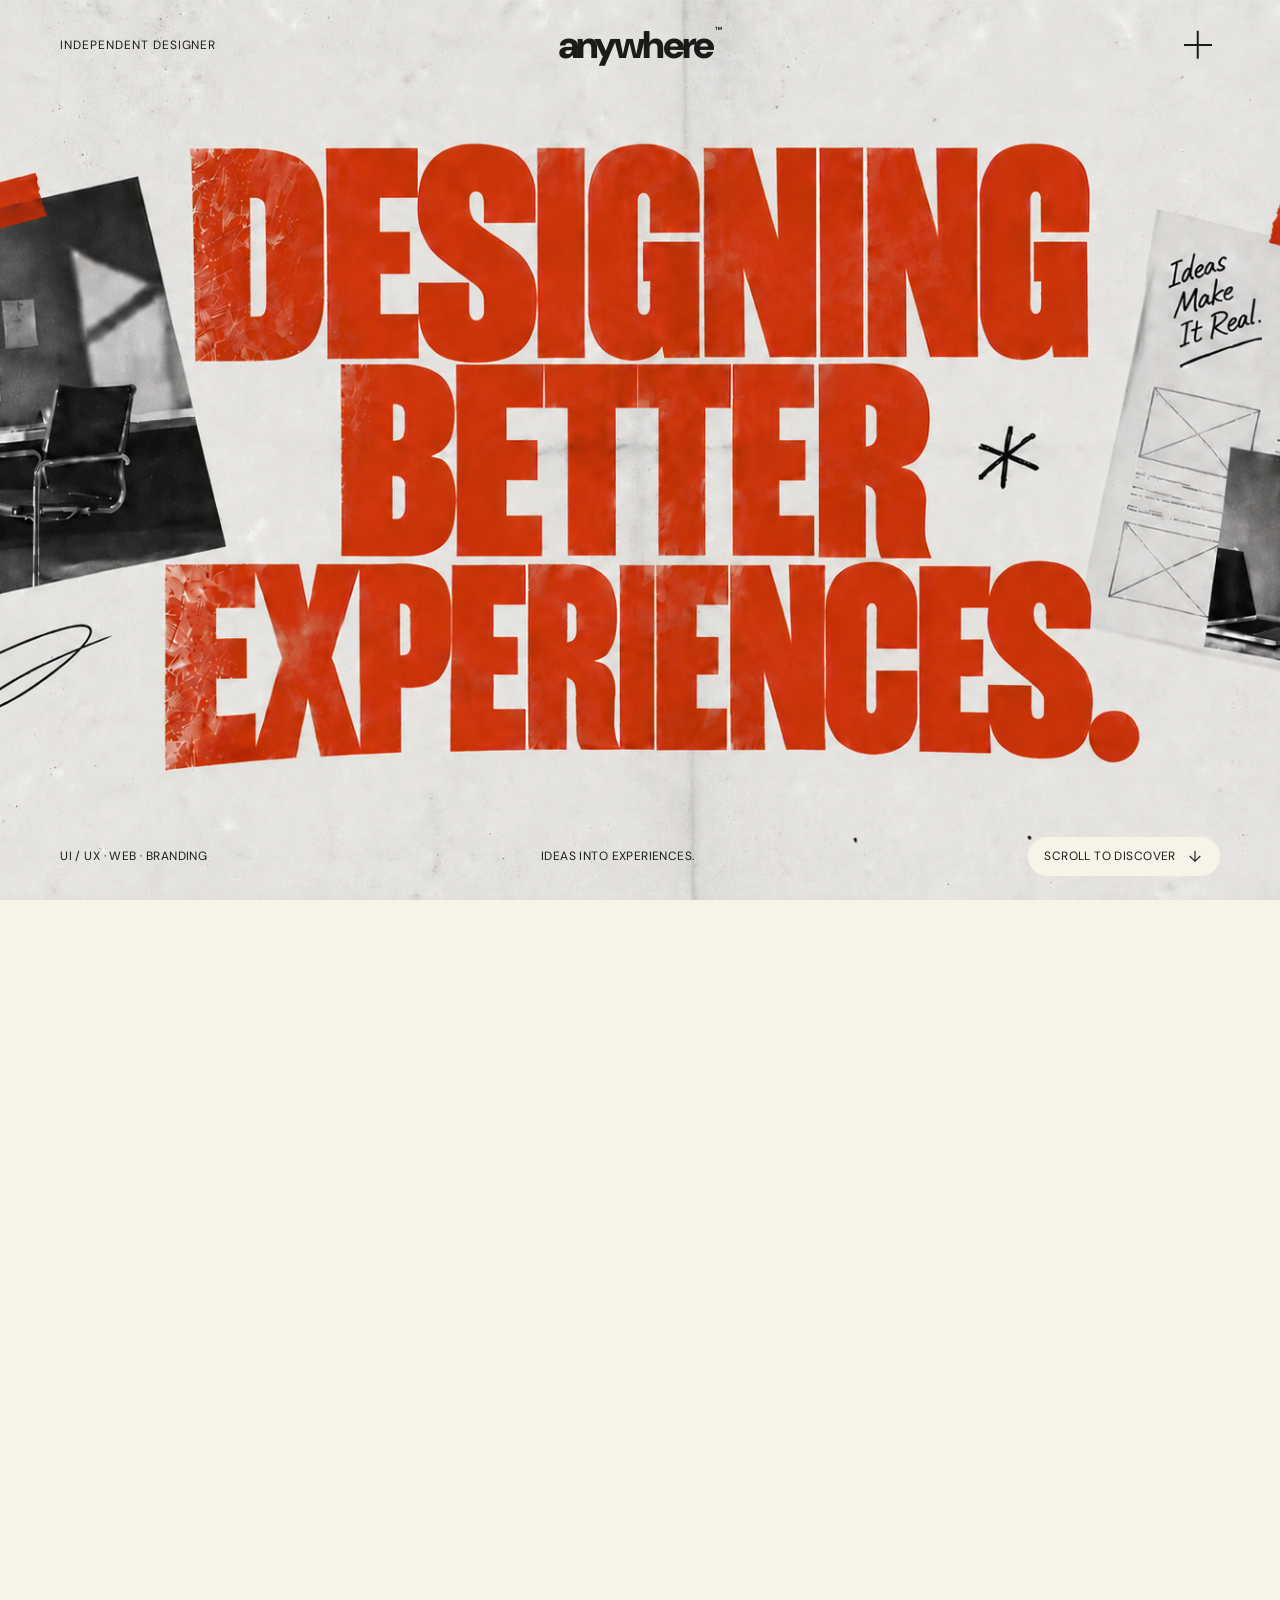
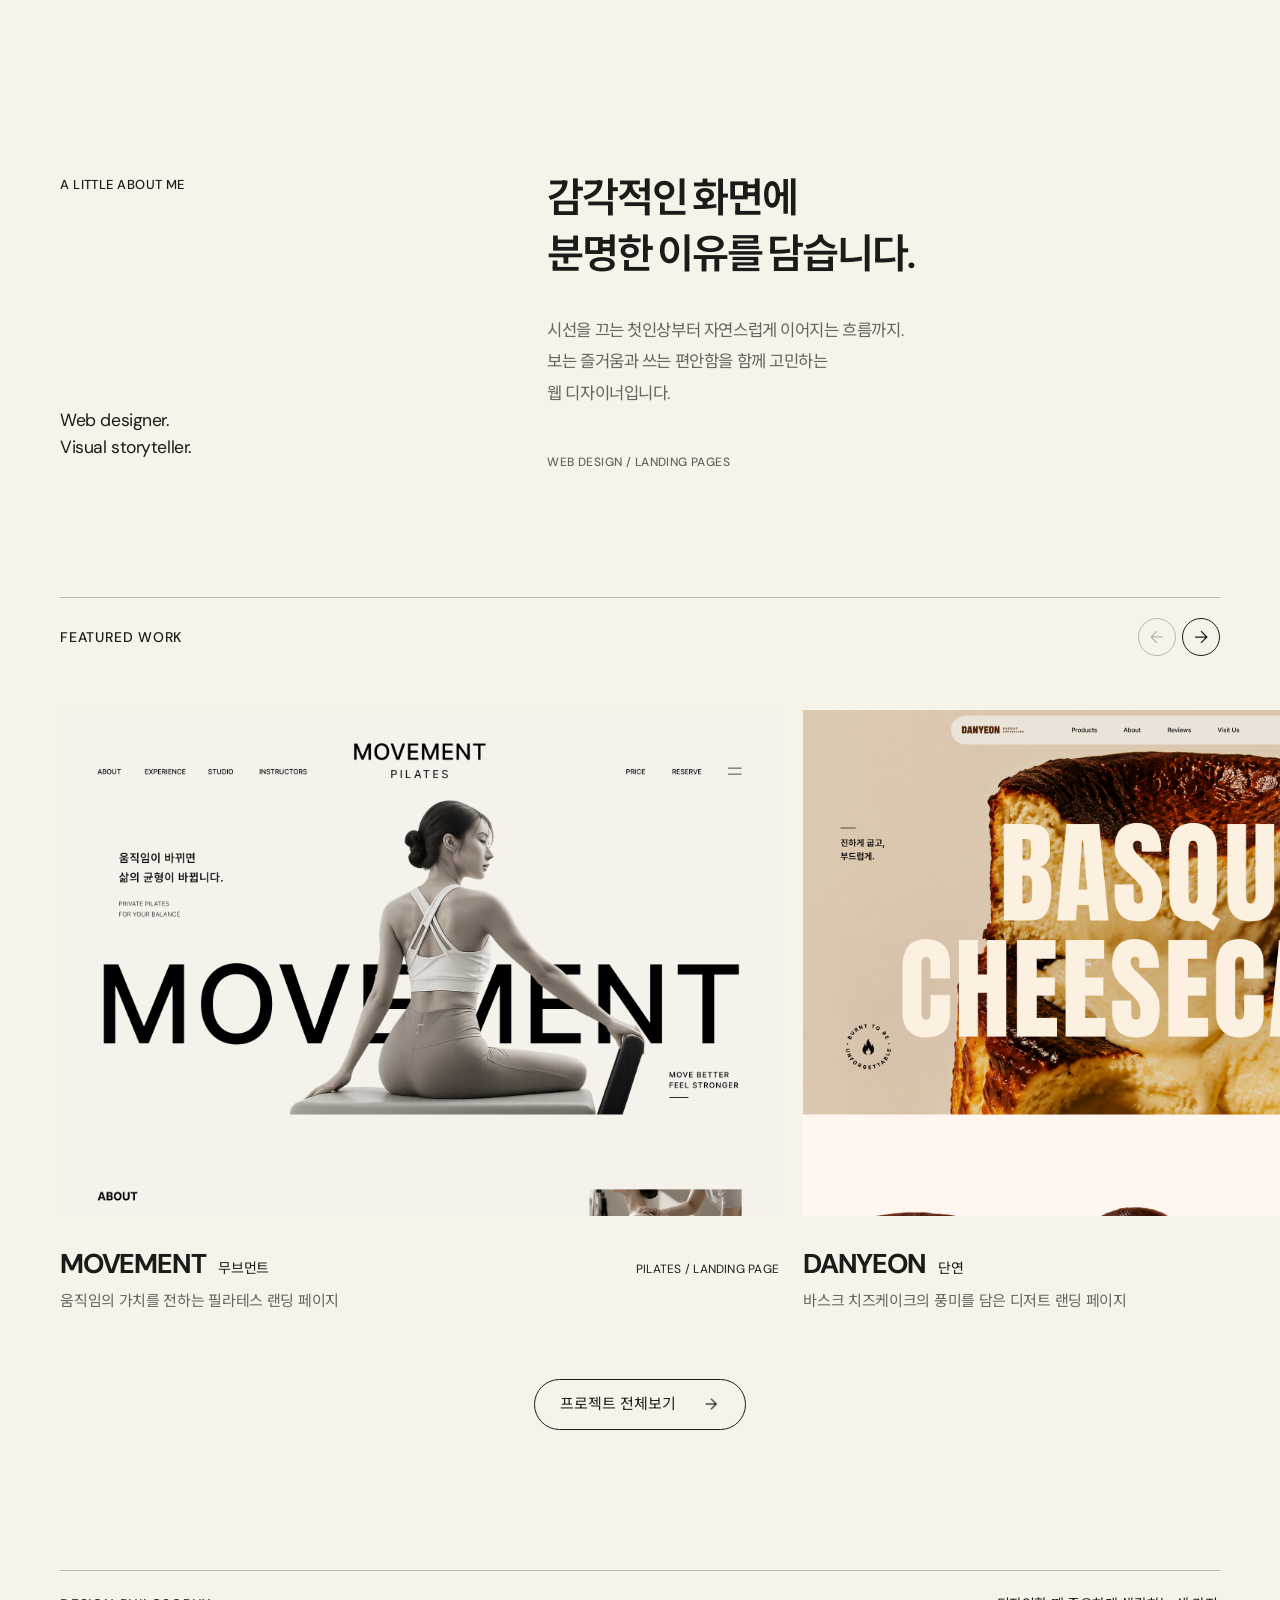
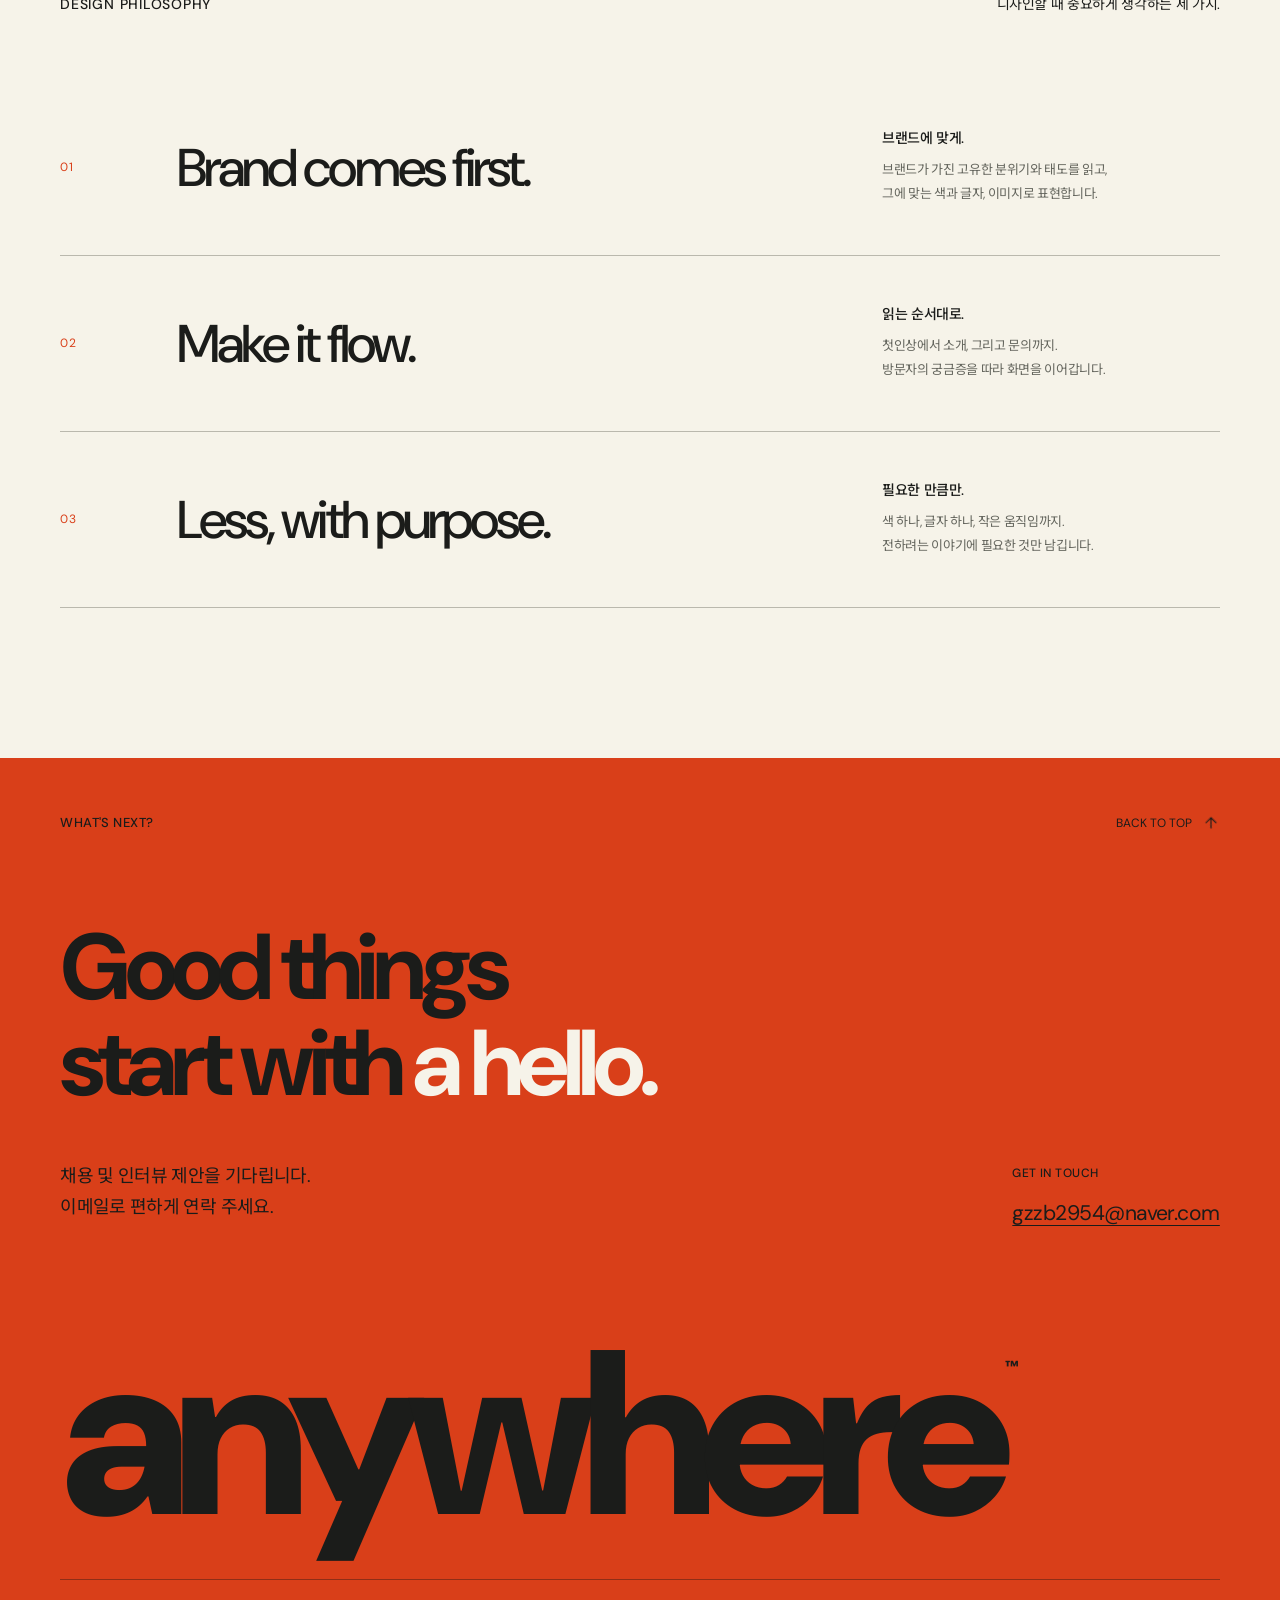
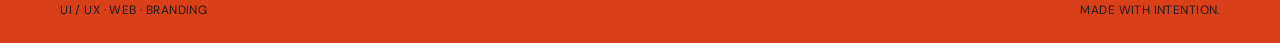
<file: index.html>
<!doctype html><html lang="ko"><head><meta charset="UTF-8"><meta name="viewport" content="width=device-width,initial-scale=1"><title>anywhere — Designing better experiences</title><meta name="description" content="작은 관찰에서 시작해 더 나은 경험을 만드는 디자이너. UI/UX, 웹, 브랜딩을 연결하는 anywhere의 포트폴리오."><meta name="theme-color" content="#f6f3e9"><link rel="icon" href="assets/favicon.svg" type="image/svg+xml"><link rel="stylesheet" href="design.css?v=corporate-projects-20260916"><script src="site.js?v=hero-aligned-20260916" defer></script></head><body id="top" class="home-page"><a class="skip" href="#main">본문으로 건너뛰기</a><header class="site-header"><span class="header-caption">INDEPENDENT DESIGNER</span><a class="wordmark" href="./" aria-label="anywhere 홈">anywhere<sup>™</sup></a><button class="menu-toggle" id="menu-toggle" type="button" aria-label="메뉴 열기" aria-controls="site-menu" aria-expanded="false"><span class="plus" aria-hidden="true"></span></button></header><dialog class="site-menu" id="site-menu" aria-label="사이트 메뉴"><div class="menu-head"><span class="eyebrow">EXPLORE ANYWHERE</span><button class="menu-close" type="button" aria-label="메뉴 닫기"><span class="plus" aria-hidden="true"></span></button></div><nav aria-label="메인 메뉴"><a href="./#projects"><span>Work</span><small>01</small></a><a href="./#about"><span>About</span><small>02</small></a><a href="./#contact"><span>Contact</span><small>03</small></a></nav><div class="menu-bottom"><span class="eyebrow">DESIGN WITH INTENTION.</span><p>작은 관찰에서 시작해,<br>더 나은 경험을 만듭니다.</p><span class="eyebrow">UI / UX · WEB · BRANDING</span></div></dialog><noscript><nav class="fallback-nav" aria-label="메인 메뉴"><a href="./#projects">Work</a><a href="./#about">About</a><a href="./#contact">Contact</a></nav></noscript><main id="main"><section class="hero" aria-labelledby="hero-title"><h1 class="sr-only" id="hero-title">Designing better experiences. anywhere design portfolio.</h1><div class="hero-stage"><div class="hero-frame"><div class="hero-visual"><div class="hero-art-window"><img class="hero-art" src="assets/hero.png?v=hero-aligned-20260916" width="1672" height="941" alt="오렌지색 Designing better experiences 타이포그래피와 흑백 사진으로 구성된 종이 콜라주" fetchpriority="high"></div></div></div><div class="hero-foot"><span>UI / UX · WEB · BRANDING</span><span>IDEAS INTO EXPERIENCES.</span><a href="#about">SCROLL TO DISCOVER <svg class="arrow arrow-down" viewBox="0 0 24 24" fill="none" aria-hidden="true"><path d="M7 17 17 7M7 7h10v10"/></svg></a></div></div></section><section class="about about-personal" id="about" aria-labelledby="about-title"><div class="about-layout"><div class="about-caption"><span class="eyebrow">A LITTLE ABOUT ME</span><p>Web designer.<br>Visual storyteller.</p></div><div class="about-copy"><h2 id="about-title">감각적인 화면에<br>분명한 이유를 담습니다.</h2><p>시선을 끄는 첫인상부터 자연스럽게 이어지는 흐름까지.<br>보는 즐거움과 쓰는 편안함을 함께 고민하는<br class="desktop-break"> 웹 디자이너입니다.</p><span class="eyebrow">WEB DESIGN / LANDING PAGES</span></div></div></section><section class="work" id="projects" aria-labelledby="work-title"><div class="section-bar"><h2 id="work-title">FEATURED WORK</h2><div class="work-actions"><div class="carousel-controls" aria-label="프로젝트 탐색"><button type="button" id="previous-project" aria-label="이전 프로젝트"><svg class="arrow arrow-left" viewBox="0 0 24 24" fill="none" aria-hidden="true"><path d="M7 17 17 7M7 7h10v10"/></svg></button><button type="button" id="next-project" aria-label="다음 프로젝트"><svg class="arrow arrow-right" viewBox="0 0 24 24" fill="none" aria-hidden="true"><path d="M7 17 17 7M7 7h10v10"/></svg></button></div></div></div><div class="work-track" id="work-track" tabindex="0" aria-label="프로젝트 목록, 가로로 스크롤할 수 있습니다"><article class="project"><a class="project-link" href="projects/movement/"><div class="project-image landing-thumbnail"><img src="assets/movement.png" width="1920" height="9188" alt="무브먼트 랜딩 페이지의 첫 화면" loading="lazy"><span class="project-open">VIEW PROJECT <svg class="arrow arrow-ne" viewBox="0 0 24 24" fill="none" aria-hidden="true"><path d="M7 17 17 7M7 7h10v10"/></svg></span></div><div class="project-meta"><h3>MOVEMENT <span class="project-korean">무브먼트</span></h3><span>PILATES / LANDING PAGE</span></div><p>움직임의 가치를 전하는 필라테스 랜딩 페이지</p></a></article><article class="project"><a class="project-link" href="projects/danyeon/"><div class="project-image landing-thumbnail"><img src="assets/danyeon.png" width="1920" height="7399" alt="단연 랜딩 페이지의 첫 화면" loading="lazy"><span class="project-open">VIEW PROJECT <svg class="arrow arrow-ne" viewBox="0 0 24 24" fill="none" aria-hidden="true"><path d="M7 17 17 7M7 7h10v10"/></svg></span></div><div class="project-meta"><h3>DANYEON <span class="project-korean">단연</span></h3><span>DESSERT / LANDING PAGE</span></div><p>바스크 치즈케이크의 풍미를 담은 디저트 랜딩 페이지</p></a></article><article class="project"><a class="project-link" href="projects/morrow/"><div class="project-image landing-thumbnail"><img src="assets/morrow-cover.jpg" width="1280" height="720" alt="MORROW의 커피 농장 이미지와 From somewhere, to someone. 문구가 담긴 첫 화면" loading="lazy"><span class="project-open">VIEW PROJECT <svg class="arrow arrow-ne" viewBox="0 0 24 24" fill="none" aria-hidden="true"><path d="M7 17 17 7M7 7h10v10"/></svg></span></div><div class="project-meta"><h3>MORROW <span class="project-korean">모로우</span></h3><span>COFFEE / LANDING PAGE</span></div><p>커피의 산지에서 한 잔의 일상으로 이어지는 브랜드 이야기</p></a></article><article class="project"><a class="project-link" href="projects/ligachem-bio/"><div class="project-image landing-thumbnail"><img src="assets/ligachem-bio.png" width="1920" height="10282" alt="리가켐바이오 웹사이트의 첫 화면" loading="lazy"><span class="project-open">VIEW PROJECT <svg class="arrow arrow-ne" viewBox="0 0 24 24" fill="none" aria-hidden="true"><path d="M7 17 17 7M7 7h10v10"/></svg></span></div><div class="project-meta"><h3>LIGACHEM BIO <span class="project-korean">리가켐바이오</span></h3><span>BIOTECH / WEBSITE</span></div><p>바이오 기술과 기업 정보를 선명하게 전하는 기업 웹사이트</p></a></article><article class="project"><a class="project-link" href="projects/coasiasemi/"><div class="project-image landing-thumbnail"><img src="assets/coasiasemi.png" width="1920" height="8232" alt="코아시아세미 웹사이트의 첫 화면" loading="lazy"><span class="project-open">VIEW PROJECT <svg class="arrow arrow-ne" viewBox="0 0 24 24" fill="none" aria-hidden="true"><path d="M7 17 17 7M7 7h10v10"/></svg></span></div><div class="project-meta"><h3>CoAsiaSEMI <span class="project-korean">코아시아세미</span></h3><span>SEMICONDUCTOR / WEBSITE</span></div><p>반도체 설계 역량과 사업 영역을 소개하는 기업 웹사이트</p></a></article></div><div class="work-footer"><a class="work-view-all" href="projects/">프로젝트 전체보기 <svg class="arrow arrow-right" viewBox="0 0 24 24" fill="none" aria-hidden="true"><path d="M7 17 17 7M7 7h10v10"/></svg></a></div></section><section class="disciplines philosophy-table" id="philosophy" aria-labelledby="philosophy-title">
  <div class="section-bar"><h2 id="philosophy-title">DESIGN PHILOSOPHY</h2><p class="philosophy-intro" lang="ko">디자인할 때 중요하게 생각하는 세 가지.</p></div>
  <ol class="principles-list">
    <li class="principle"><span class="principle-number" aria-hidden="true">01</span><h3 lang="en">Brand comes first.</h3><div class="principle-copy"><p class="principle-label">브랜드에 맞게.</p><p>브랜드가 가진 고유한 분위기와 태도를 읽고,<br>그에 맞는 색과 글자, 이미지로 표현합니다.</p></div></li>
    <li class="principle"><span class="principle-number" aria-hidden="true">02</span><h3 lang="en">Make it flow.</h3><div class="principle-copy"><p class="principle-label">읽는 순서대로.</p><p>첫인상에서 소개, 그리고 문의까지.<br>방문자의 궁금증을 따라 화면을 이어갑니다.</p></div></li>
    <li class="principle"><span class="principle-number" aria-hidden="true">03</span><h3 lang="en">Less, with purpose.</h3><div class="principle-copy"><p class="principle-label">필요한 만큼만.</p><p>색 하나, 글자 하나, 작은 움직임까지.<br>전하려는 이야기에 필요한 것만 남깁니다.</p></div></li>
  </ol>
</section><footer class="contact" id="contact"><div class="contact-top"><span class="eyebrow">WHAT'S NEXT?</span><a href="#top" class="back-top">BACK TO TOP <svg class="arrow arrow-up" viewBox="0 0 24 24" fill="none" aria-hidden="true"><path d="M7 17 17 7M7 7h10v10"/></svg></a></div><h2>Good things<br>start with <em>a hello.</em></h2><div class="contact-info"><p>채용 및 인터뷰 제안을 기다립니다.<br>이메일로 편하게 연락 주세요.</p><div><span class="eyebrow">GET IN TOUCH</span><p><a class="contact-email" href="mailto:gzzb2954@naver.com">gzzb2954@naver.com</a></p></div></div><a class="footer-wordmark" href="./" aria-label="anywhere 홈">anywhere<sup>™</sup></a><div class="footer-bottom"><span>UI / UX · WEB · BRANDING</span><span>MADE WITH INTENTION.</span></div></footer></main></body></html>
</file>
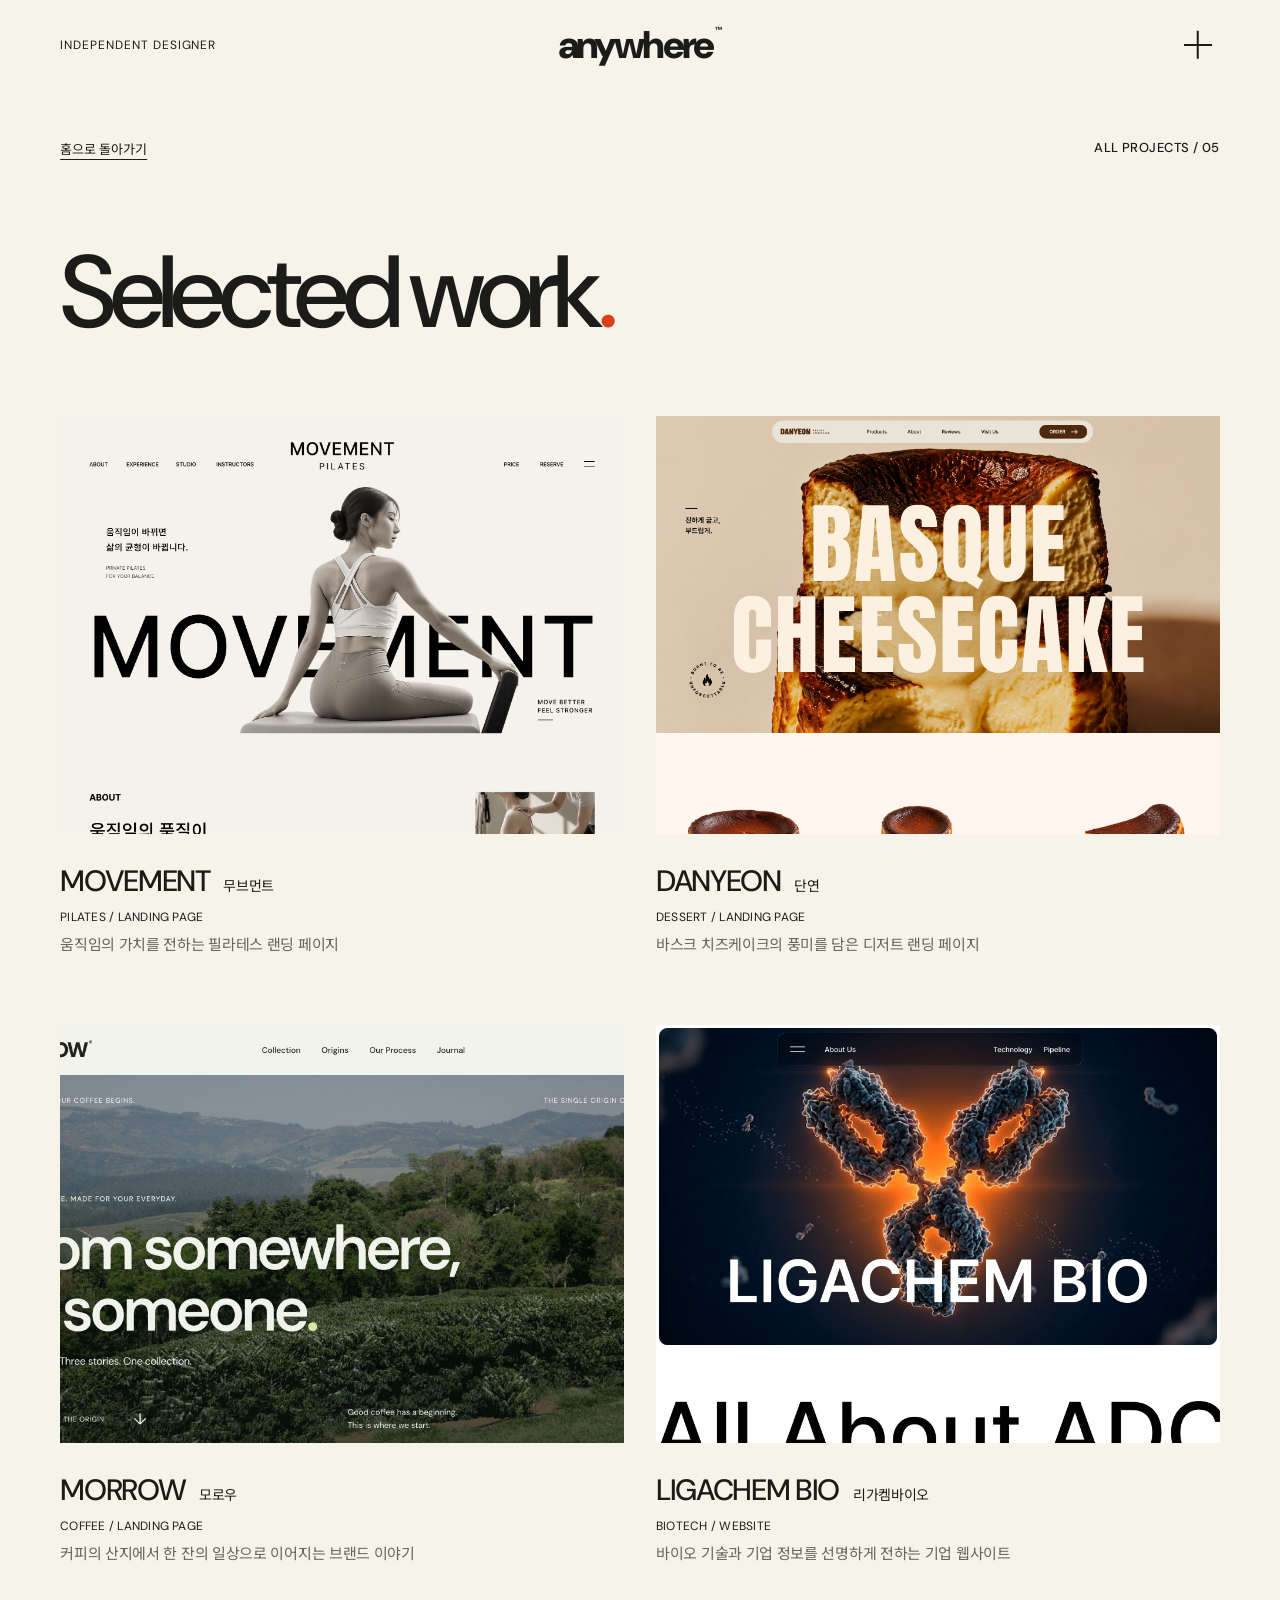
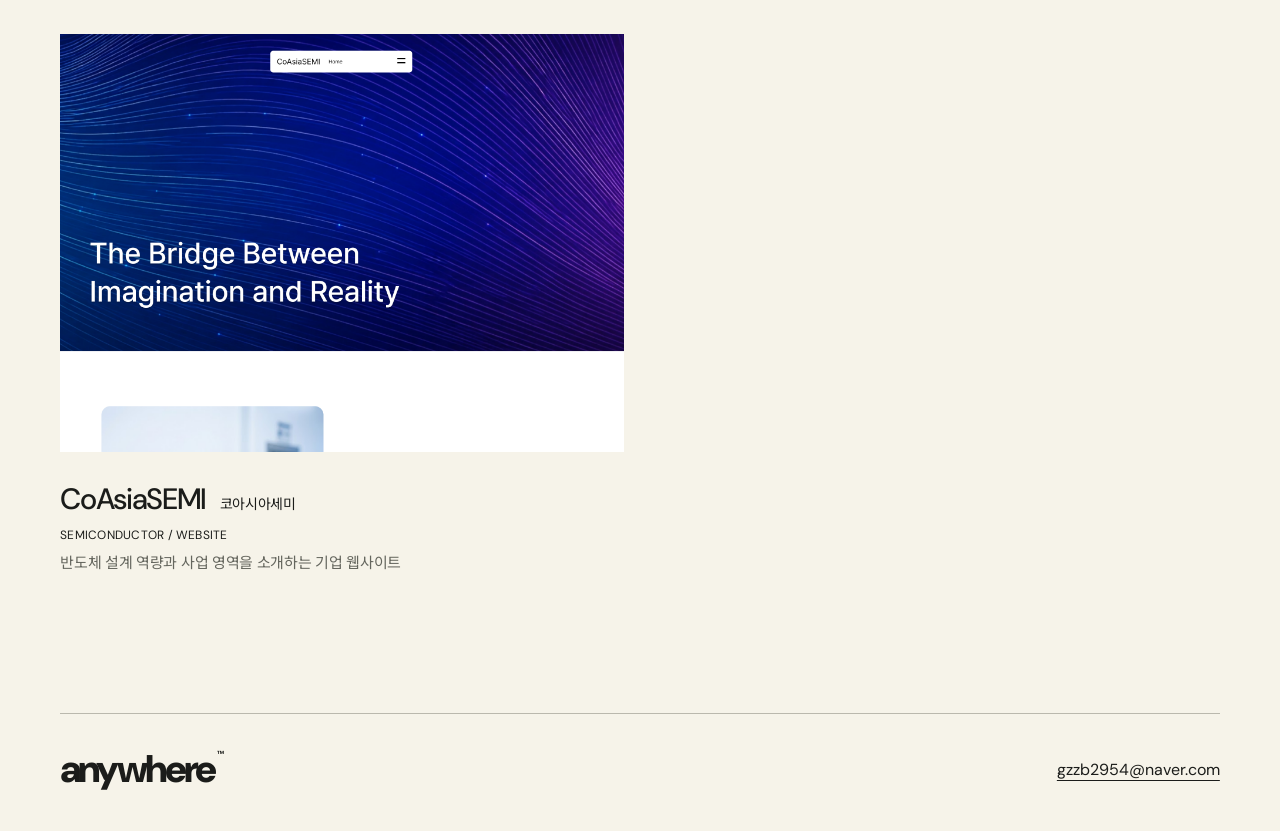
<file: projects/index.html>
<!doctype html><html lang="ko"><head><meta charset="UTF-8"><meta name="viewport" content="width=device-width,initial-scale=1"><title>전체 프로젝트 — anywhere</title><meta name="description" content="anywhere의 웹 디자인 프로젝트. 무브먼트, 단연, 모로우, 리가켐바이오, 코아시아세미의 웹사이트 디자인을 만나보세요."><meta name="theme-color" content="#f6f3e9"><link rel="icon" href="../assets/favicon.svg" type="image/svg+xml"><link rel="stylesheet" href="../design.css?v=corporate-projects-20260916"><script src="../site.js?v=spacing-1" defer></script></head><body class="archive-page" id="top"><a class="skip" href="#main">본문으로 건너뛰기</a><header class="site-header"><span class="header-caption">INDEPENDENT DESIGNER</span><a class="wordmark" href="../" aria-label="anywhere 홈">anywhere<sup>™</sup></a><button class="menu-toggle" id="menu-toggle" type="button" aria-label="메뉴 열기" aria-controls="site-menu" aria-expanded="false"><span class="plus" aria-hidden="true"></span></button></header><dialog class="site-menu" id="site-menu" aria-label="사이트 메뉴"><div class="menu-head"><span class="eyebrow">EXPLORE ANYWHERE</span><button class="menu-close" type="button" aria-label="메뉴 닫기"><span class="plus" aria-hidden="true"></span></button></div><nav aria-label="메인 메뉴"><a href="../#projects"><span>Work</span><small>01</small></a><a href="../#about"><span>About</span><small>02</small></a><a href="../#contact"><span>Contact</span><small>03</small></a></nav><div class="menu-bottom"><span class="eyebrow">DESIGN WITH INTENTION.</span><p>작은 관찰에서 시작해,<br>더 나은 경험을 만듭니다.</p><span class="eyebrow">UI / UX · WEB · BRANDING</span></div></dialog><noscript><nav class="fallback-nav" aria-label="메인 메뉴"><a href="../#projects">Work</a><a href="../#about">About</a><a href="../#contact">Contact</a></nav></noscript><main id="main"><section class="project-archive" aria-labelledby="archive-title"><div class="archive-top"><a class="return-link" href="../#projects">홈으로 돌아가기</a><span class="eyebrow">ALL PROJECTS / 05</span></div><h1 id="archive-title">Selected work<span>.</span></h1><div class="archive-grid"><article class="project"><a class="project-link" href="movement/"><div class="project-image landing-thumbnail"><img src="../assets/movement.png" width="1920" height="9188" alt="무브먼트 랜딩 페이지의 첫 화면" loading="lazy"><span class="project-open">VIEW PROJECT <svg class="arrow arrow-ne" viewBox="0 0 24 24" fill="none" aria-hidden="true"><path d="M7 17 17 7M7 7h10v10"/></svg></span></div><div class="project-meta"><h2>MOVEMENT <span class="project-korean">무브먼트</span></h2><span>PILATES / LANDING PAGE</span></div><p>움직임의 가치를 전하는 필라테스 랜딩 페이지</p></a></article><article class="project"><a class="project-link" href="danyeon/"><div class="project-image landing-thumbnail"><img src="../assets/danyeon.png" width="1920" height="7399" alt="단연 랜딩 페이지의 첫 화면" loading="lazy"><span class="project-open">VIEW PROJECT <svg class="arrow arrow-ne" viewBox="0 0 24 24" fill="none" aria-hidden="true"><path d="M7 17 17 7M7 7h10v10"/></svg></span></div><div class="project-meta"><h2>DANYEON <span class="project-korean">단연</span></h2><span>DESSERT / LANDING PAGE</span></div><p>바스크 치즈케이크의 풍미를 담은 디저트 랜딩 페이지</p></a></article><article class="project"><a class="project-link" href="morrow/"><div class="project-image landing-thumbnail"><img src="../assets/morrow-cover.jpg" width="1280" height="720" alt="MORROW의 커피 농장 이미지와 From somewhere, to someone. 문구가 담긴 첫 화면" loading="lazy"><span class="project-open">VIEW PROJECT <svg class="arrow arrow-ne" viewBox="0 0 24 24" fill="none" aria-hidden="true"><path d="M7 17 17 7M7 7h10v10"/></svg></span></div><div class="project-meta"><h2>MORROW <span class="project-korean">모로우</span></h2><span>COFFEE / LANDING PAGE</span></div><p>커피의 산지에서 한 잔의 일상으로 이어지는 브랜드 이야기</p></a></article><article class="project"><a class="project-link" href="ligachem-bio/"><div class="project-image landing-thumbnail"><img src="../assets/ligachem-bio.png" width="1920" height="10282" alt="리가켐바이오 웹사이트의 첫 화면" loading="lazy"><span class="project-open">VIEW PROJECT <svg class="arrow arrow-ne" viewBox="0 0 24 24" fill="none" aria-hidden="true"><path d="M7 17 17 7M7 7h10v10"/></svg></span></div><div class="project-meta"><h2>LIGACHEM BIO <span class="project-korean">리가켐바이오</span></h2><span>BIOTECH / WEBSITE</span></div><p>바이오 기술과 기업 정보를 선명하게 전하는 기업 웹사이트</p></a></article><article class="project"><a class="project-link" href="coasiasemi/"><div class="project-image landing-thumbnail"><img src="../assets/coasiasemi.png" width="1920" height="8232" alt="코아시아세미 웹사이트의 첫 화면" loading="lazy"><span class="project-open">VIEW PROJECT <svg class="arrow arrow-ne" viewBox="0 0 24 24" fill="none" aria-hidden="true"><path d="M7 17 17 7M7 7h10v10"/></svg></span></div><div class="project-meta"><h2>CoAsiaSEMI <span class="project-korean">코아시아세미</span></h2><span>SEMICONDUCTOR / WEBSITE</span></div><p>반도체 설계 역량과 사업 영역을 소개하는 기업 웹사이트</p></a></article></div></section></main><footer class="archive-footer"><a class="wordmark" href="../" aria-label="anywhere 홈">anywhere<sup>™</sup></a><a class="contact-email" href="mailto:gzzb2954@naver.com">gzzb2954@naver.com</a></footer></body></html>
</file>
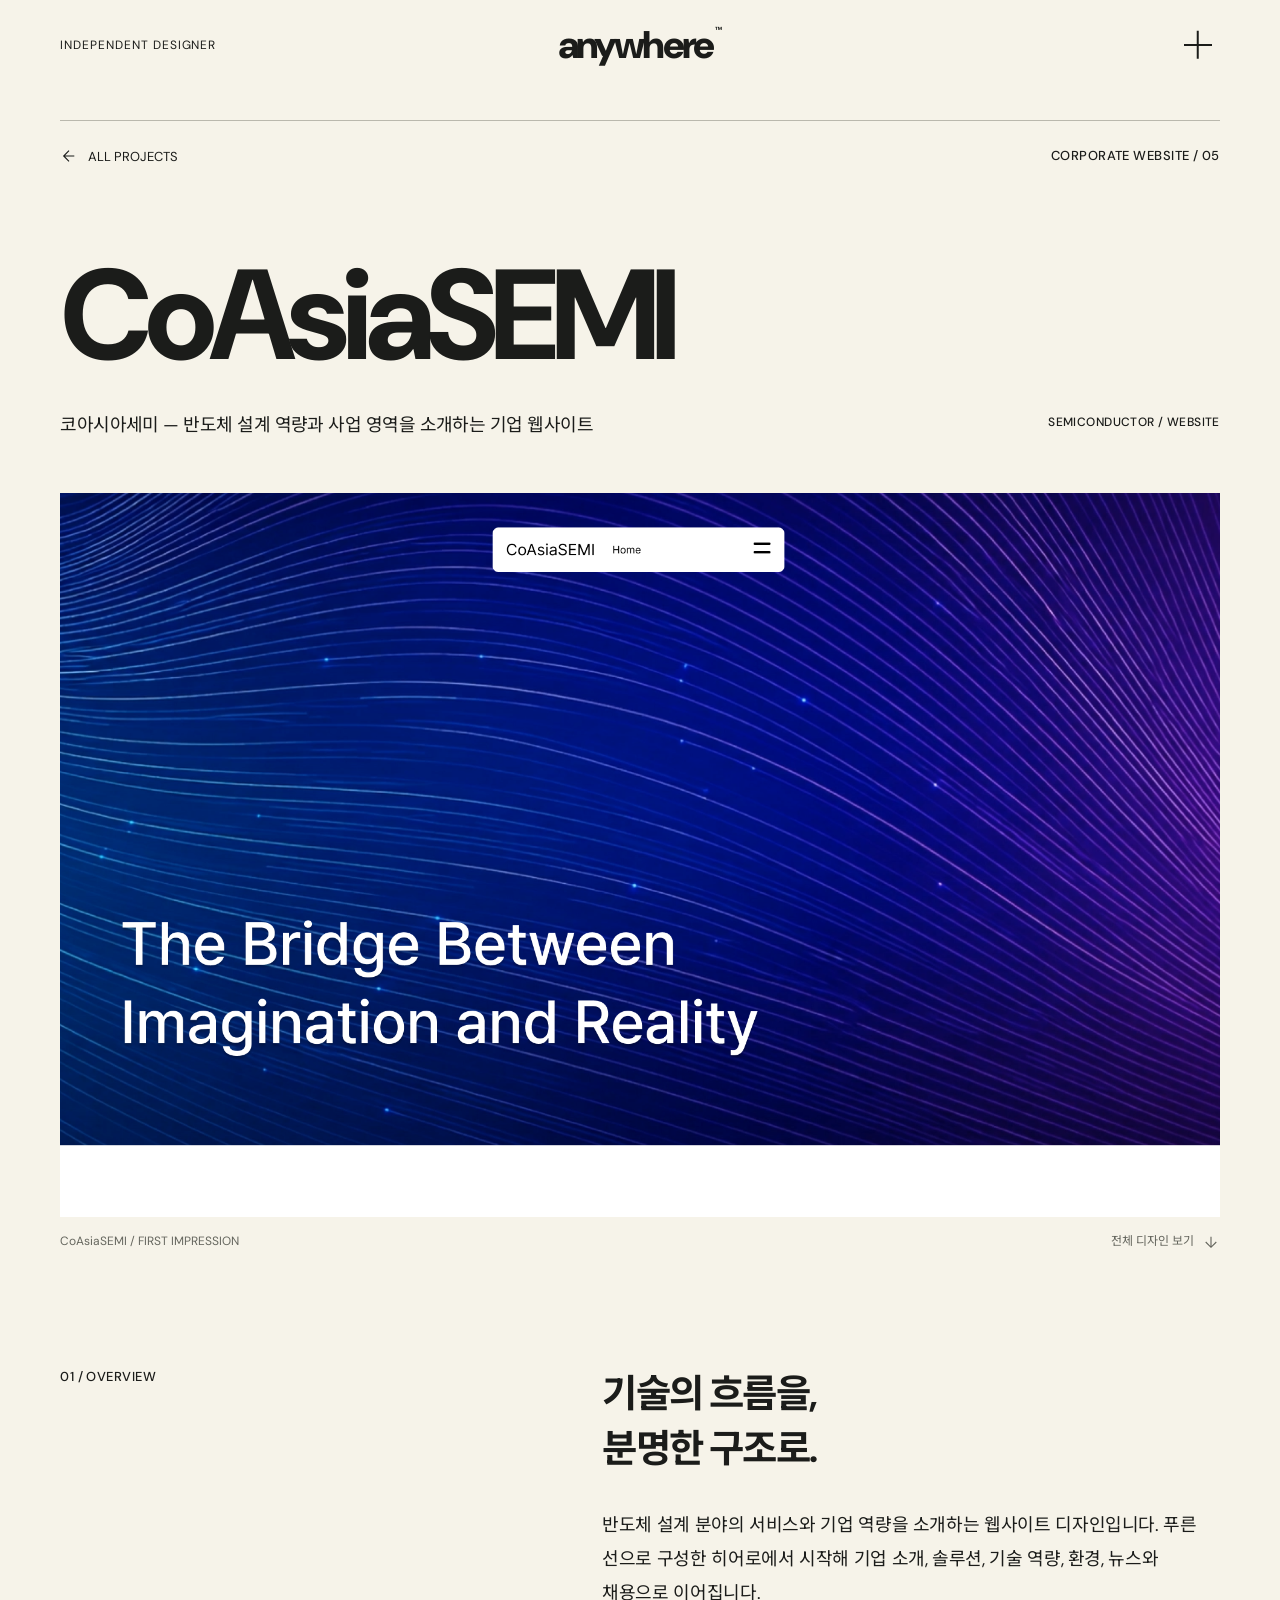
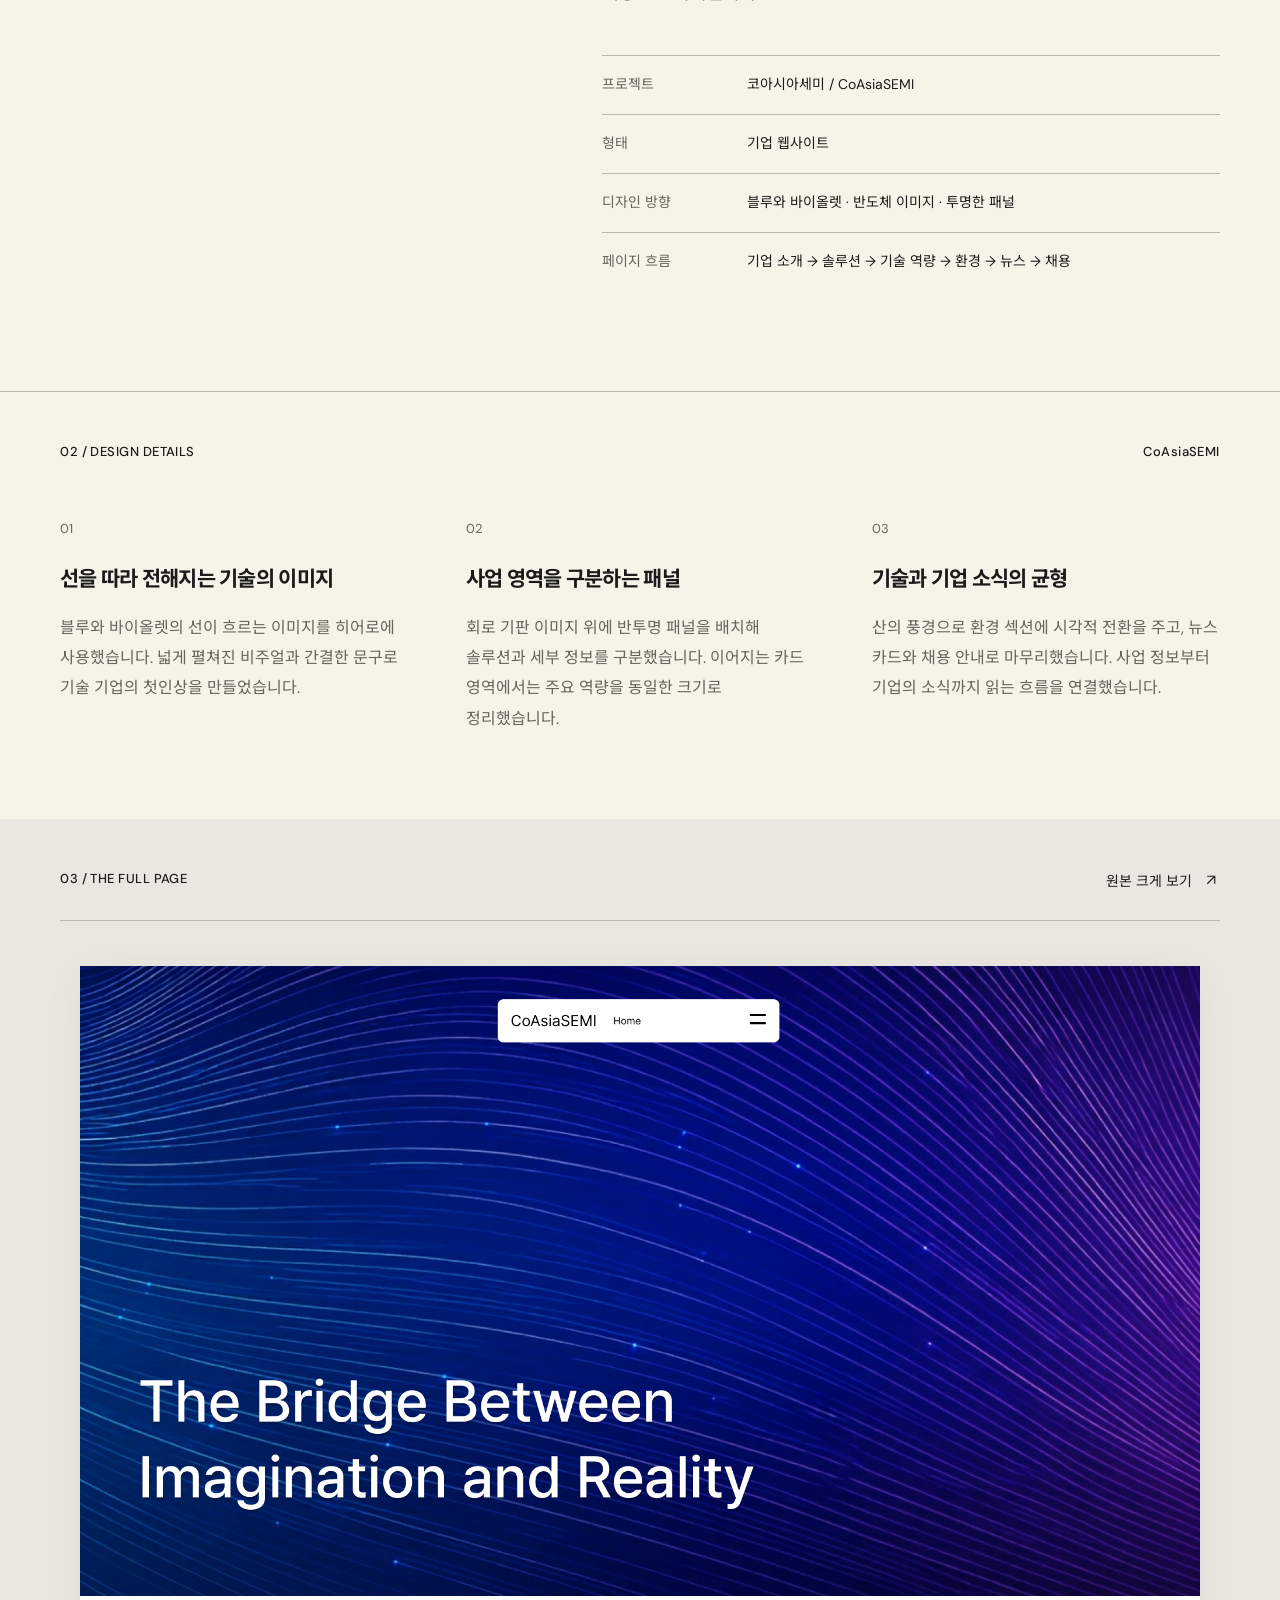
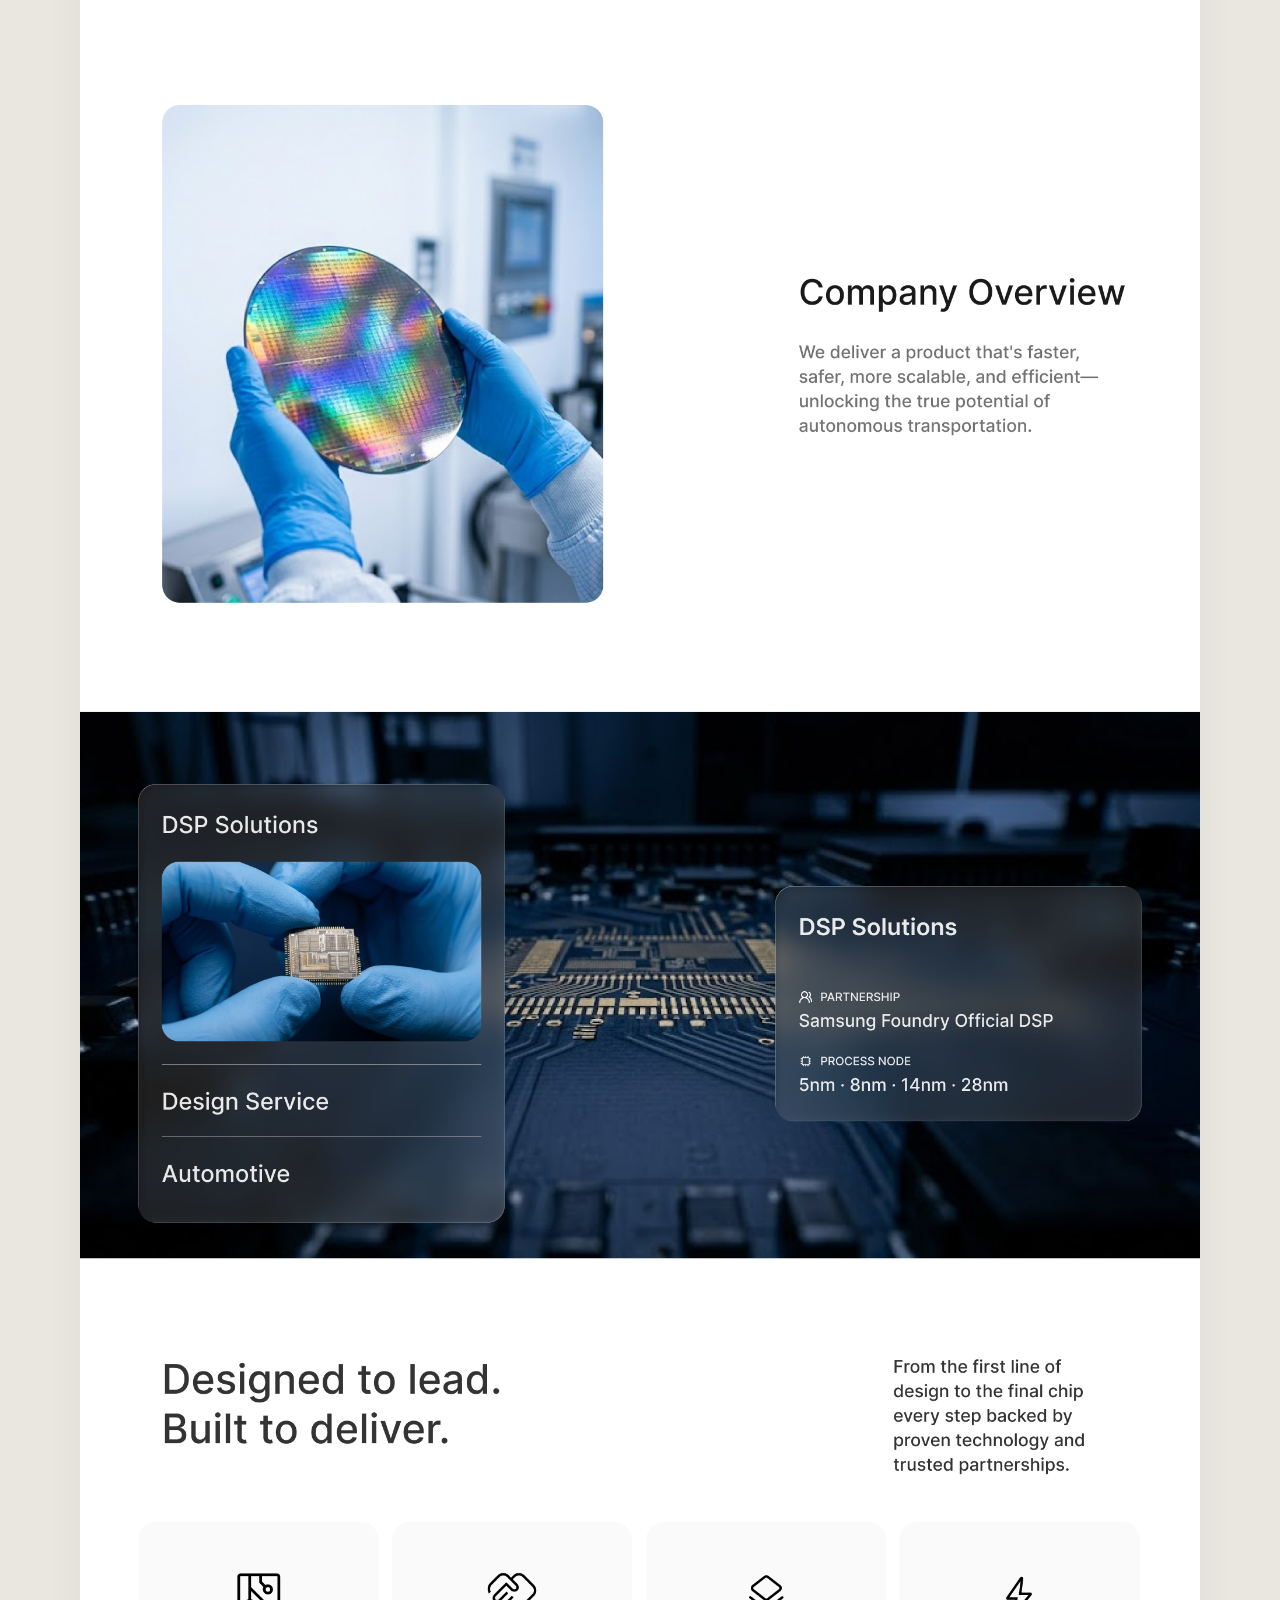
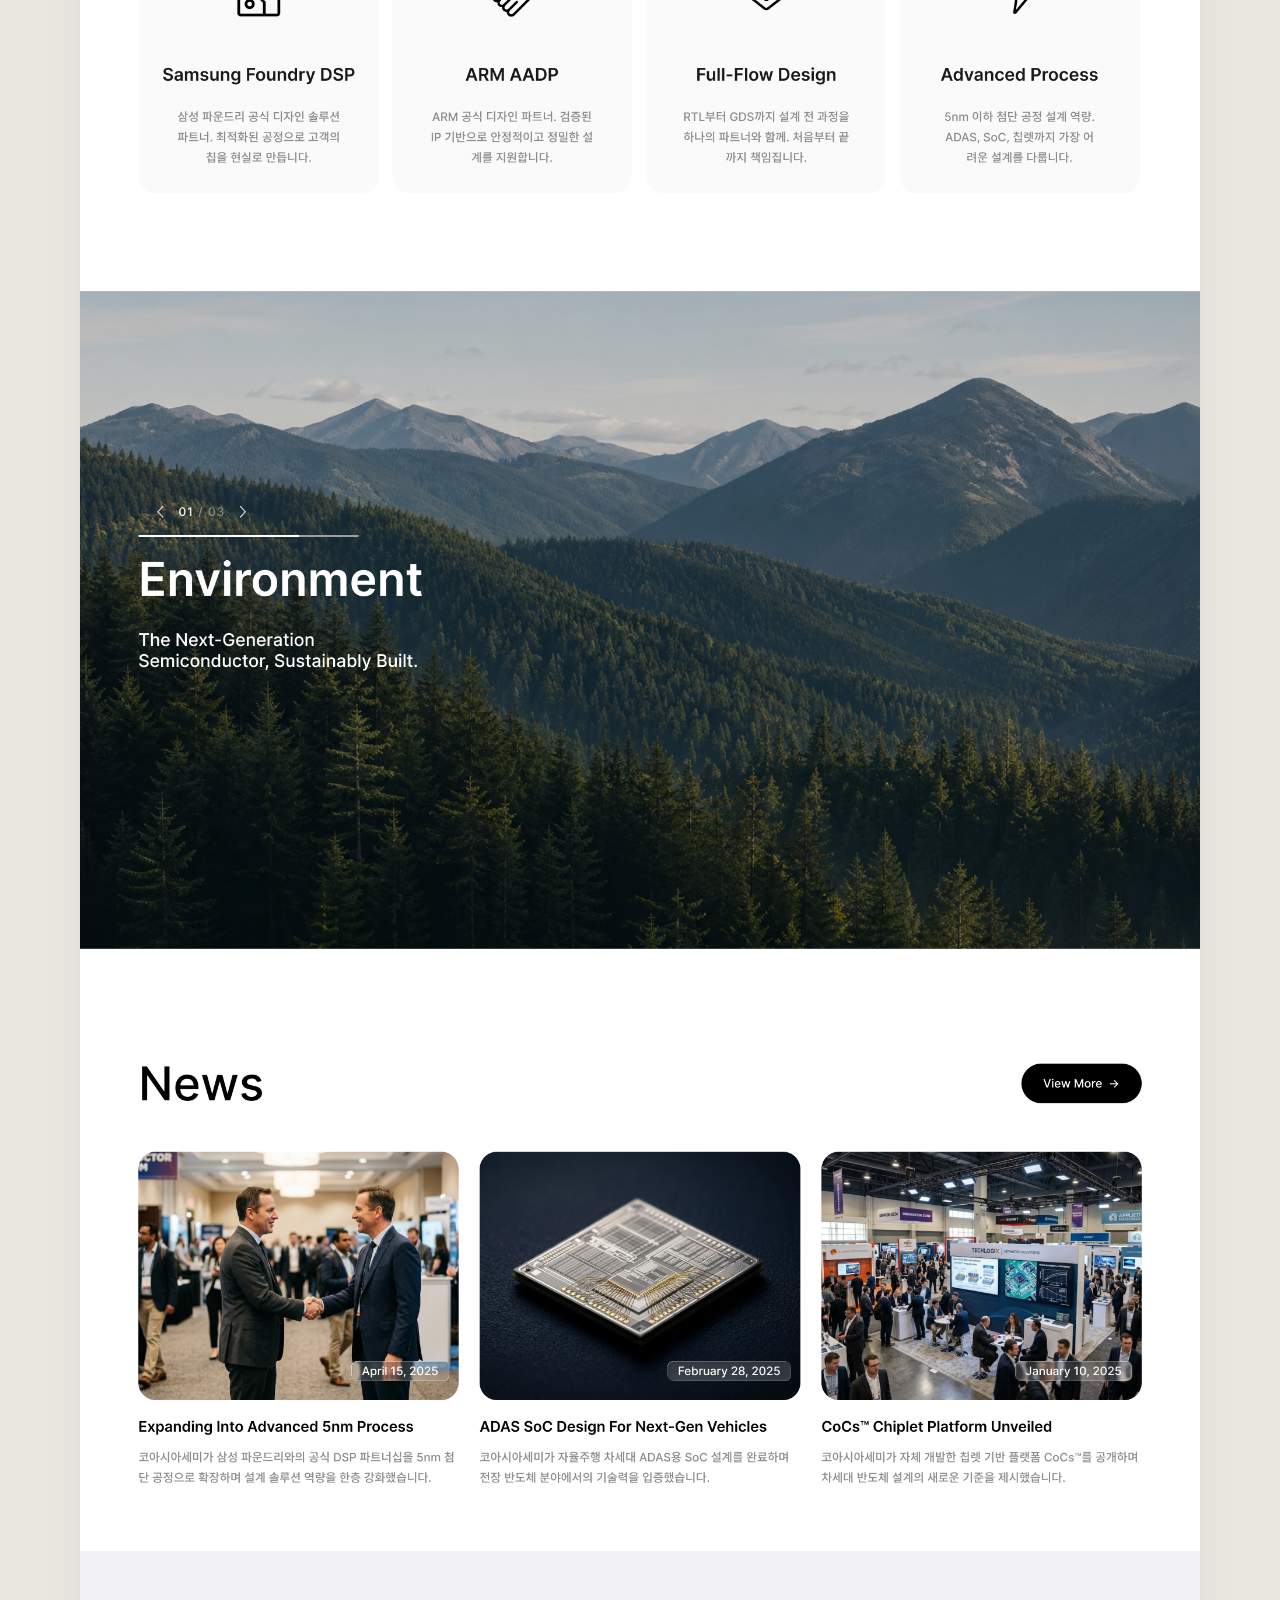
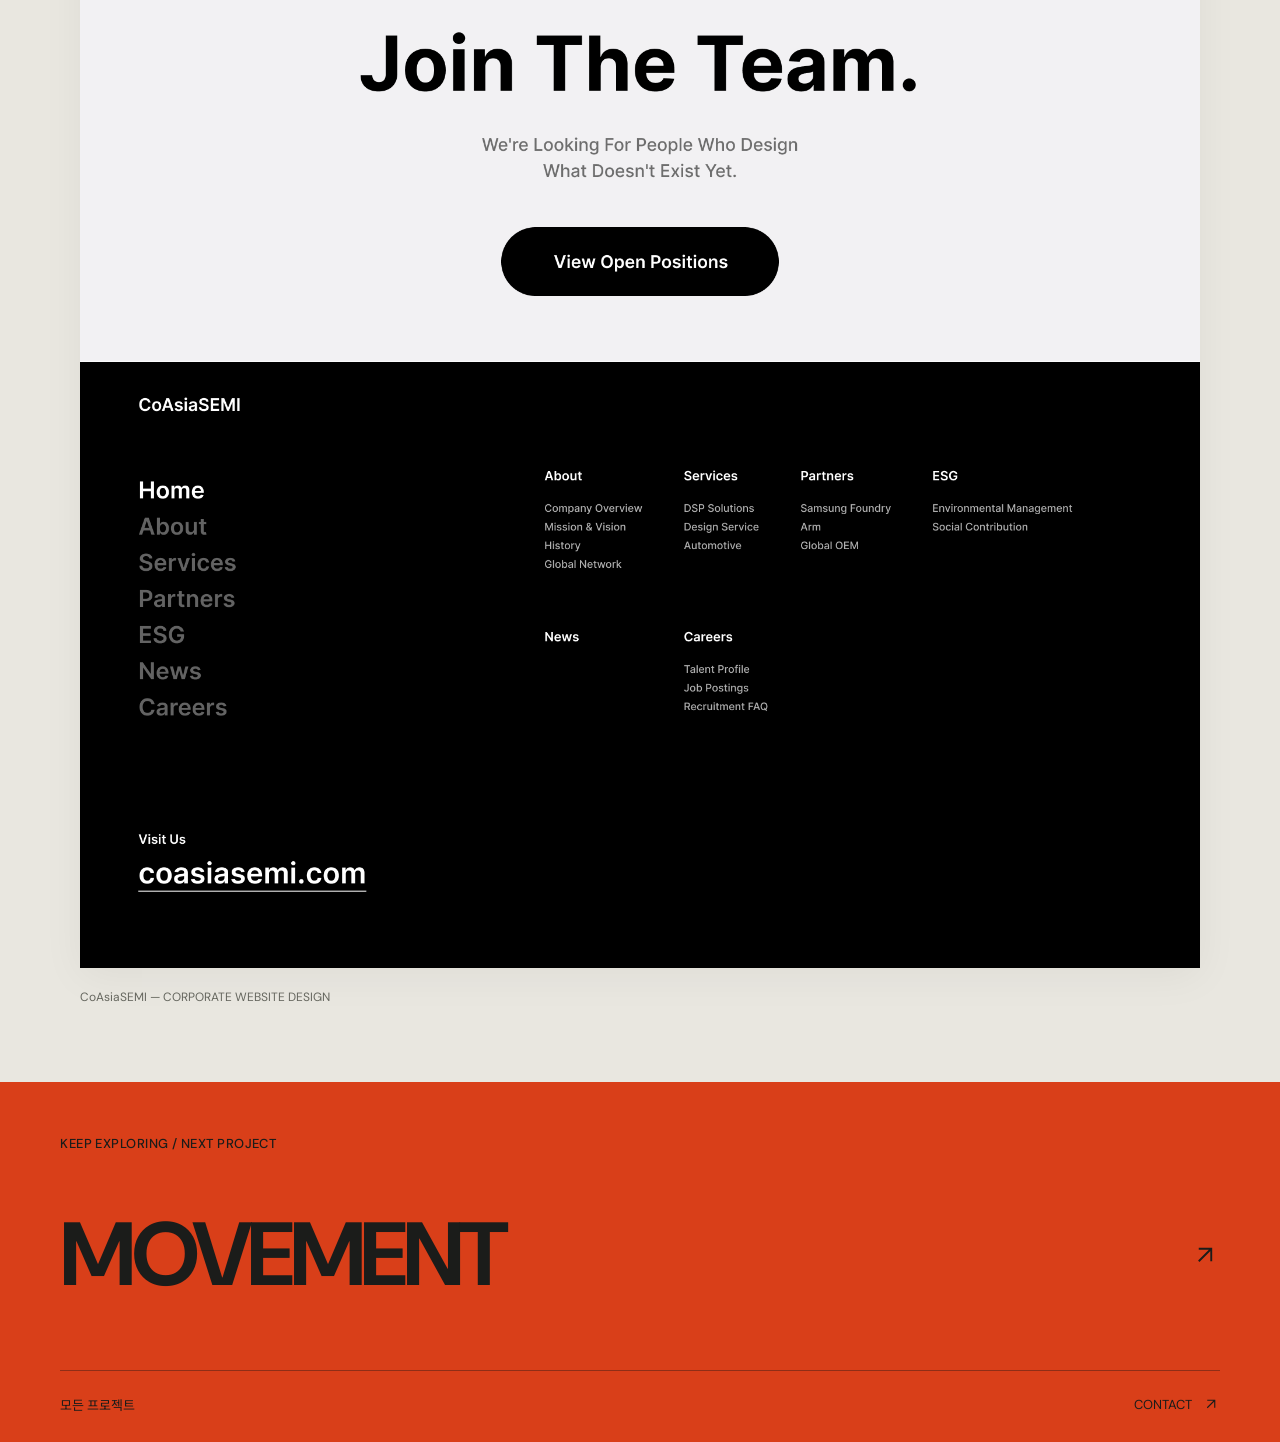
<file: projects/coasiasemi/index.html>
<!doctype html><html lang="ko"><head><meta charset="UTF-8"><meta name="viewport" content="width=device-width,initial-scale=1"><title>코아시아세미 CoAsiaSEMI — anywhere</title><meta name="description" content="반도체 설계 역량과 사업 영역을 소개하는 기업 웹사이트. 반도체 설계 분야의 서비스와 기업 역량을 소개하는 웹사이트 디자인입니다. 푸른 선으로 구성한 히어로에서 시작해 기업 소개, 솔루션, 기술 역량, 환경, 뉴스와 채용으로 이어집니다."><meta name="theme-color" content="#f6f3e9"><link rel="icon" href="../../assets/favicon.svg" type="image/svg+xml"><link rel="stylesheet" href="../../design.css?v=corporate-projects-20260916"><script src="../../site.js?v=spacing-1" defer></script></head><body class="case-page corporate-page" id="top"><a class="skip" href="#main">본문으로 건너뛰기</a><header class="site-header"><span class="header-caption">INDEPENDENT DESIGNER</span><a class="wordmark" href="../../" aria-label="anywhere 홈">anywhere<sup>™</sup></a><button class="menu-toggle" id="menu-toggle" type="button" aria-label="메뉴 열기" aria-controls="site-menu" aria-expanded="false"><span class="plus" aria-hidden="true"></span></button></header><dialog class="site-menu" id="site-menu" aria-label="사이트 메뉴"><div class="menu-head"><span class="eyebrow">EXPLORE ANYWHERE</span><button class="menu-close" type="button" aria-label="메뉴 닫기"><span class="plus" aria-hidden="true"></span></button></div><nav aria-label="메인 메뉴"><a href="../../#projects"><span>Work</span><small>01</small></a><a href="../../#about"><span>About</span><small>02</small></a><a href="../../#contact"><span>Contact</span><small>03</small></a></nav><div class="menu-bottom"><span class="eyebrow">DESIGN WITH INTENTION.</span><p>작은 관찰에서 시작해,<br>더 나은 경험을 만듭니다.</p><span class="eyebrow">UI / UX · WEB · BRANDING</span></div></dialog><noscript><nav class="fallback-nav" aria-label="메인 메뉴"><a href="../../#projects">Work</a><a href="../../#about">About</a><a href="../../#contact">Contact</a></nav></noscript><main id="main"><section class="case-intro section-pad"><div class="section-top"><a class="return-link" href="../"><svg class="arrow arrow-left" viewBox="0 0 24 24" fill="none" aria-hidden="true"><path d="M7 17 17 7M7 7h10v10"/></svg> ALL PROJECTS</a><span class="eyebrow">CORPORATE WEBSITE / 05</span></div><h1>CoAsiaSEMI</h1><div class="case-subtitle"><p>코아시아세미 — 반도체 설계 역량과 사업 영역을 소개하는 기업 웹사이트</p><span class="eyebrow">SEMICONDUCTOR / WEBSITE</span></div></section><figure class="case-cover landing-cover"><div class="landing-cover-window"><img src="../../assets/coasiasemi.png" width="1920" height="8232" alt="코아시아세미 웹사이트 히어로 디자인" fetchpriority="high"></div><figcaption>CoAsiaSEMI / FIRST IMPRESSION<a href="#full-design">전체 디자인 보기 <svg class="arrow arrow-down" viewBox="0 0 24 24" fill="none" aria-hidden="true"><path d="M7 17 17 7M7 7h10v10"/></svg></a></figcaption></figure><section class="case-overview section-pad"><div class="case-section-label eyebrow">01 / OVERVIEW</div><div><h2>기술의 흐름을,<br>분명한 구조로.</h2><p class="case-intro-copy">반도체 설계 분야의 서비스와 기업 역량을 소개하는 웹사이트 디자인입니다. 푸른 선으로 구성한 히어로에서 시작해 기업 소개, 솔루션, 기술 역량, 환경, 뉴스와 채용으로 이어집니다.</p><dl class="case-facts"><div><dt>프로젝트</dt><dd>코아시아세미 / CoAsiaSEMI</dd></div><div><dt>형태</dt><dd>기업 웹사이트</dd></div><div><dt>디자인 방향</dt><dd>블루와 바이올렛 · 반도체 이미지 · 투명한 패널</dd></div><div><dt>페이지 흐름</dt><dd>기업 소개 → 솔루션 → 기술 역량 → 환경 → 뉴스 → 채용</dd></div></dl></div></section><section class="case-direction section-pad"><div class="section-top"><span class="eyebrow">02 / DESIGN DETAILS</span><span class="eyebrow">CoAsiaSEMI</span></div><div class="design-notes"><article><span class="note-number">01</span><h3>선을 따라 전해지는 기술의 이미지</h3><p>블루와 바이올렛의 선이 흐르는 이미지를 히어로에 사용했습니다. 넓게 펼쳐진 비주얼과 간결한 문구로 기술 기업의 첫인상을 만들었습니다.</p></article><article><span class="note-number">02</span><h3>사업 영역을 구분하는 패널</h3><p>회로 기판 이미지 위에 반투명 패널을 배치해 솔루션과 세부 정보를 구분했습니다. 이어지는 카드 영역에서는 주요 역량을 동일한 크기로 정리했습니다.</p></article><article><span class="note-number">03</span><h3>기술과 기업 소식의 균형</h3><p>산의 풍경으로 환경 섹션에 시각적 전환을 주고, 뉴스 카드와 채용 안내로 마무리했습니다. 사업 정보부터 기업의 소식까지 읽는 흐름을 연결했습니다.</p></article></div></section><section class="full-design section-pad" id="full-design" aria-labelledby="full-design-title"><div class="section-top"><h2 class="eyebrow" id="full-design-title">03 / THE FULL PAGE</h2><a href="../../assets/coasiasemi.png" target="_blank" rel="noopener" class="original-link" aria-label="코아시아세미 원본 이미지 새 탭에서 크게 보기">원본 크게 보기 <svg class="arrow arrow-ne" viewBox="0 0 24 24" fill="none" aria-hidden="true"><path d="M7 17 17 7M7 7h10v10"/></svg></a></div><figure><img src="../../assets/coasiasemi.png" width="1920" height="8232" alt="코아시아세미 웹사이트 전체 디자인. 기업 소개 → 솔루션 → 기술 역량 → 환경 → 뉴스 → 채용" loading="lazy"><figcaption>CoAsiaSEMI — CORPORATE WEBSITE DESIGN</figcaption></figure></section><section class="case-next section-pad"><span class="eyebrow">KEEP EXPLORING / NEXT PROJECT</span><a href="../movement/"><h2>MOVEMENT</h2><svg class="arrow arrow-ne" viewBox="0 0 24 24" fill="none" aria-hidden="true"><path d="M7 17 17 7M7 7h10v10"/></svg></a><div class="case-end"><a href="../../#projects">모든 프로젝트</a><a href="../../#contact">CONTACT <svg class="arrow arrow-ne" viewBox="0 0 24 24" fill="none" aria-hidden="true"><path d="M7 17 17 7M7 7h10v10"/></svg></a></div></section></main></body></html>
</file>
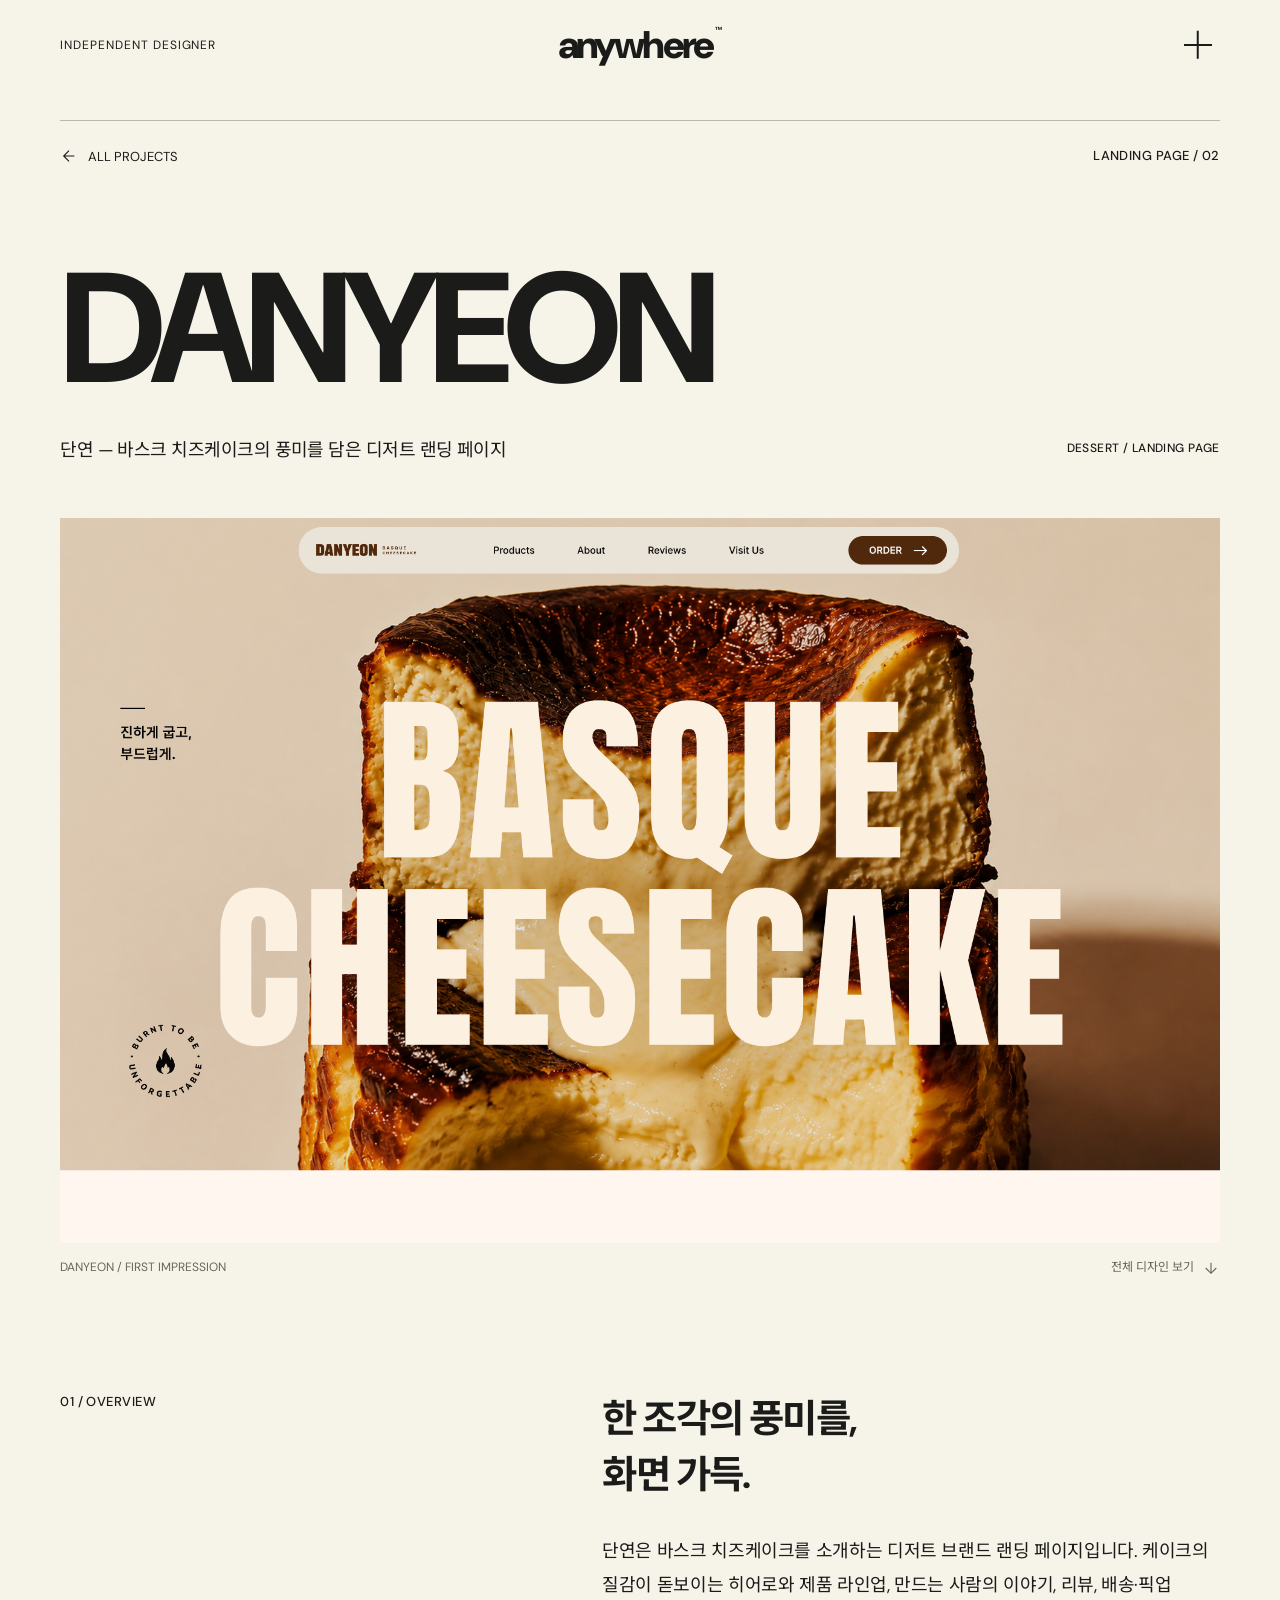
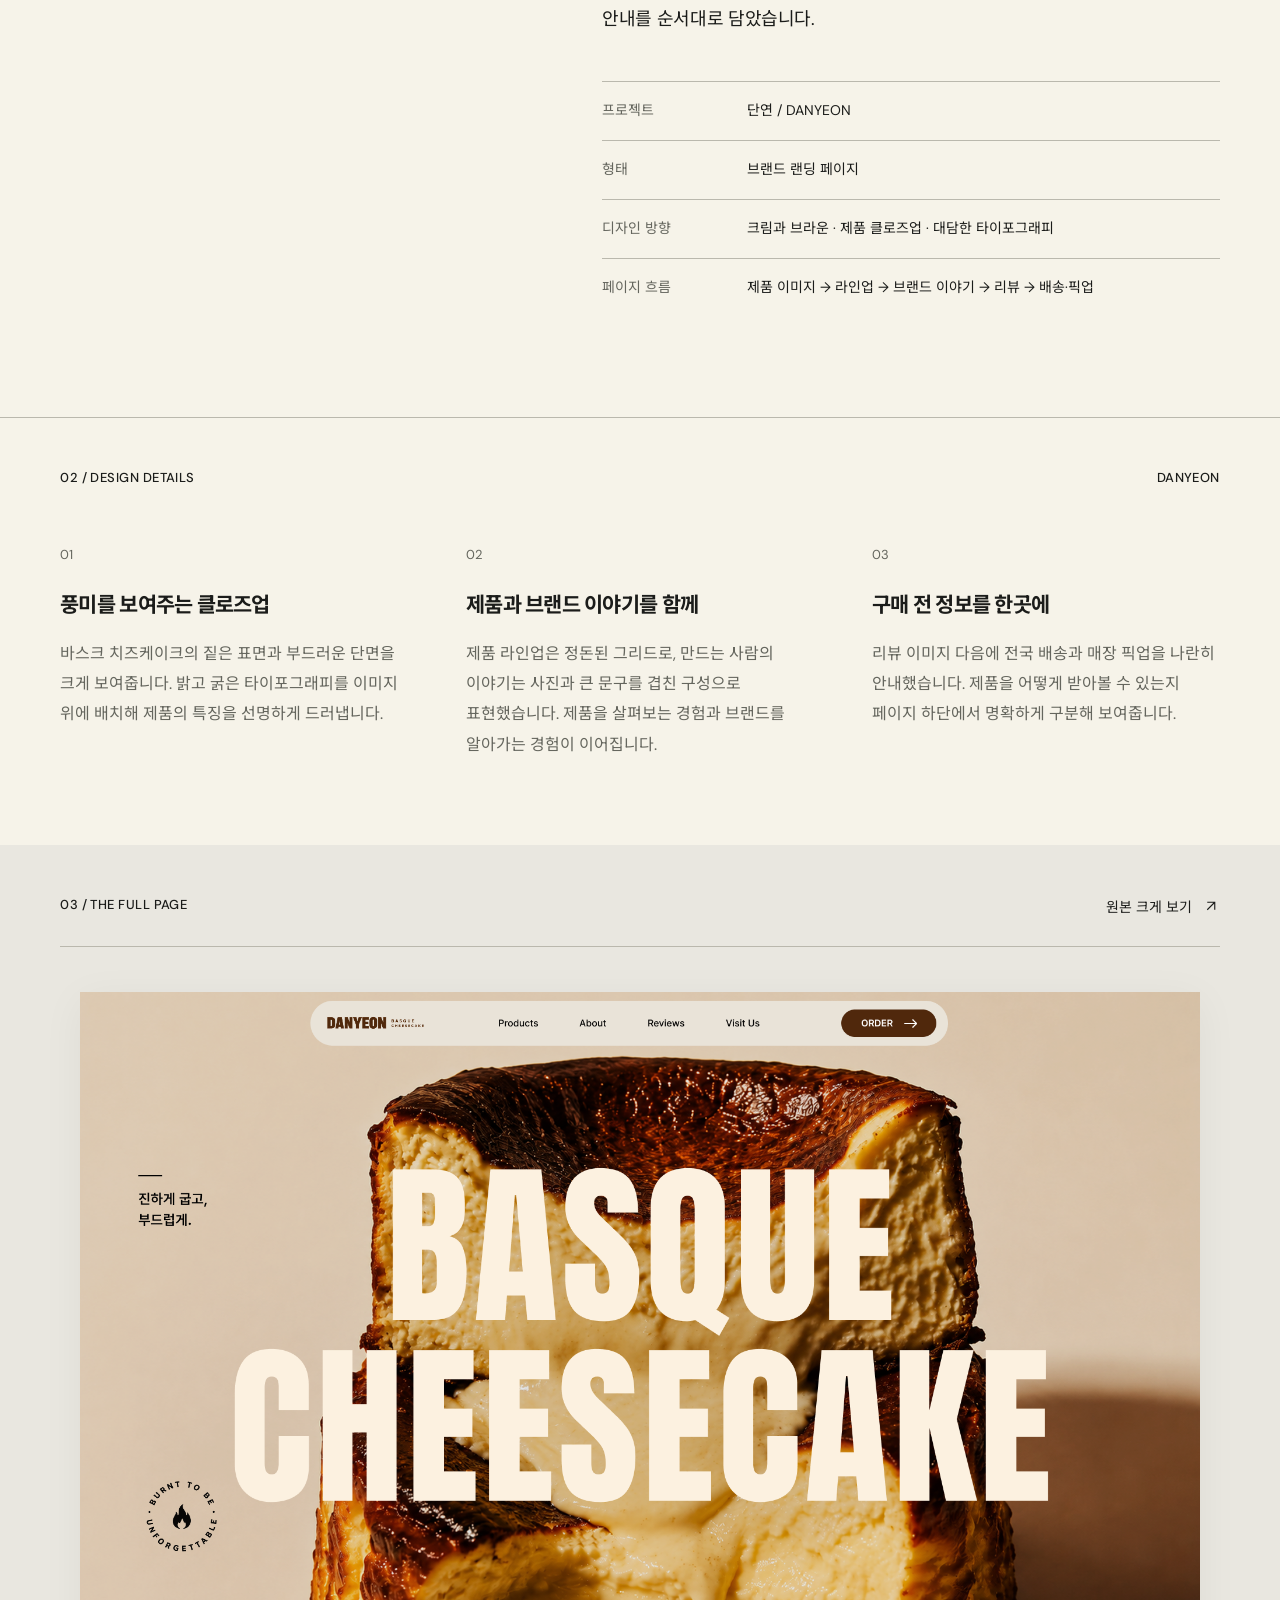
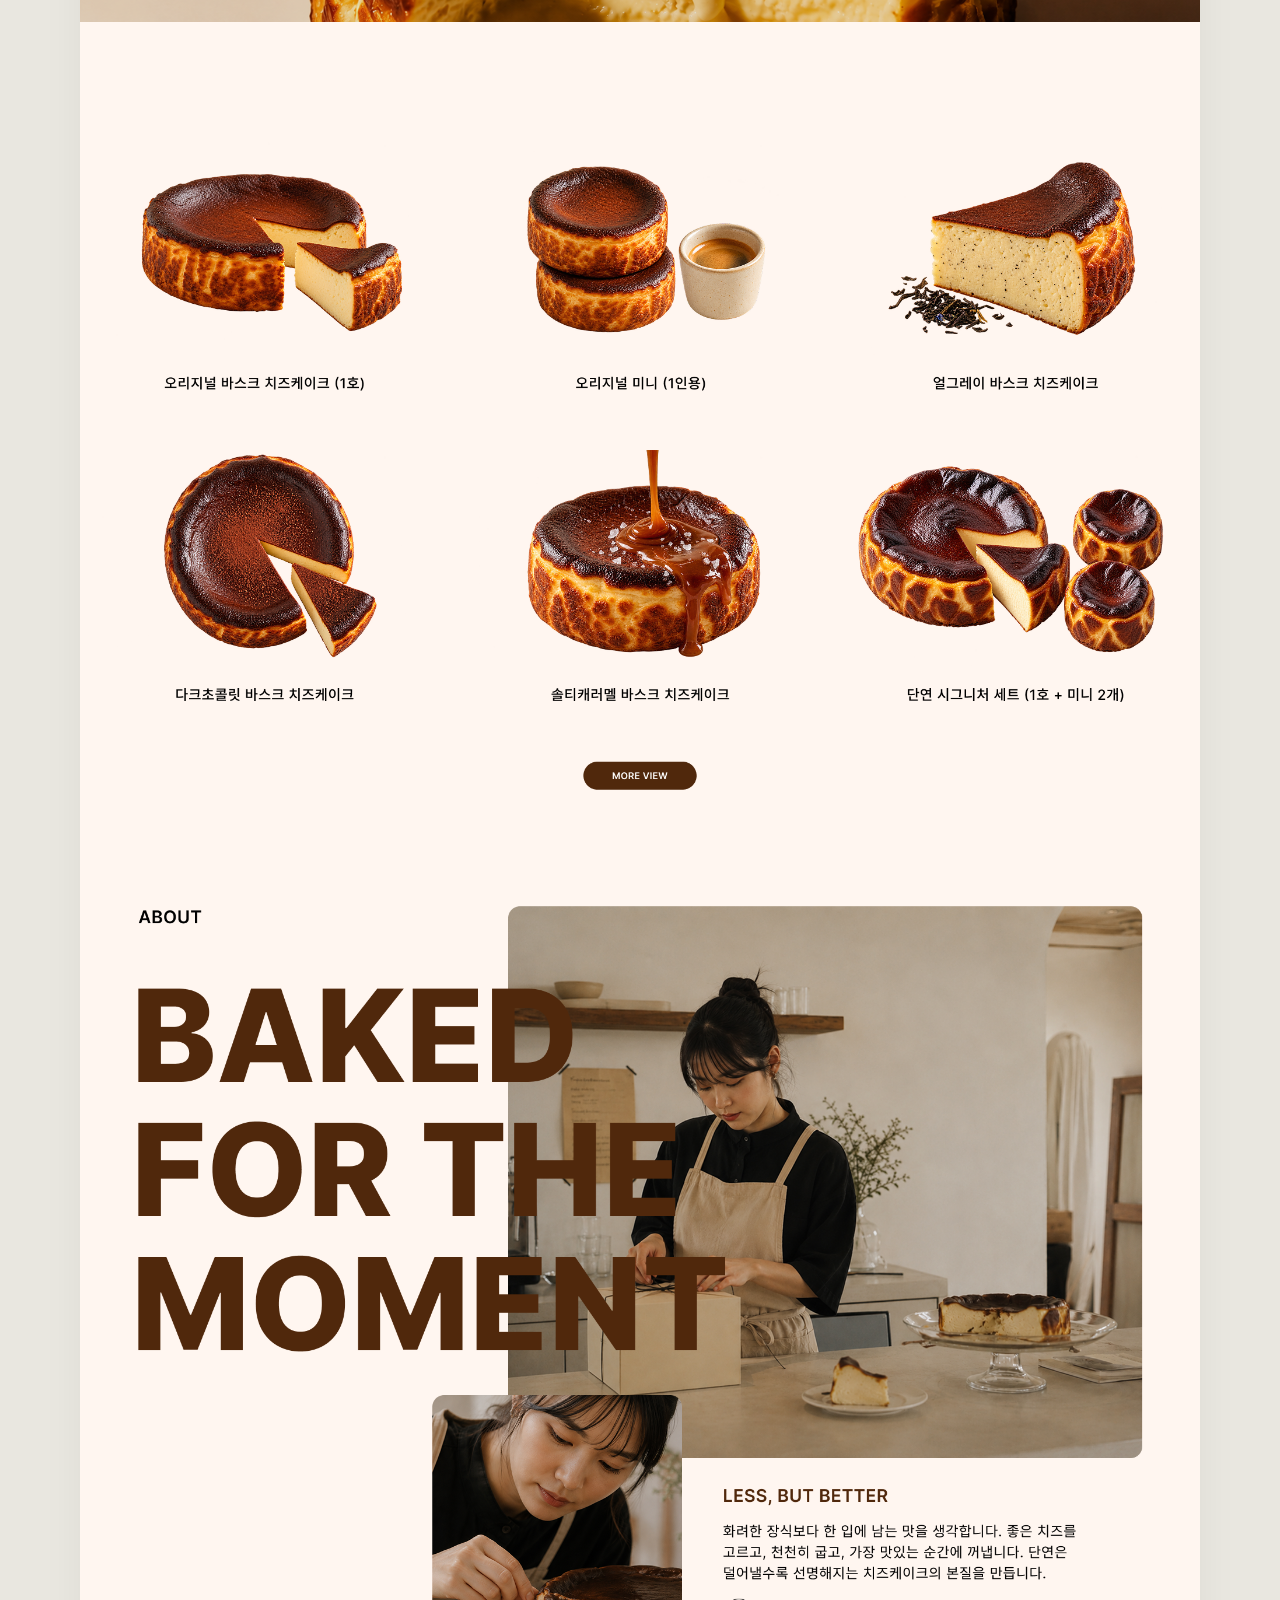
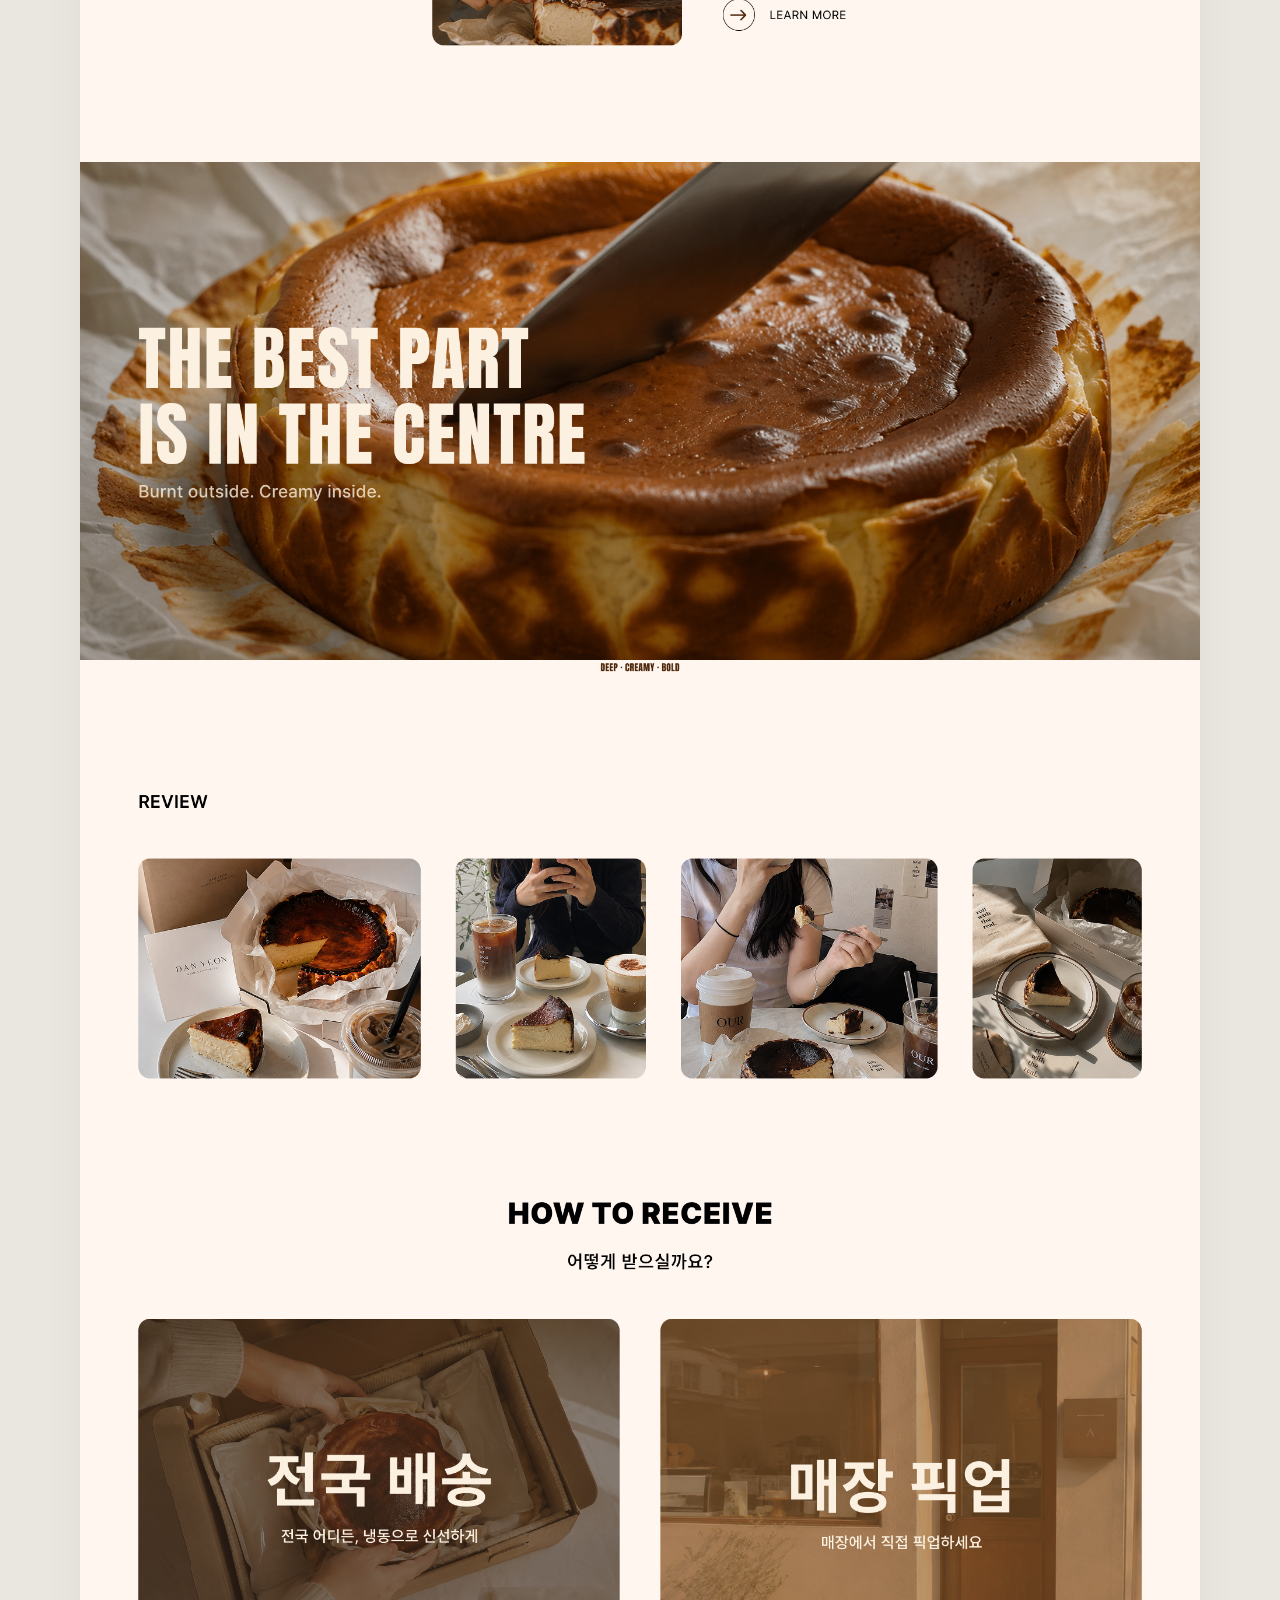
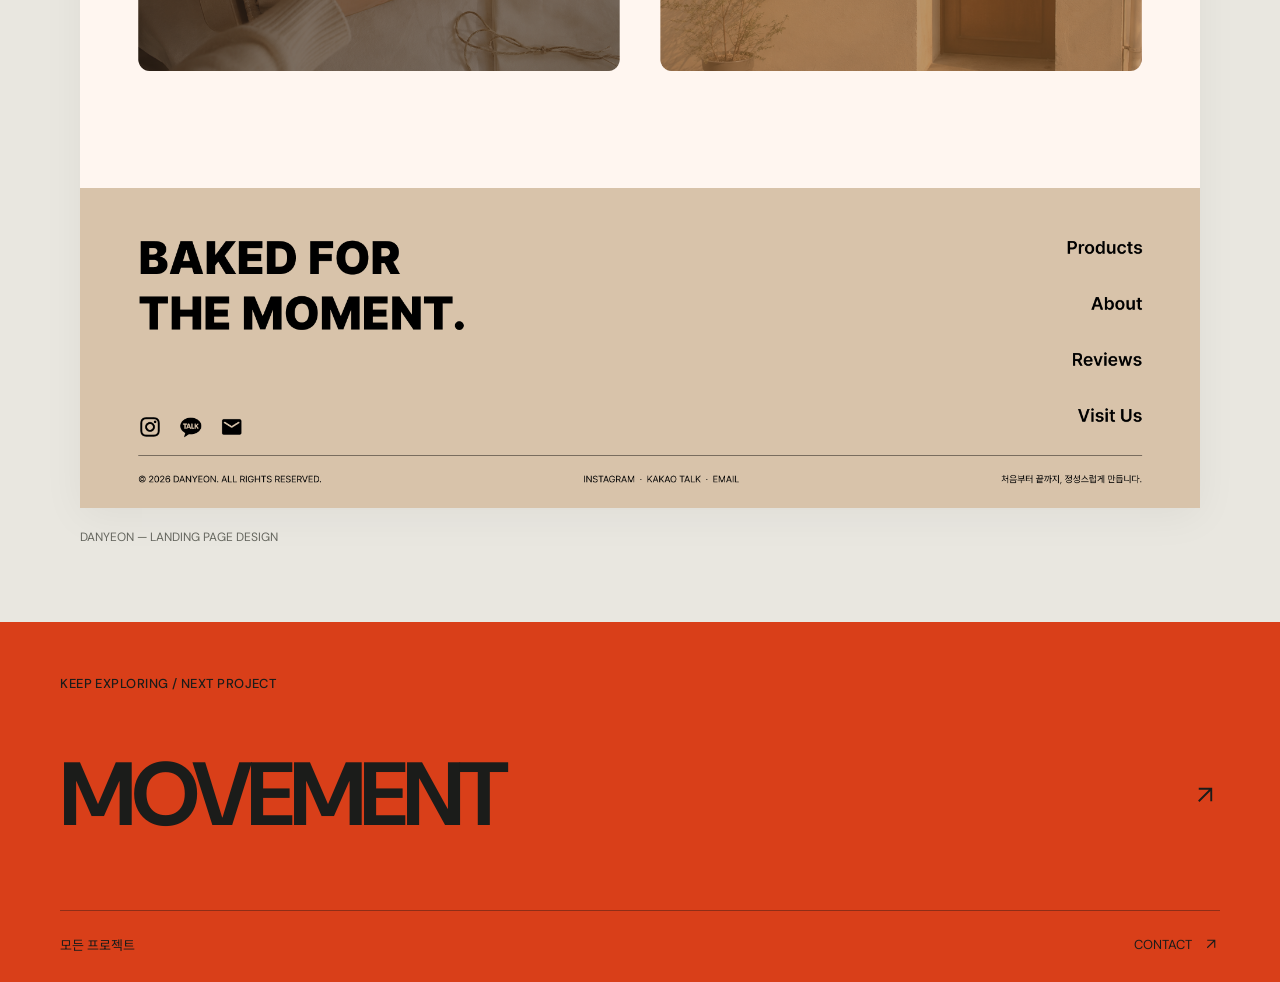
<file: projects/danyeon/index.html>
<!doctype html><html lang="ko"><head><meta charset="UTF-8"><meta name="viewport" content="width=device-width,initial-scale=1"><title>단연 DANYEON — anywhere</title><meta name="description" content="바스크 치즈케이크의 풍미를 담은 디저트 랜딩 페이지. 단연은 바스크 치즈케이크를 소개하는 디저트 브랜드 랜딩 페이지입니다. 케이크의 질감이 돋보이는 히어로와 제품 라인업, 만드는 사람의 이야기, 리뷰, 배송·픽업 안내를 순서대로 담았습니다."><meta name="theme-color" content="#f6f3e9"><link rel="icon" href="../../assets/favicon.svg" type="image/svg+xml"><link rel="stylesheet" href="../../design.css?v=content-2"><script src="../../site.js?v=spacing-1" defer></script></head><body class="case-page" id="top"><a class="skip" href="#main">본문으로 건너뛰기</a><header class="site-header"><span class="header-caption">INDEPENDENT DESIGNER</span><a class="wordmark" href="../../" aria-label="anywhere 홈">anywhere<sup>™</sup></a><button class="menu-toggle" id="menu-toggle" type="button" aria-label="메뉴 열기" aria-controls="site-menu" aria-expanded="false"><span class="plus" aria-hidden="true"></span></button></header><dialog class="site-menu" id="site-menu" aria-label="사이트 메뉴"><div class="menu-head"><span class="eyebrow">EXPLORE ANYWHERE</span><button class="menu-close" type="button" aria-label="메뉴 닫기"><span class="plus" aria-hidden="true"></span></button></div><nav aria-label="메인 메뉴"><a href="../../#projects"><span>Work</span><small>01</small></a><a href="../../#about"><span>About</span><small>02</small></a><a href="../../#contact"><span>Contact</span><small>03</small></a></nav><div class="menu-bottom"><span class="eyebrow">DESIGN WITH INTENTION.</span><p>작은 관찰에서 시작해,<br>더 나은 경험을 만듭니다.</p><span class="eyebrow">UI / UX · WEB · BRANDING</span></div></dialog><noscript><nav class="fallback-nav" aria-label="메인 메뉴"><a href="../../#projects">Work</a><a href="../../#about">About</a><a href="../../#contact">Contact</a></nav></noscript><main id="main"><section class="case-intro section-pad"><div class="section-top"><a class="return-link" href="../"><svg class="arrow arrow-left" viewBox="0 0 24 24" fill="none" aria-hidden="true"><path d="M7 17 17 7M7 7h10v10"/></svg> ALL PROJECTS</a><span class="eyebrow">LANDING PAGE / 02</span></div><h1>DANYEON</h1><div class="case-subtitle"><p>단연 — 바스크 치즈케이크의 풍미를 담은 디저트 랜딩 페이지</p><span class="eyebrow">DESSERT / LANDING PAGE</span></div></section><figure class="case-cover landing-cover"><div class="landing-cover-window"><img src="../../assets/danyeon.png" width="1920" height="7399" alt="단연 랜딩 페이지 히어로 디자인" fetchpriority="high"></div><figcaption>DANYEON / FIRST IMPRESSION<a href="#full-design">전체 디자인 보기 <svg class="arrow arrow-down" viewBox="0 0 24 24" fill="none" aria-hidden="true"><path d="M7 17 17 7M7 7h10v10"/></svg></a></figcaption></figure><section class="case-overview section-pad"><div class="case-section-label eyebrow">01 / OVERVIEW</div><div><h2>한 조각의 풍미를,<br>화면 가득.</h2><p class="case-intro-copy">단연은 바스크 치즈케이크를 소개하는 디저트 브랜드 랜딩 페이지입니다. 케이크의 질감이 돋보이는 히어로와 제품 라인업, 만드는 사람의 이야기, 리뷰, 배송·픽업 안내를 순서대로 담았습니다.</p><dl class="case-facts"><div><dt>프로젝트</dt><dd>단연 / DANYEON</dd></div><div><dt>형태</dt><dd>브랜드 랜딩 페이지</dd></div><div><dt>디자인 방향</dt><dd>크림과 브라운 · 제품 클로즈업 · 대담한 타이포그래피</dd></div><div><dt>페이지 흐름</dt><dd>제품 이미지 → 라인업 → 브랜드 이야기 → 리뷰 → 배송·픽업</dd></div></dl></div></section><section class="case-direction section-pad"><div class="section-top"><span class="eyebrow">02 / DESIGN DETAILS</span><span class="eyebrow">DANYEON</span></div><div class="design-notes"><article><span class="note-number">01</span><h3>풍미를 보여주는 클로즈업</h3><p>바스크 치즈케이크의 짙은 표면과 부드러운 단면을 크게 보여줍니다. 밝고 굵은 타이포그래피를 이미지 위에 배치해 제품의 특징을 선명하게 드러냅니다.</p></article><article><span class="note-number">02</span><h3>제품과 브랜드 이야기를 함께</h3><p>제품 라인업은 정돈된 그리드로, 만드는 사람의 이야기는 사진과 큰 문구를 겹친 구성으로 표현했습니다. 제품을 살펴보는 경험과 브랜드를 알아가는 경험이 이어집니다.</p></article><article><span class="note-number">03</span><h3>구매 전 정보를 한곳에</h3><p>리뷰 이미지 다음에 전국 배송과 매장 픽업을 나란히 안내했습니다. 제품을 어떻게 받아볼 수 있는지 페이지 하단에서 명확하게 구분해 보여줍니다.</p></article></div></section><section class="full-design section-pad" id="full-design" aria-labelledby="full-design-title"><div class="section-top"><h2 class="eyebrow" id="full-design-title">03 / THE FULL PAGE</h2><a href="../../assets/danyeon.png" target="_blank" rel="noopener" class="original-link" aria-label="단연 원본 이미지 새 탭에서 크게 보기">원본 크게 보기 <svg class="arrow arrow-ne" viewBox="0 0 24 24" fill="none" aria-hidden="true"><path d="M7 17 17 7M7 7h10v10"/></svg></a></div><figure><img src="../../assets/danyeon.png" width="1920" height="7399" alt="단연 랜딩 페이지 전체 디자인. 제품 이미지 → 라인업 → 브랜드 이야기 → 리뷰 → 배송·픽업" loading="lazy"><figcaption>DANYEON — LANDING PAGE DESIGN</figcaption></figure></section><section class="case-next section-pad"><span class="eyebrow">KEEP EXPLORING / NEXT PROJECT</span><a href="../movement/"><h2>MOVEMENT</h2><svg class="arrow arrow-ne" viewBox="0 0 24 24" fill="none" aria-hidden="true"><path d="M7 17 17 7M7 7h10v10"/></svg></a><div class="case-end"><a href="../../#projects">모든 프로젝트</a><a href="../../#contact">CONTACT <svg class="arrow arrow-ne" viewBox="0 0 24 24" fill="none" aria-hidden="true"><path d="M7 17 17 7M7 7h10v10"/></svg></a></div></section></main></body></html>
</file>
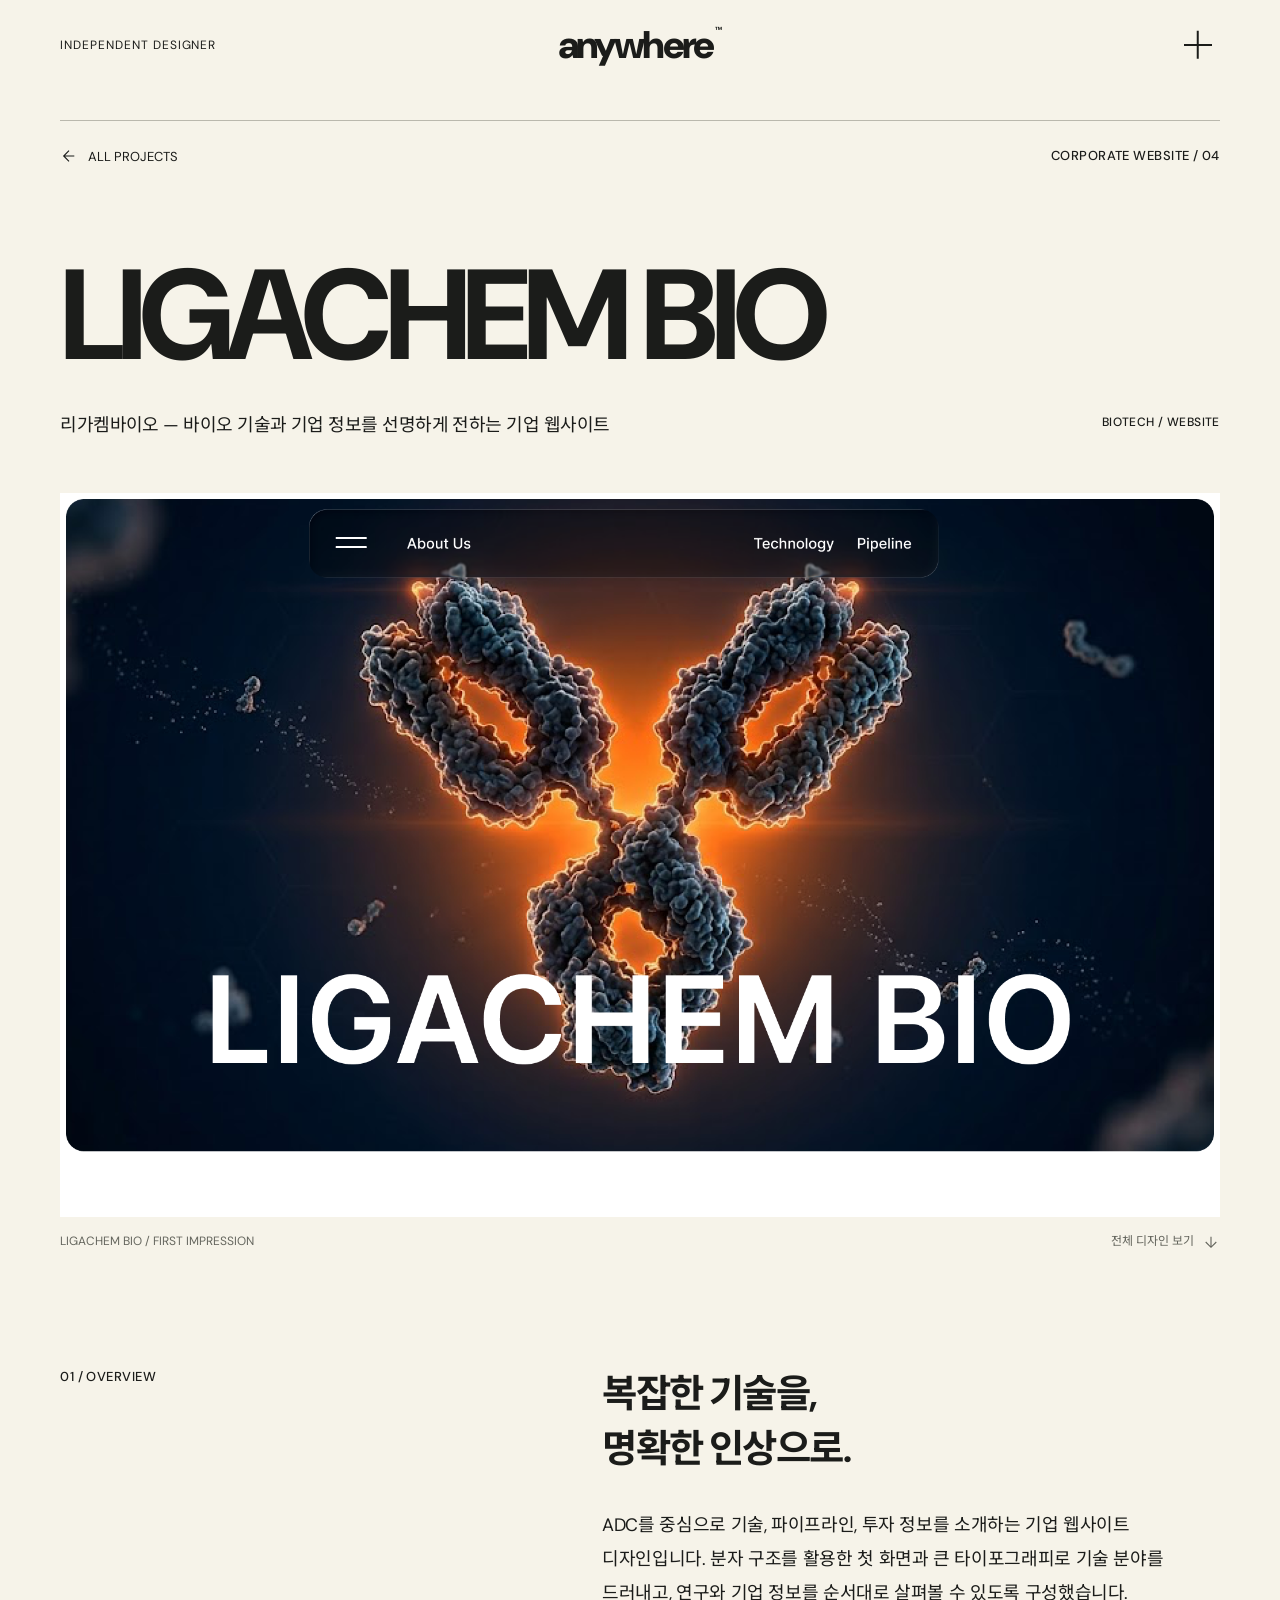
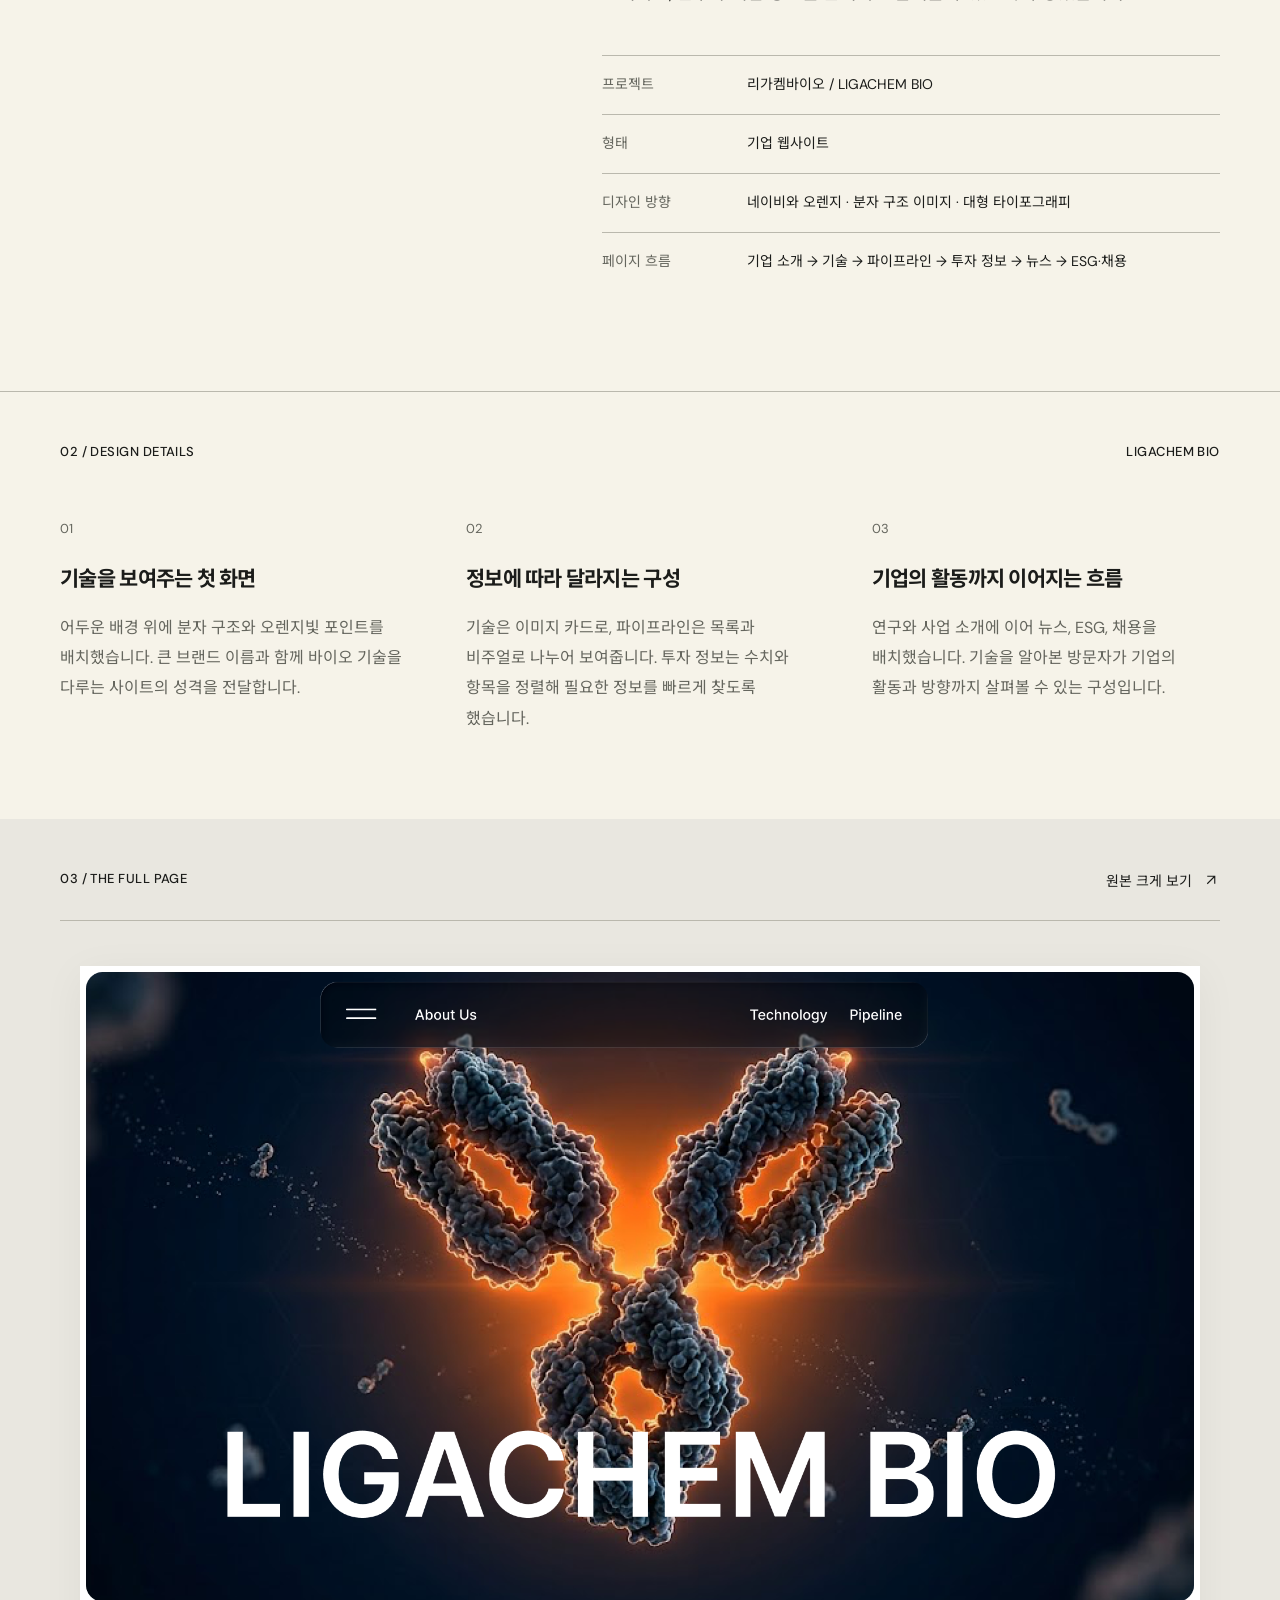
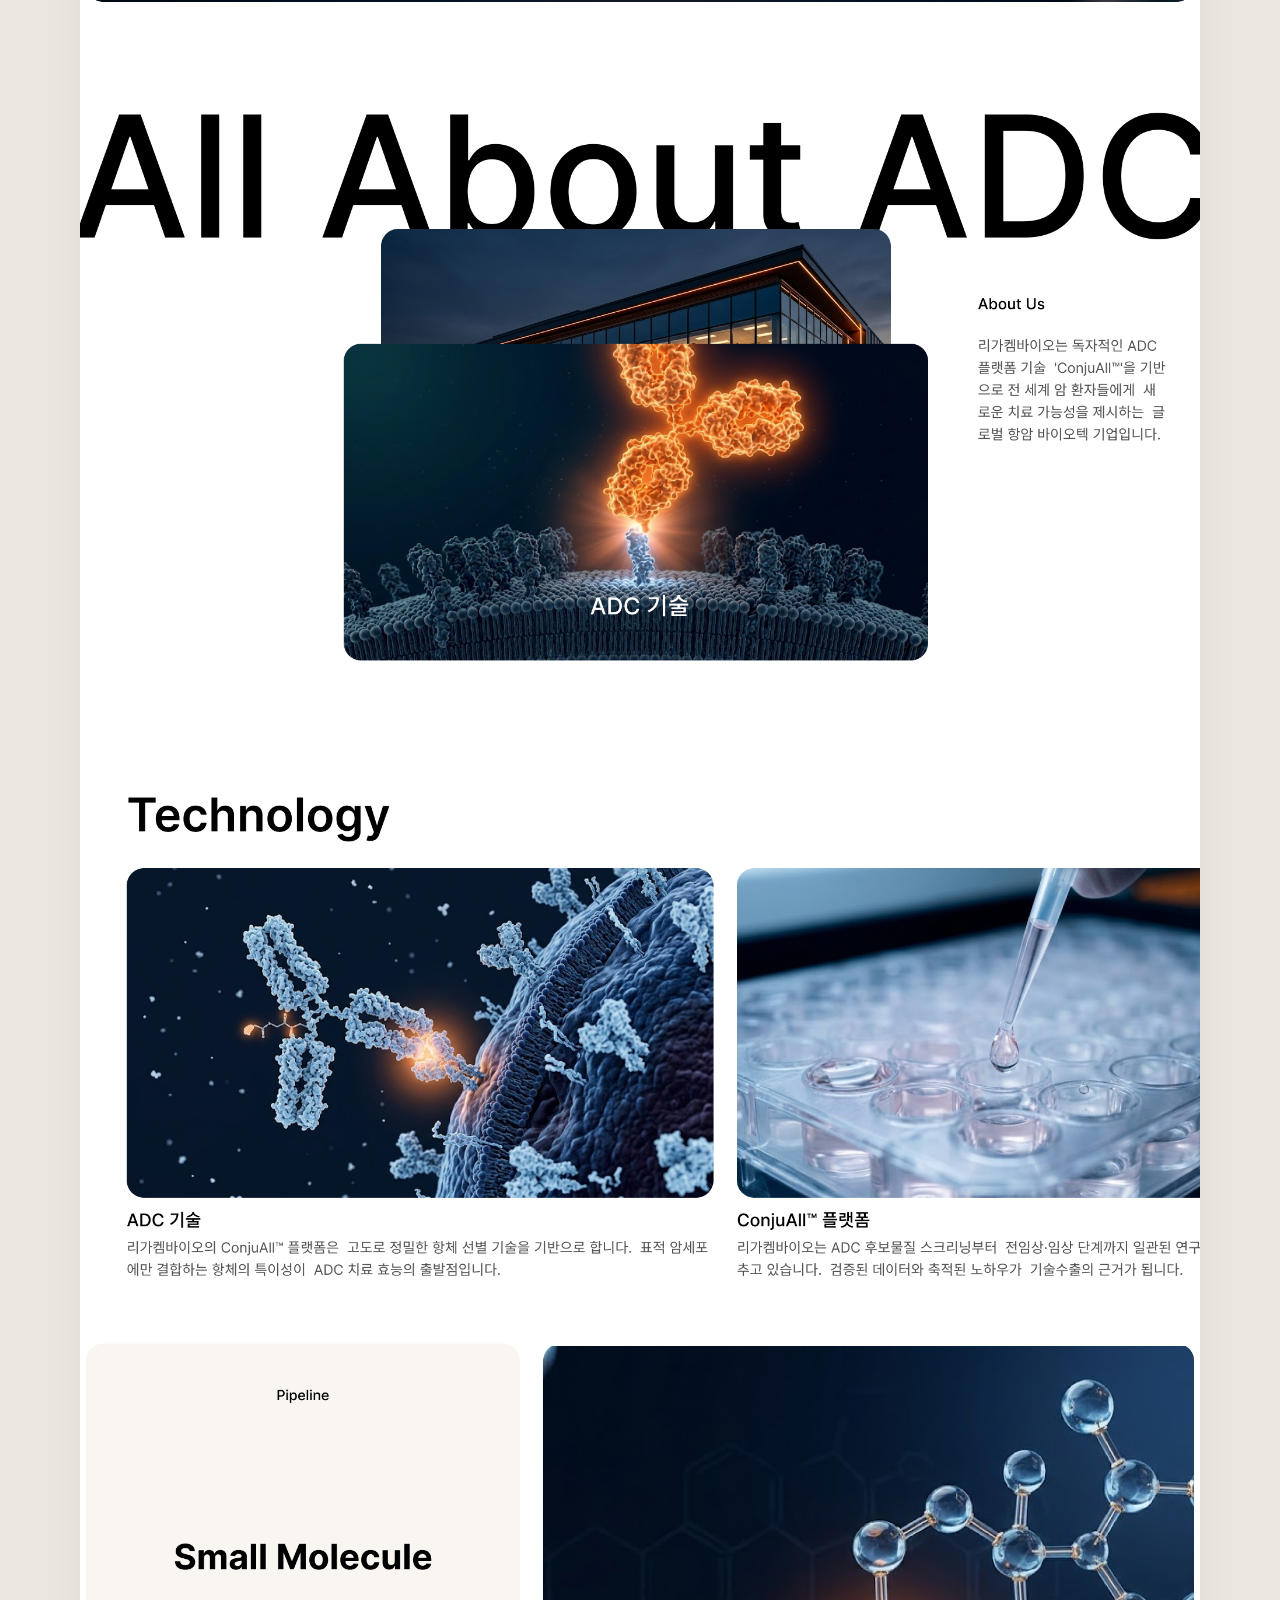
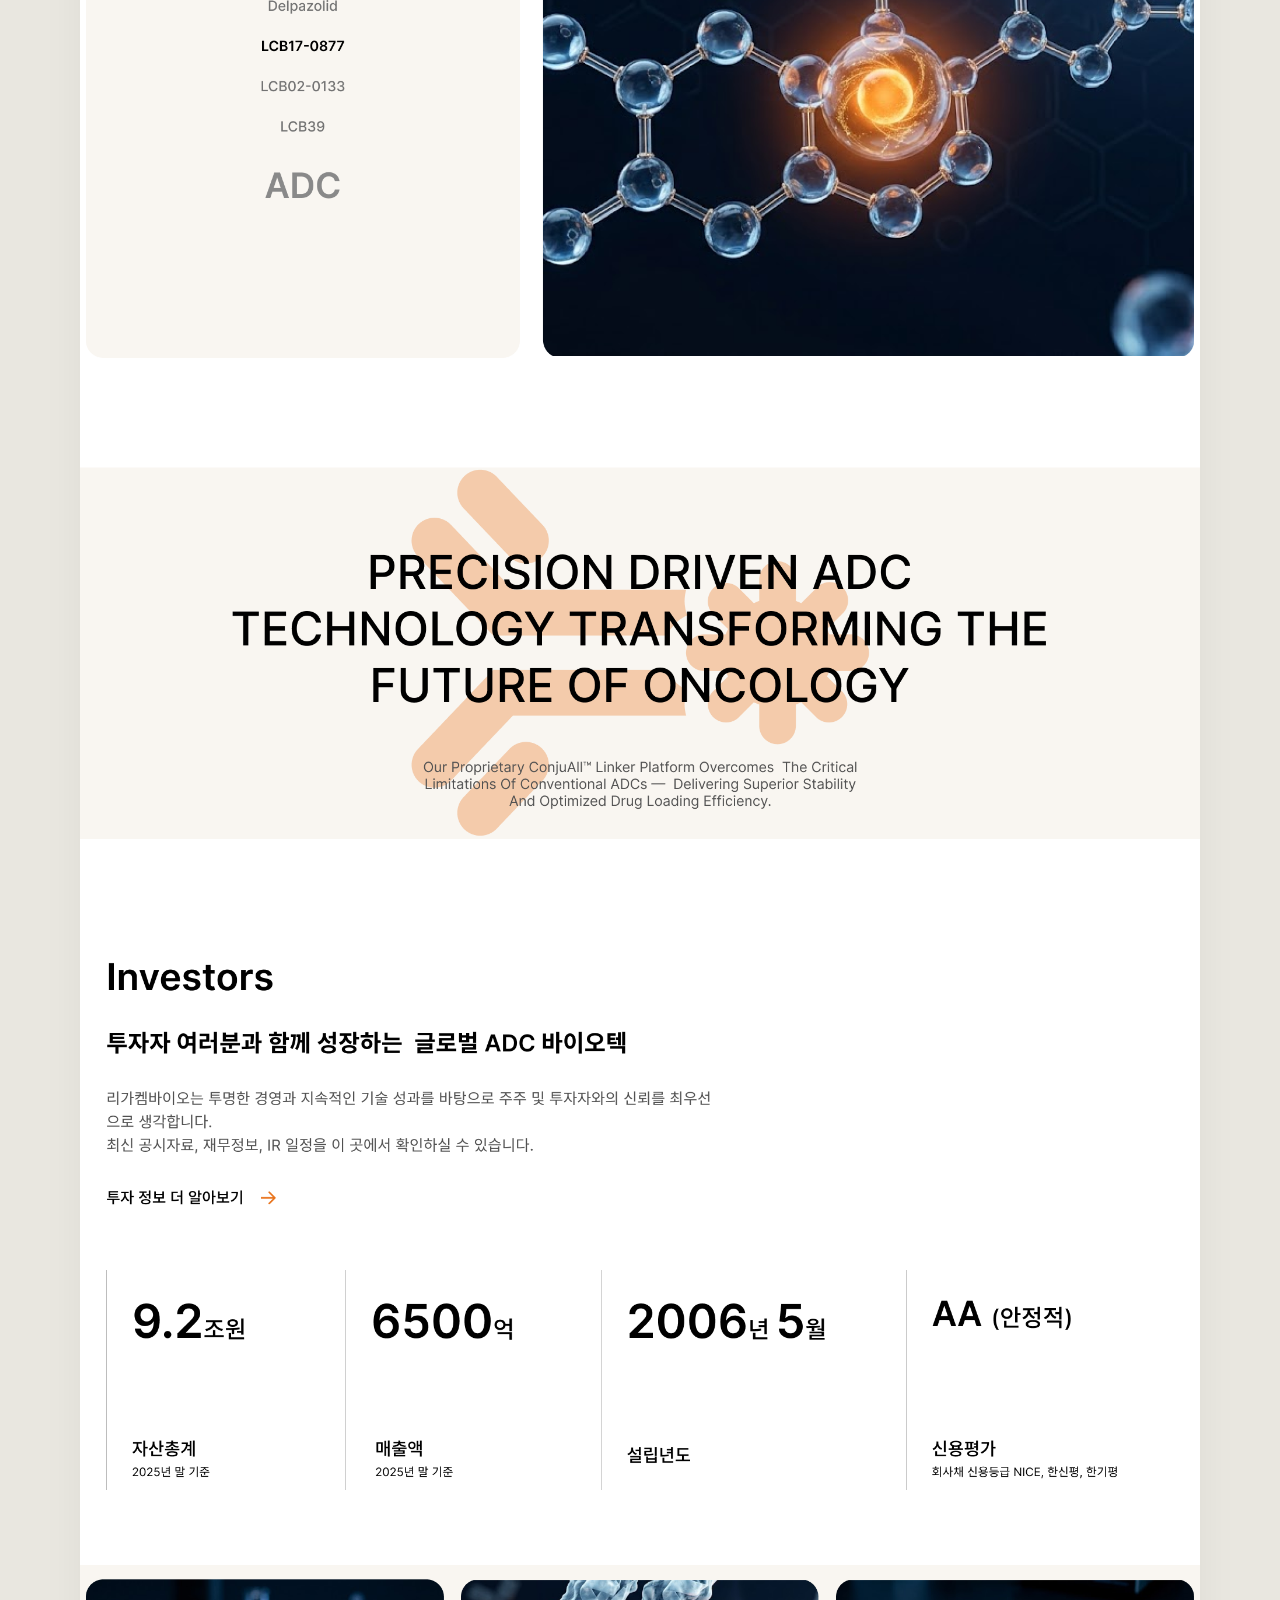
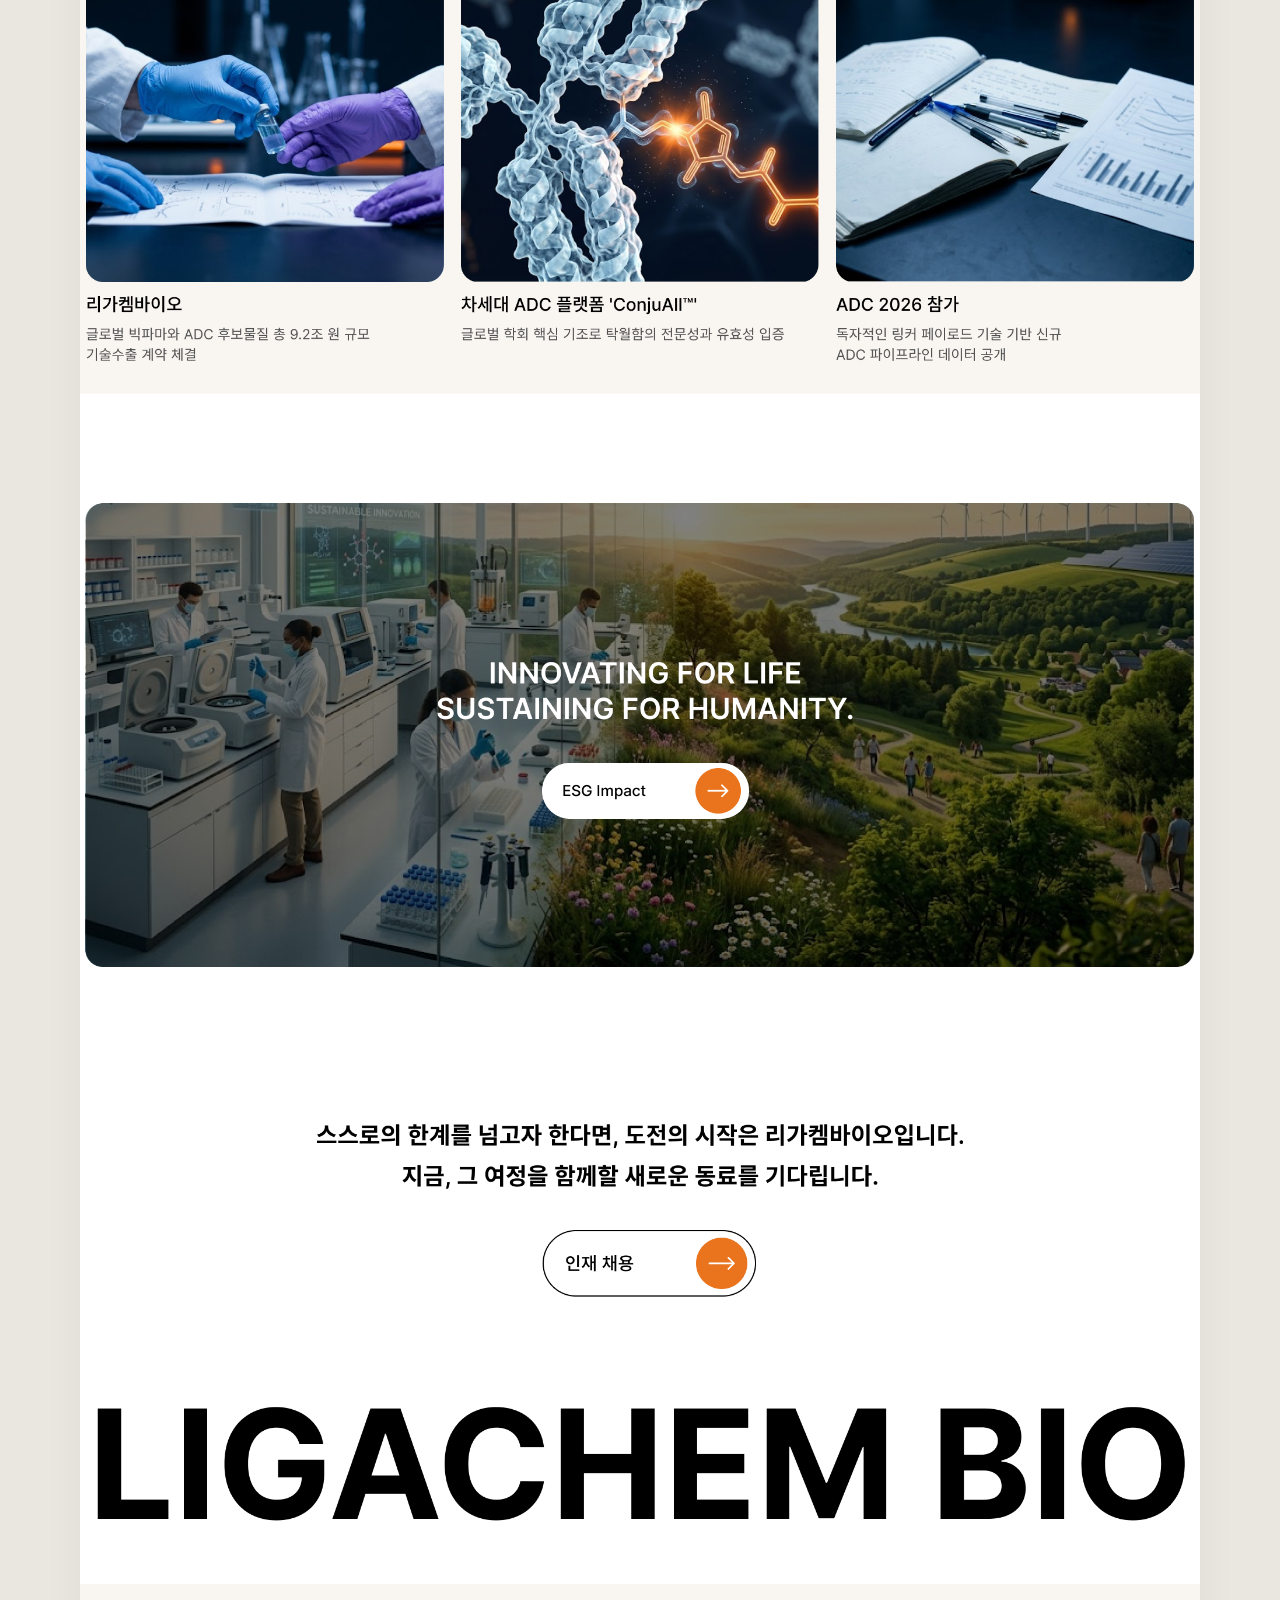
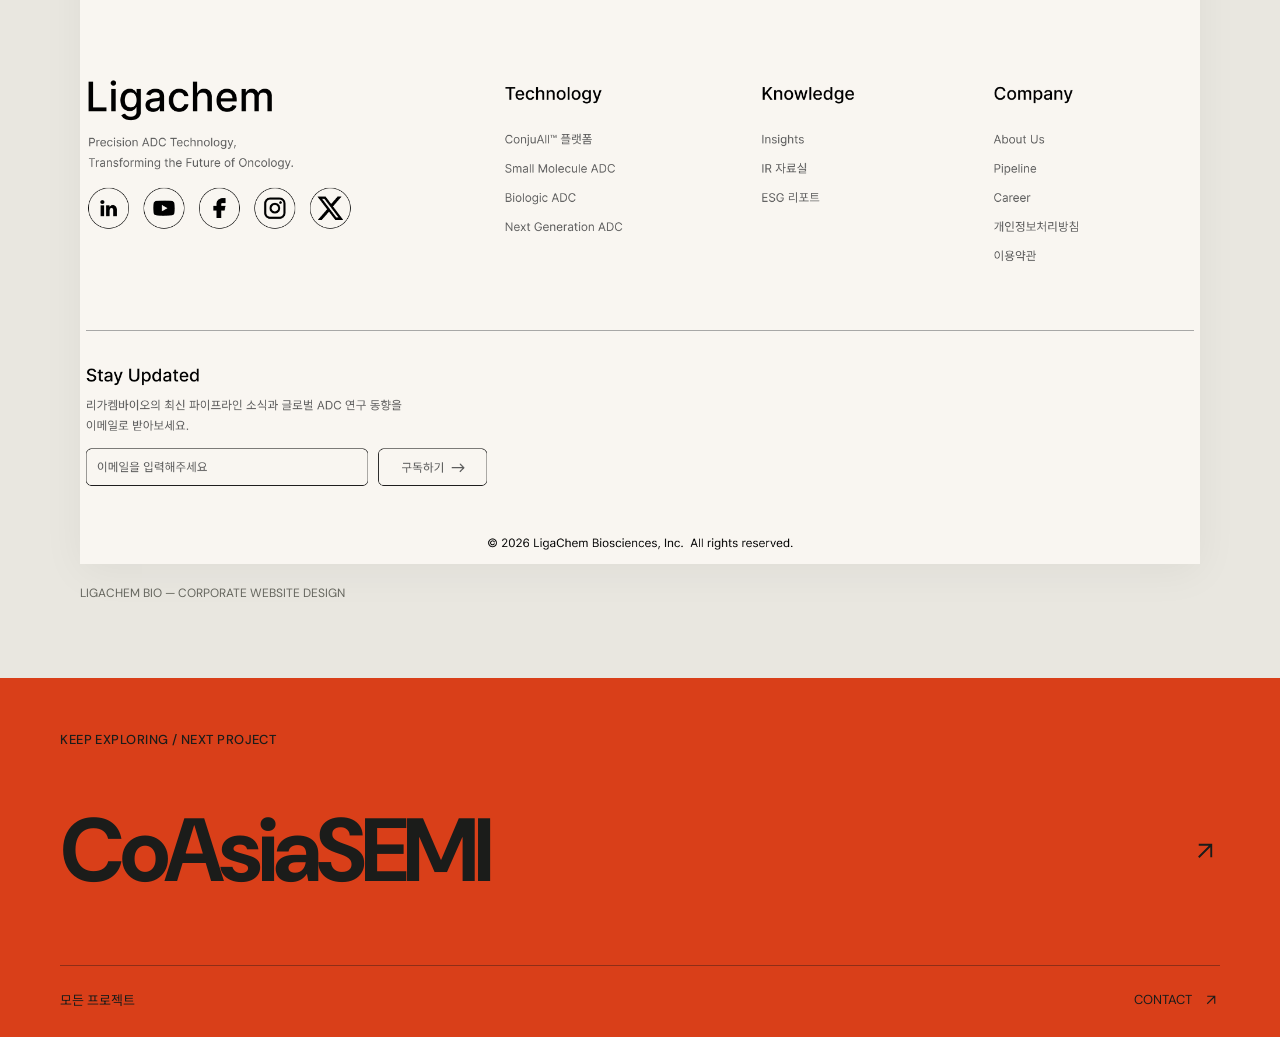
<file: projects/ligachem-bio/index.html>
<!doctype html><html lang="ko"><head><meta charset="UTF-8"><meta name="viewport" content="width=device-width,initial-scale=1"><title>리가켐바이오 LIGACHEM BIO — anywhere</title><meta name="description" content="바이오 기술과 기업 정보를 선명하게 전하는 기업 웹사이트. ADC를 중심으로 기술, 파이프라인, 투자 정보를 소개하는 기업 웹사이트 디자인입니다. 분자 구조를 활용한 첫 화면과 큰 타이포그래피로 기술 분야를 드러내고, 연구와 기업 정보를 순서대로 살펴볼 수 있도록 구성했습니다."><meta name="theme-color" content="#f6f3e9"><link rel="icon" href="../../assets/favicon.svg" type="image/svg+xml"><link rel="stylesheet" href="../../design.css?v=corporate-projects-20260916"><script src="../../site.js?v=spacing-1" defer></script></head><body class="case-page corporate-page" id="top"><a class="skip" href="#main">본문으로 건너뛰기</a><header class="site-header"><span class="header-caption">INDEPENDENT DESIGNER</span><a class="wordmark" href="../../" aria-label="anywhere 홈">anywhere<sup>™</sup></a><button class="menu-toggle" id="menu-toggle" type="button" aria-label="메뉴 열기" aria-controls="site-menu" aria-expanded="false"><span class="plus" aria-hidden="true"></span></button></header><dialog class="site-menu" id="site-menu" aria-label="사이트 메뉴"><div class="menu-head"><span class="eyebrow">EXPLORE ANYWHERE</span><button class="menu-close" type="button" aria-label="메뉴 닫기"><span class="plus" aria-hidden="true"></span></button></div><nav aria-label="메인 메뉴"><a href="../../#projects"><span>Work</span><small>01</small></a><a href="../../#about"><span>About</span><small>02</small></a><a href="../../#contact"><span>Contact</span><small>03</small></a></nav><div class="menu-bottom"><span class="eyebrow">DESIGN WITH INTENTION.</span><p>작은 관찰에서 시작해,<br>더 나은 경험을 만듭니다.</p><span class="eyebrow">UI / UX · WEB · BRANDING</span></div></dialog><noscript><nav class="fallback-nav" aria-label="메인 메뉴"><a href="../../#projects">Work</a><a href="../../#about">About</a><a href="../../#contact">Contact</a></nav></noscript><main id="main"><section class="case-intro section-pad"><div class="section-top"><a class="return-link" href="../"><svg class="arrow arrow-left" viewBox="0 0 24 24" fill="none" aria-hidden="true"><path d="M7 17 17 7M7 7h10v10"/></svg> ALL PROJECTS</a><span class="eyebrow">CORPORATE WEBSITE / 04</span></div><h1>LIGACHEM BIO</h1><div class="case-subtitle"><p>리가켐바이오 — 바이오 기술과 기업 정보를 선명하게 전하는 기업 웹사이트</p><span class="eyebrow">BIOTECH / WEBSITE</span></div></section><figure class="case-cover landing-cover"><div class="landing-cover-window"><img src="../../assets/ligachem-bio.png" width="1920" height="10282" alt="리가켐바이오 웹사이트 히어로 디자인" fetchpriority="high"></div><figcaption>LIGACHEM BIO / FIRST IMPRESSION<a href="#full-design">전체 디자인 보기 <svg class="arrow arrow-down" viewBox="0 0 24 24" fill="none" aria-hidden="true"><path d="M7 17 17 7M7 7h10v10"/></svg></a></figcaption></figure><section class="case-overview section-pad"><div class="case-section-label eyebrow">01 / OVERVIEW</div><div><h2>복잡한 기술을,<br>명확한 인상으로.</h2><p class="case-intro-copy">ADC를 중심으로 기술, 파이프라인, 투자 정보를 소개하는 기업 웹사이트 디자인입니다. 분자 구조를 활용한 첫 화면과 큰 타이포그래피로 기술 분야를 드러내고, 연구와 기업 정보를 순서대로 살펴볼 수 있도록 구성했습니다.</p><dl class="case-facts"><div><dt>프로젝트</dt><dd>리가켐바이오 / LIGACHEM BIO</dd></div><div><dt>형태</dt><dd>기업 웹사이트</dd></div><div><dt>디자인 방향</dt><dd>네이비와 오렌지 · 분자 구조 이미지 · 대형 타이포그래피</dd></div><div><dt>페이지 흐름</dt><dd>기업 소개 → 기술 → 파이프라인 → 투자 정보 → 뉴스 → ESG·채용</dd></div></dl></div></section><section class="case-direction section-pad"><div class="section-top"><span class="eyebrow">02 / DESIGN DETAILS</span><span class="eyebrow">LIGACHEM BIO</span></div><div class="design-notes"><article><span class="note-number">01</span><h3>기술을 보여주는 첫 화면</h3><p>어두운 배경 위에 분자 구조와 오렌지빛 포인트를 배치했습니다. 큰 브랜드 이름과 함께 바이오 기술을 다루는 사이트의 성격을 전달합니다.</p></article><article><span class="note-number">02</span><h3>정보에 따라 달라지는 구성</h3><p>기술은 이미지 카드로, 파이프라인은 목록과 비주얼로 나누어 보여줍니다. 투자 정보는 수치와 항목을 정렬해 필요한 정보를 빠르게 찾도록 했습니다.</p></article><article><span class="note-number">03</span><h3>기업의 활동까지 이어지는 흐름</h3><p>연구와 사업 소개에 이어 뉴스, ESG, 채용을 배치했습니다. 기술을 알아본 방문자가 기업의 활동과 방향까지 살펴볼 수 있는 구성입니다.</p></article></div></section><section class="full-design section-pad" id="full-design" aria-labelledby="full-design-title"><div class="section-top"><h2 class="eyebrow" id="full-design-title">03 / THE FULL PAGE</h2><a href="../../assets/ligachem-bio.png" target="_blank" rel="noopener" class="original-link" aria-label="리가켐바이오 원본 이미지 새 탭에서 크게 보기">원본 크게 보기 <svg class="arrow arrow-ne" viewBox="0 0 24 24" fill="none" aria-hidden="true"><path d="M7 17 17 7M7 7h10v10"/></svg></a></div><figure><img src="../../assets/ligachem-bio.png" width="1920" height="10282" alt="리가켐바이오 웹사이트 전체 디자인. 기업 소개 → 기술 → 파이프라인 → 투자 정보 → 뉴스 → ESG·채용" loading="lazy"><figcaption>LIGACHEM BIO — CORPORATE WEBSITE DESIGN</figcaption></figure></section><section class="case-next section-pad"><span class="eyebrow">KEEP EXPLORING / NEXT PROJECT</span><a href="../coasiasemi/"><h2>CoAsiaSEMI</h2><svg class="arrow arrow-ne" viewBox="0 0 24 24" fill="none" aria-hidden="true"><path d="M7 17 17 7M7 7h10v10"/></svg></a><div class="case-end"><a href="../../#projects">모든 프로젝트</a><a href="../../#contact">CONTACT <svg class="arrow arrow-ne" viewBox="0 0 24 24" fill="none" aria-hidden="true"><path d="M7 17 17 7M7 7h10v10"/></svg></a></div></section></main></body></html>
</file>
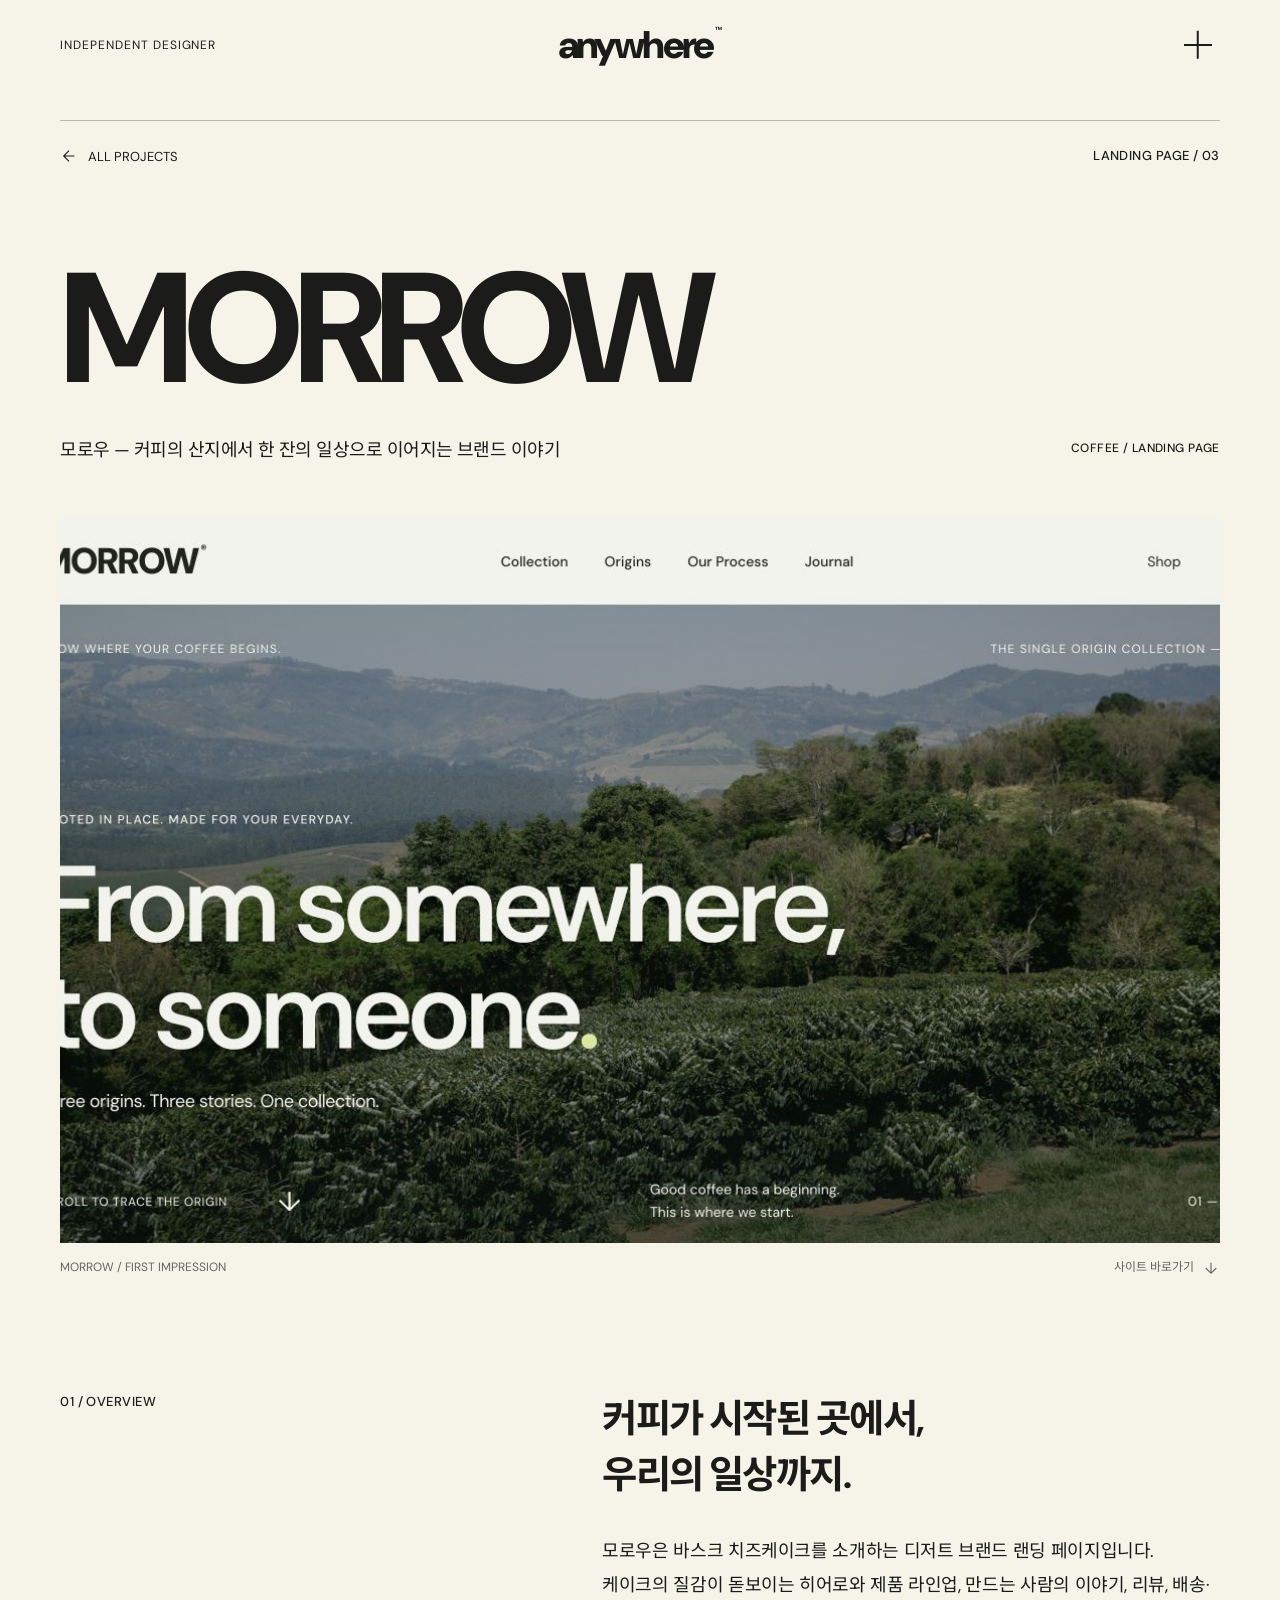
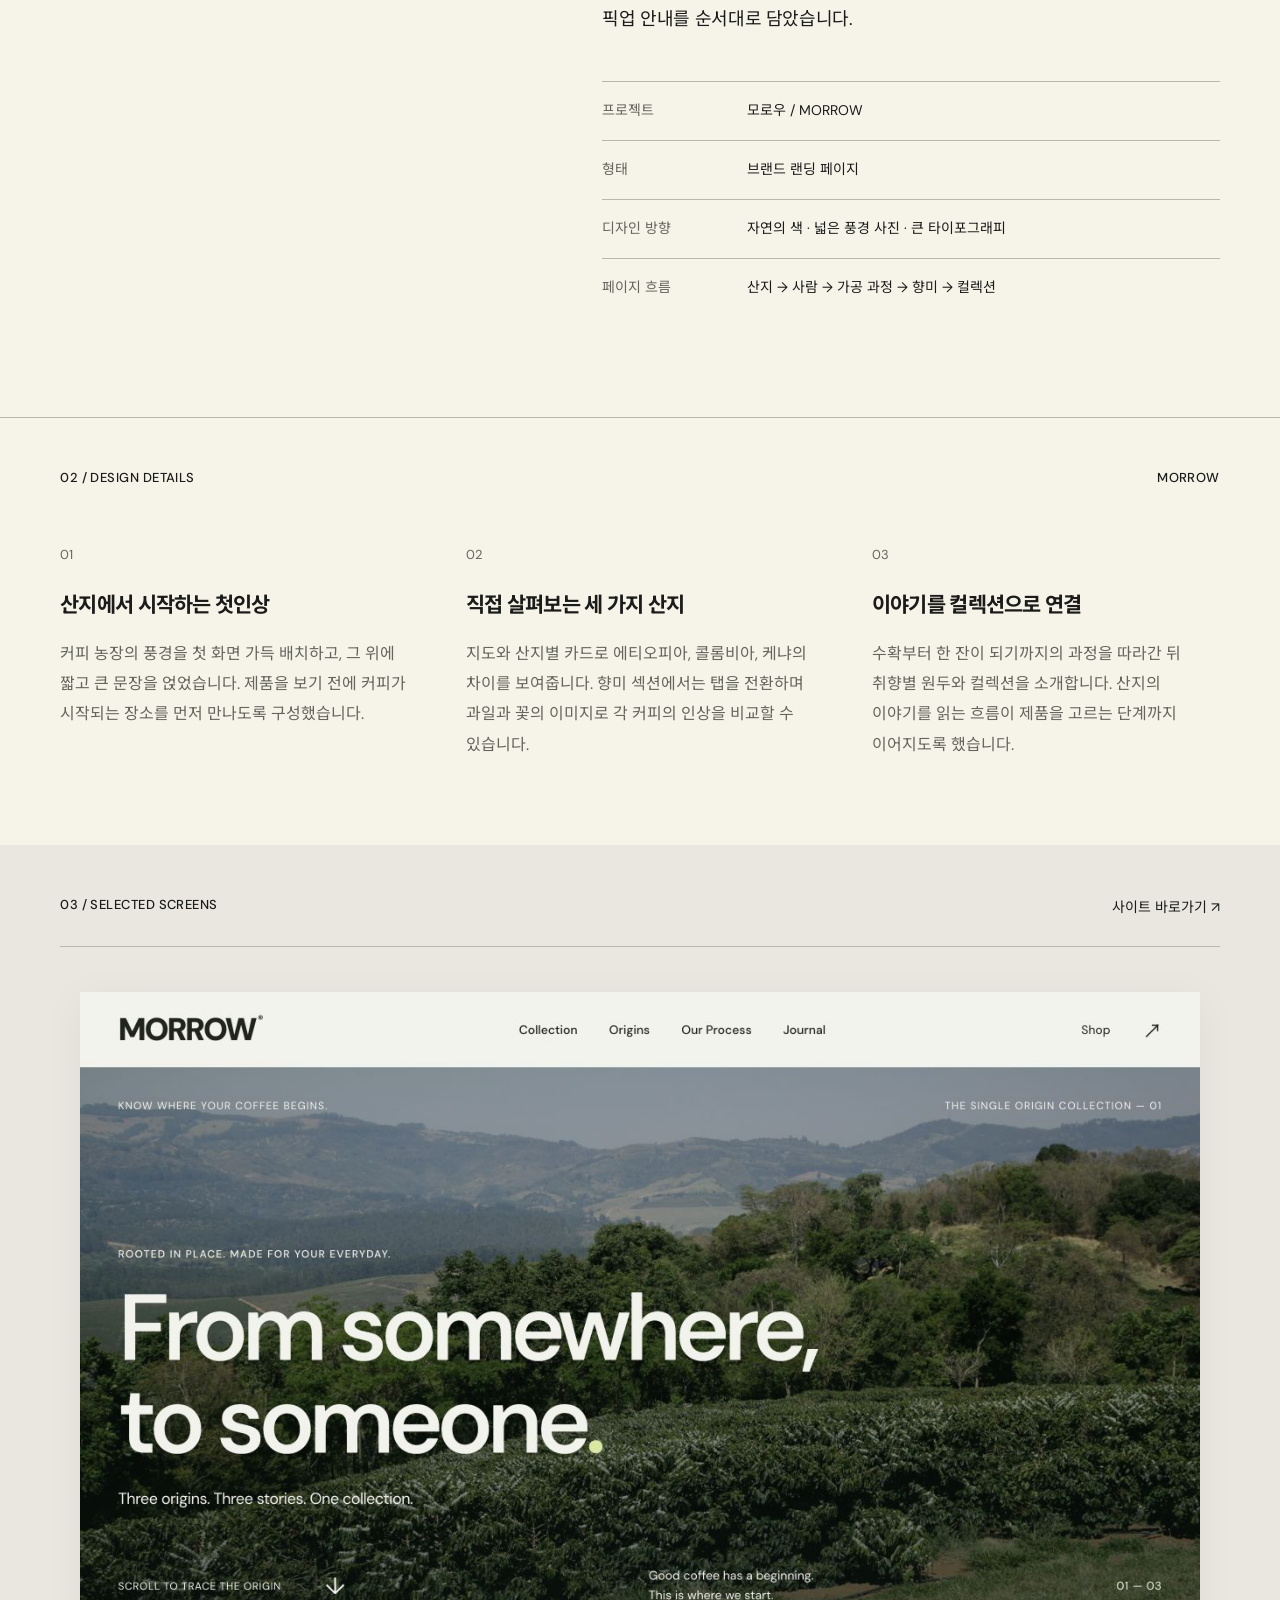
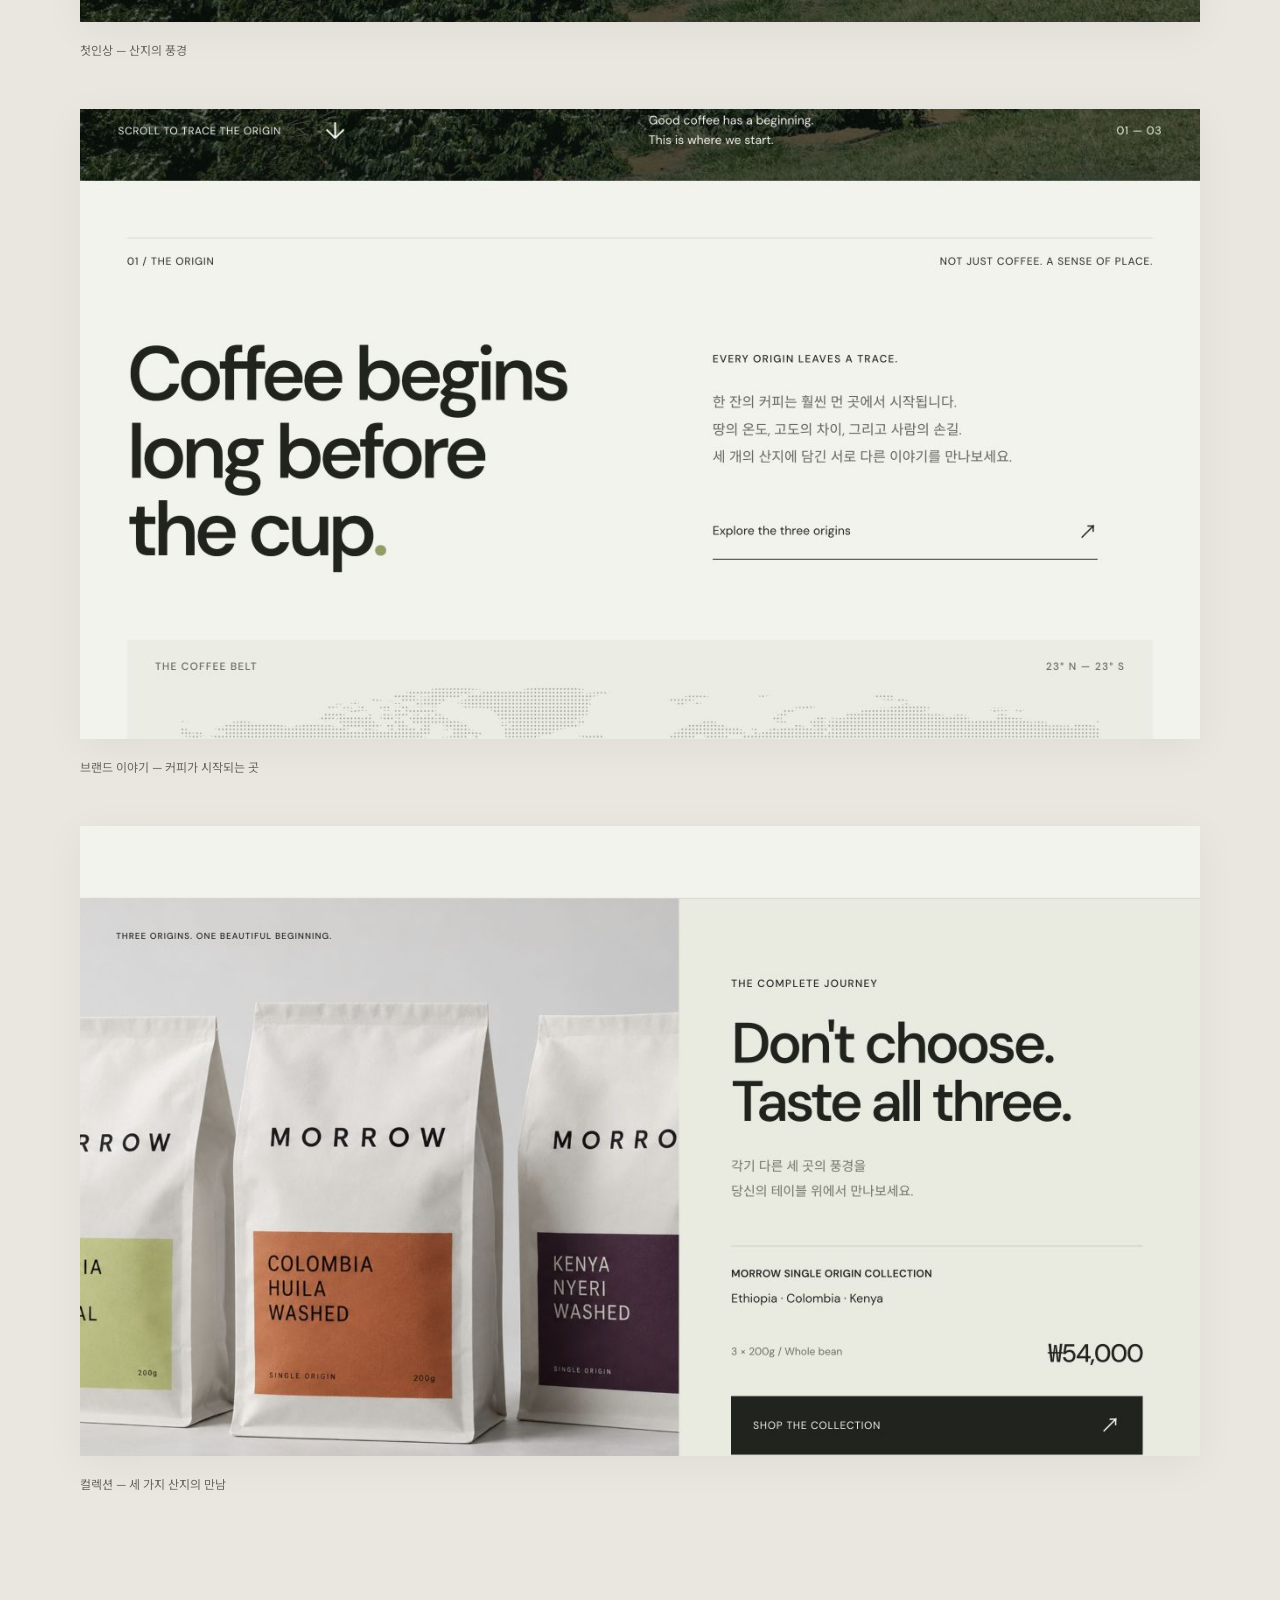
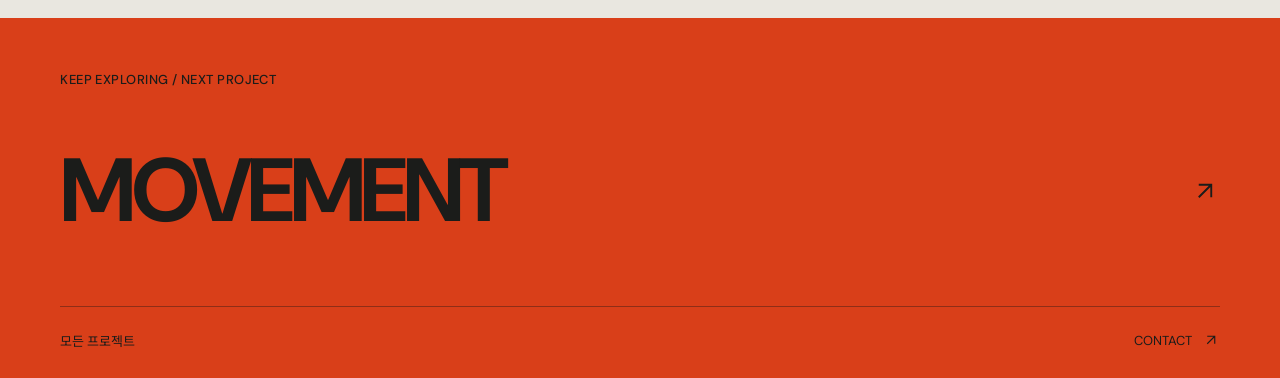
<file: projects/morrow/index.html>
<!doctype html><html lang="ko"><head><meta charset="UTF-8"><meta name="viewport" content="width=device-width,initial-scale=1"><title>모로우 MORROW — anywhere</title><meta name="description" content="커피의 산지에서 한 잔의 일상으로 이어지는 브랜드 이야기. 모로우은 바스크 치즈케이크를 소개하는 디저트 브랜드 랜딩 페이지입니다. 케이크의 질감이 돋보이는 히어로와 제품 라인업, 만드는 사람의 이야기, 리뷰, 배송·픽업 안내를 순서대로 담았습니다."><meta name="theme-color" content="#f6f3e9"><link rel="icon" href="../../assets/favicon.svg" type="image/svg+xml"><link rel="stylesheet" href="../../design.css?v=morrow-cover-20260916"><script src="../../site.js?v=spacing-1" defer></script></head><body class="case-page" id="top"><a class="skip" href="#main">본문으로 건너뛰기</a><header class="site-header"><span class="header-caption">INDEPENDENT DESIGNER</span><a class="wordmark" href="../../" aria-label="anywhere 홈">anywhere<sup>™</sup></a><button class="menu-toggle" id="menu-toggle" type="button" aria-label="메뉴 열기" aria-controls="site-menu" aria-expanded="false"><span class="plus" aria-hidden="true"></span></button></header><dialog class="site-menu" id="site-menu" aria-label="사이트 메뉴"><div class="menu-head"><span class="eyebrow">EXPLORE ANYWHERE</span><button class="menu-close" type="button" aria-label="메뉴 닫기"><span class="plus" aria-hidden="true"></span></button></div><nav aria-label="메인 메뉴"><a href="../../#projects"><span>Work</span><small>01</small></a><a href="../../#about"><span>About</span><small>02</small></a><a href="../../#contact"><span>Contact</span><small>03</small></a></nav><div class="menu-bottom"><span class="eyebrow">DESIGN WITH INTENTION.</span><p>작은 관찰에서 시작해,<br>더 나은 경험을 만듭니다.</p><span class="eyebrow">UI / UX · WEB · BRANDING</span></div></dialog><noscript><nav class="fallback-nav" aria-label="메인 메뉴"><a href="../../#projects">Work</a><a href="../../#about">About</a><a href="../../#contact">Contact</a></nav></noscript><main id="main"><section class="case-intro section-pad"><div class="section-top"><a class="return-link" href="../"><svg class="arrow arrow-left" viewBox="0 0 24 24" fill="none" aria-hidden="true"><path d="M7 17 17 7M7 7h10v10"/></svg> ALL PROJECTS</a><span class="eyebrow">LANDING PAGE / 03</span></div><h1>MORROW</h1><div class="case-subtitle"><p>모로우 — 커피의 산지에서 한 잔의 일상으로 이어지는 브랜드 이야기</p><span class="eyebrow">COFFEE / LANDING PAGE</span></div></section><figure class="case-cover landing-cover"><div class="landing-cover-window"><img src="../../assets/morrow-cover.jpg" width="1280" height="720" alt="모로우 랜딩 페이지 히어로 디자인" fetchpriority="high"></div><figcaption>MORROW / FIRST IMPRESSION<a href="https://morrow-origin-collection.jisi82746.chatgpt.site/" target="_blank" rel="noopener">사이트 바로가기 <svg class="arrow arrow-down" viewBox="0 0 24 24" fill="none" aria-hidden="true"><path d="M7 17 17 7M7 7h10v10"/></svg></a></figcaption></figure><section class="case-overview section-pad"><div class="case-section-label eyebrow">01 / OVERVIEW</div><div><h2>커피가 시작된 곳에서,<br>우리의 일상까지.</h2><p class="case-intro-copy">모로우은 바스크 치즈케이크를 소개하는 디저트 브랜드 랜딩 페이지입니다. 케이크의 질감이 돋보이는 히어로와 제품 라인업, 만드는 사람의 이야기, 리뷰, 배송·픽업 안내를 순서대로 담았습니다.</p><dl class="case-facts"><div><dt>프로젝트</dt><dd>모로우 / MORROW</dd></div><div><dt>형태</dt><dd>브랜드 랜딩 페이지</dd></div><div><dt>디자인 방향</dt><dd>자연의 색 · 넓은 풍경 사진 · 큰 타이포그래피</dd></div><div><dt>페이지 흐름</dt><dd>산지 → 사람 → 가공 과정 → 향미 → 컬렉션</dd></div></dl></div></section><section class="case-direction section-pad"><div class="section-top"><span class="eyebrow">02 / DESIGN DETAILS</span><span class="eyebrow">MORROW</span></div><div class="design-notes"><article><span class="note-number">01</span><h3>산지에서 시작하는 첫인상</h3><p>커피 농장의 풍경을 첫 화면 가득 배치하고, 그 위에 짧고 큰 문장을 얹었습니다. 제품을 보기 전에 커피가 시작되는 장소를 먼저 만나도록 구성했습니다.</p></article><article><span class="note-number">02</span><h3>직접 살펴보는 세 가지 산지</h3><p>지도와 산지별 카드로 에티오피아, 콜롬비아, 케냐의 차이를 보여줍니다. 향미 섹션에서는 탭을 전환하며 과일과 꽃의 이미지로 각 커피의 인상을 비교할 수 있습니다.</p></article><article><span class="note-number">03</span><h3>이야기를 컬렉션으로 연결</h3><p>수확부터 한 잔이 되기까지의 과정을 따라간 뒤 취향별 원두와 컬렉션을 소개합니다. 산지의 이야기를 읽는 흐름이 제품을 고르는 단계까지 이어지도록 했습니다.</p></article></div></section><section class="full-design section-pad" id="full-design"><div class="section-top"><h2 class="eyebrow">03 / SELECTED SCREENS</h2><a class="original-link" href="https://morrow-origin-collection.jisi82746.chatgpt.site/" target="_blank" rel="noopener">사이트 바로가기 ↗</a></div><figure style="margin-bottom:48px"><img src="../../assets/morrow-cover.jpg" width="1280" height="720" alt="MORROW 첫인상 — 산지의 풍경" loading="lazy"><figcaption>첫인상 — 산지의 풍경</figcaption></figure><figure style="margin-bottom:48px"><img src="../../assets/morrow-origin.jpg" width="1280" height="720" alt="MORROW 브랜드 이야기 — 커피가 시작되는 곳" loading="lazy"><figcaption>브랜드 이야기 — 커피가 시작되는 곳</figcaption></figure><figure style="margin-bottom:48px"><img src="../../assets/morrow-collection.jpg" width="1280" height="720" alt="MORROW 컬렉션 — 세 가지 산지의 만남" loading="lazy"><figcaption>컬렉션 — 세 가지 산지의 만남</figcaption></figure></section><section class="case-next section-pad"><span class="eyebrow">KEEP EXPLORING / NEXT PROJECT</span><a href="../movement/"><h2>MOVEMENT</h2><svg class="arrow arrow-ne" viewBox="0 0 24 24" fill="none" aria-hidden="true"><path d="M7 17 17 7M7 7h10v10"/></svg></a><div class="case-end"><a href="../../#projects">모든 프로젝트</a><a href="../../#contact">CONTACT <svg class="arrow arrow-ne" viewBox="0 0 24 24" fill="none" aria-hidden="true"><path d="M7 17 17 7M7 7h10v10"/></svg></a></div></section></main></body></html>
</file>
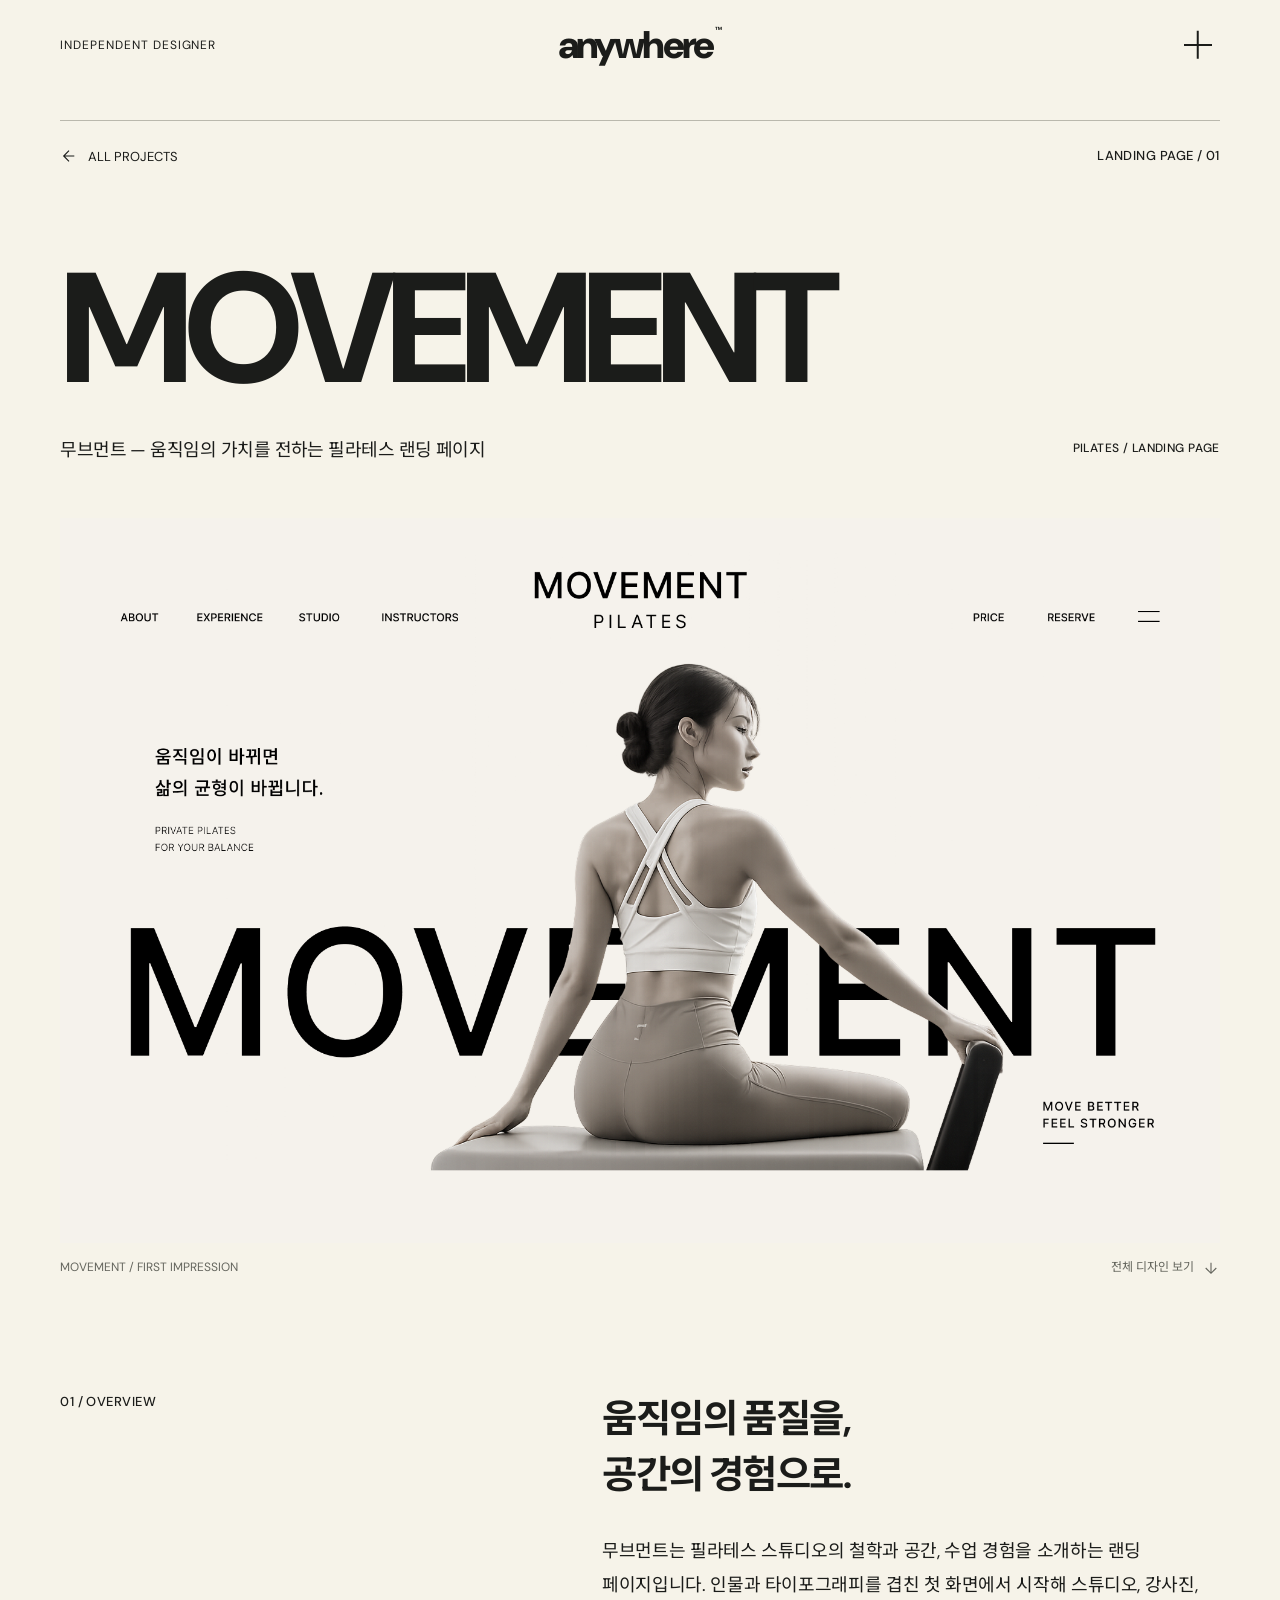
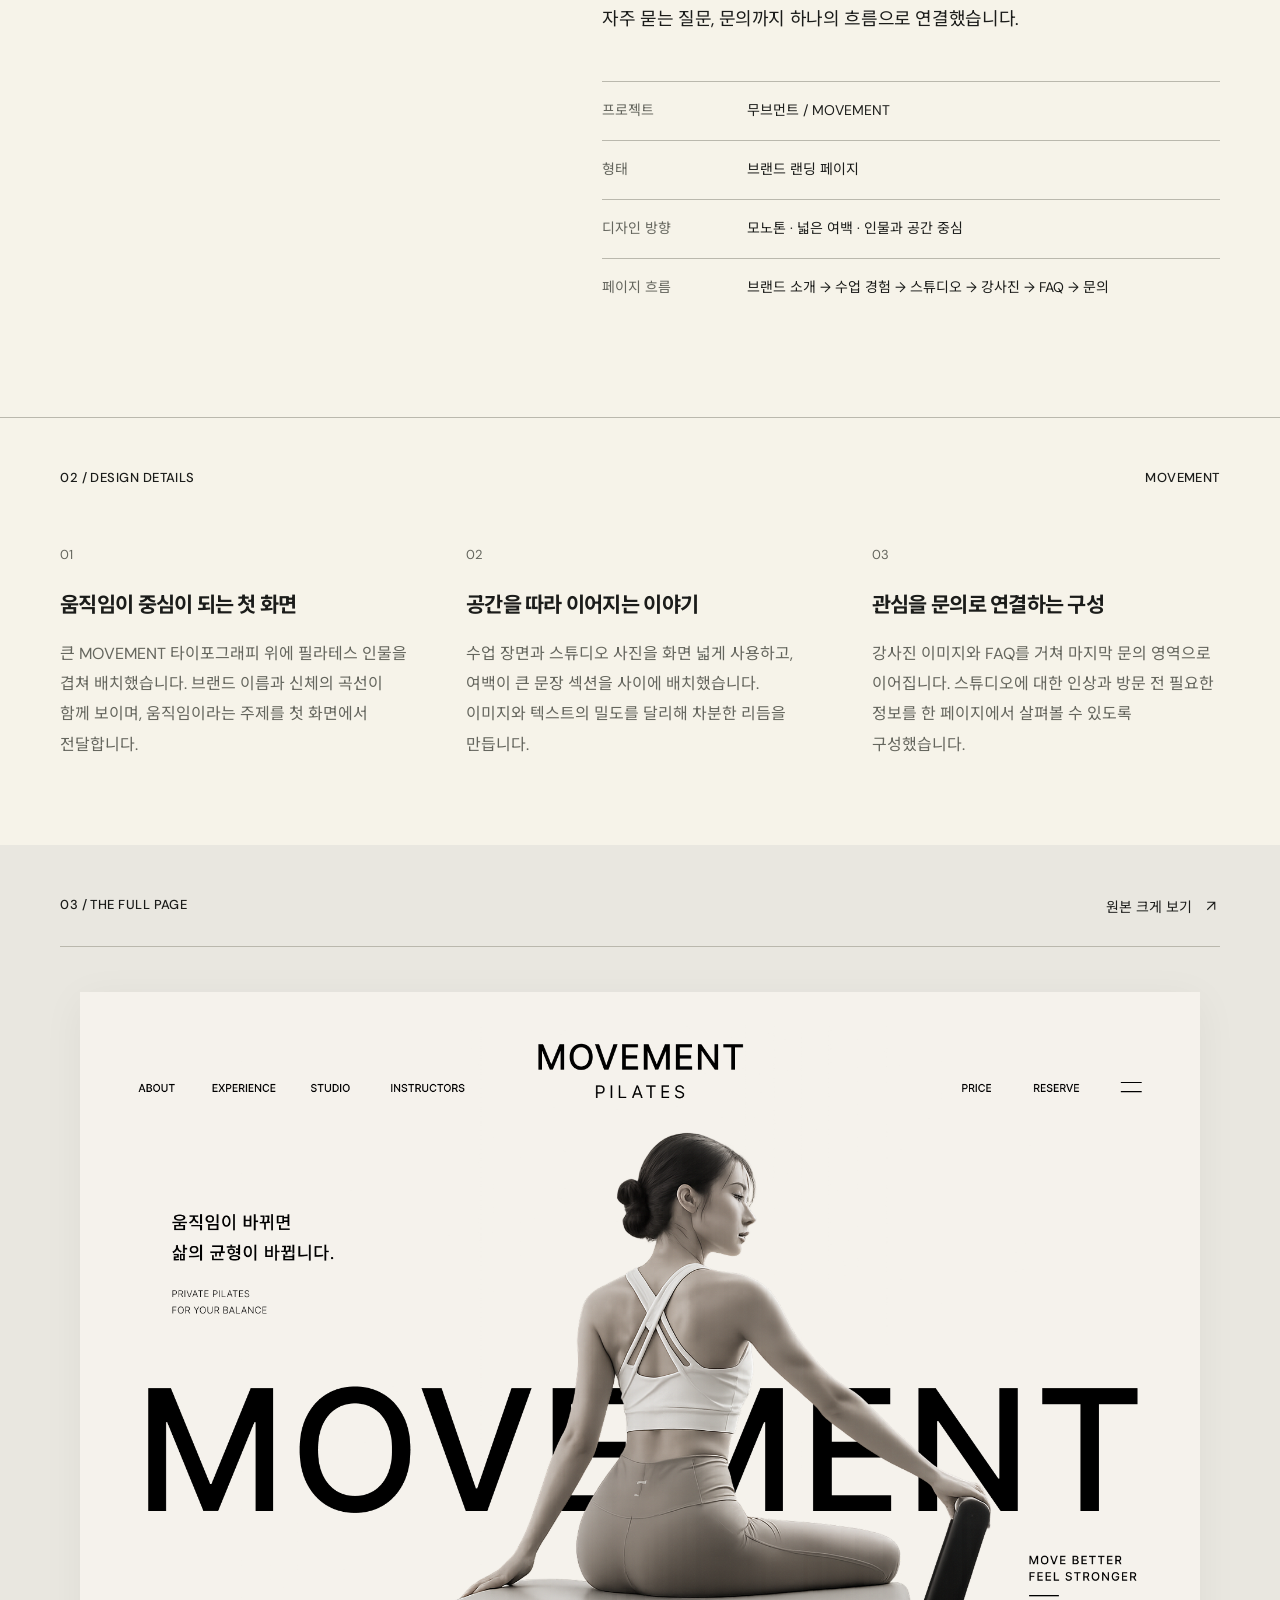
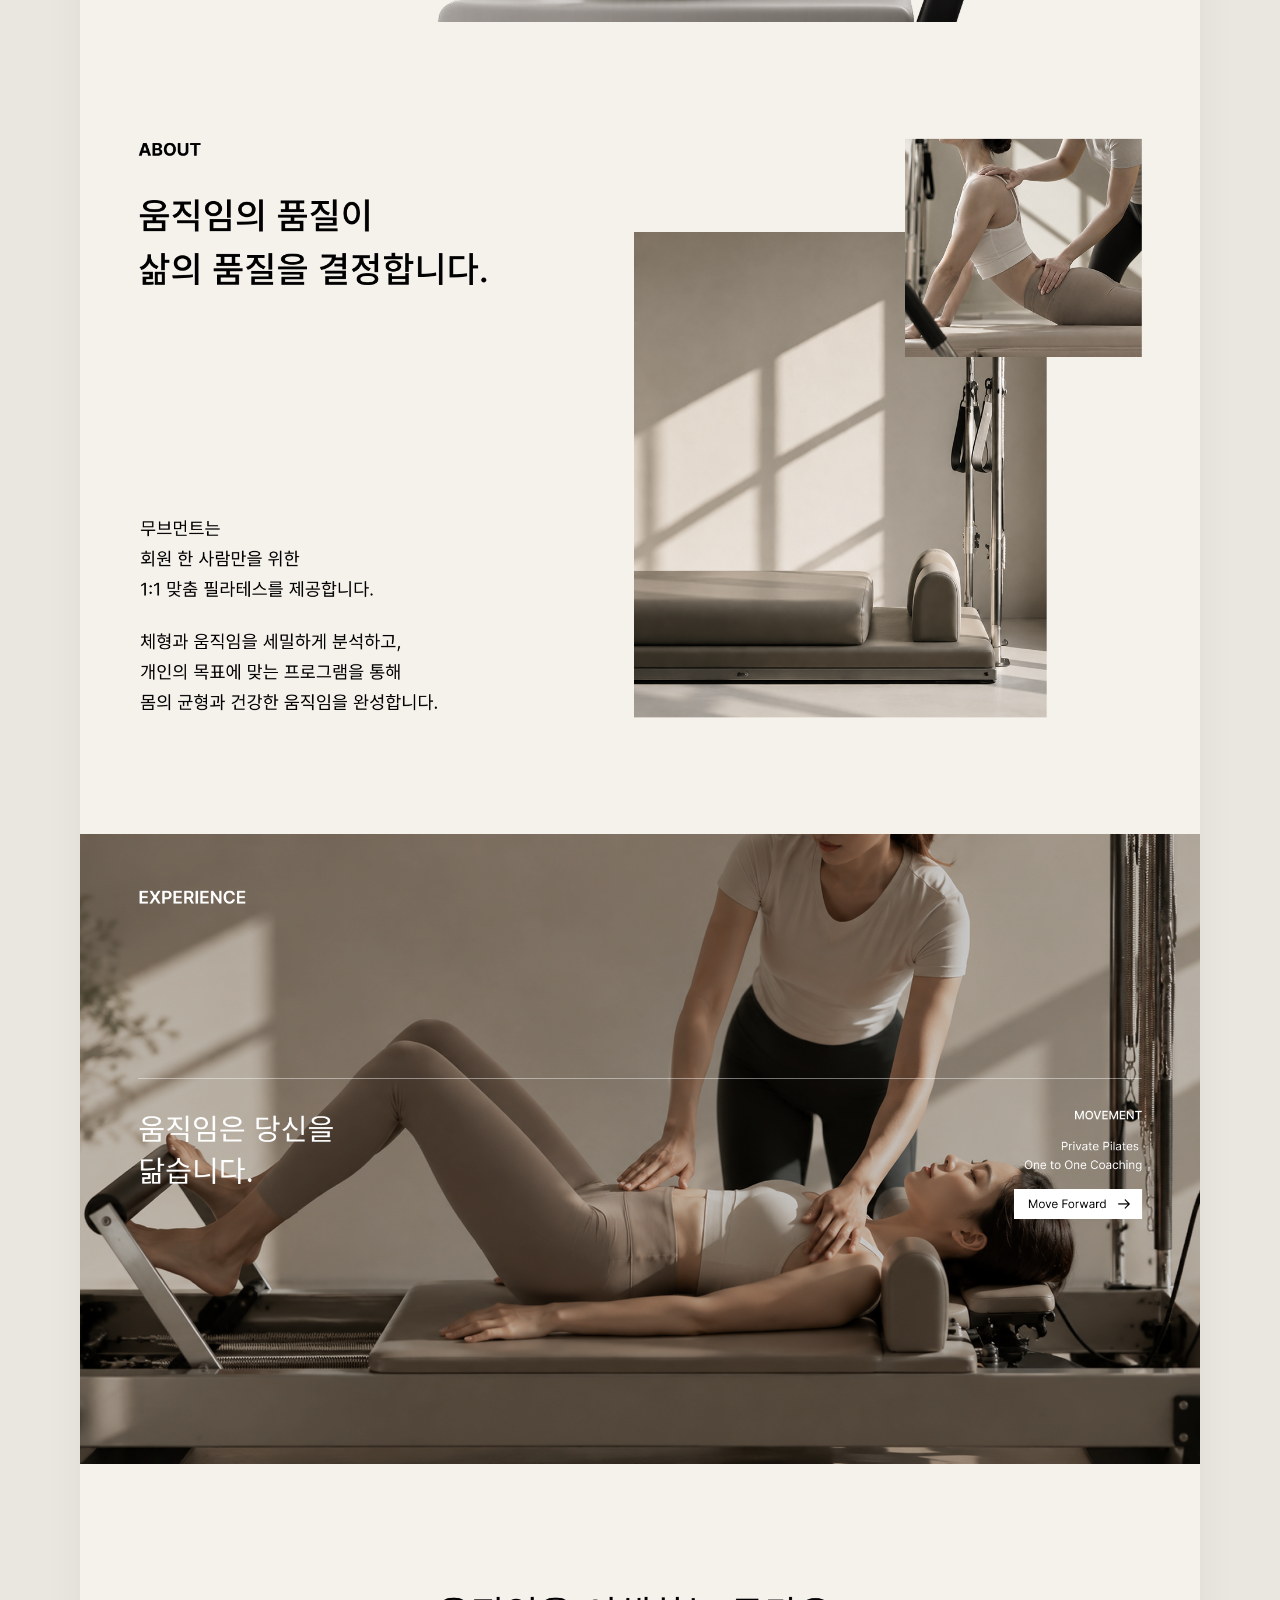
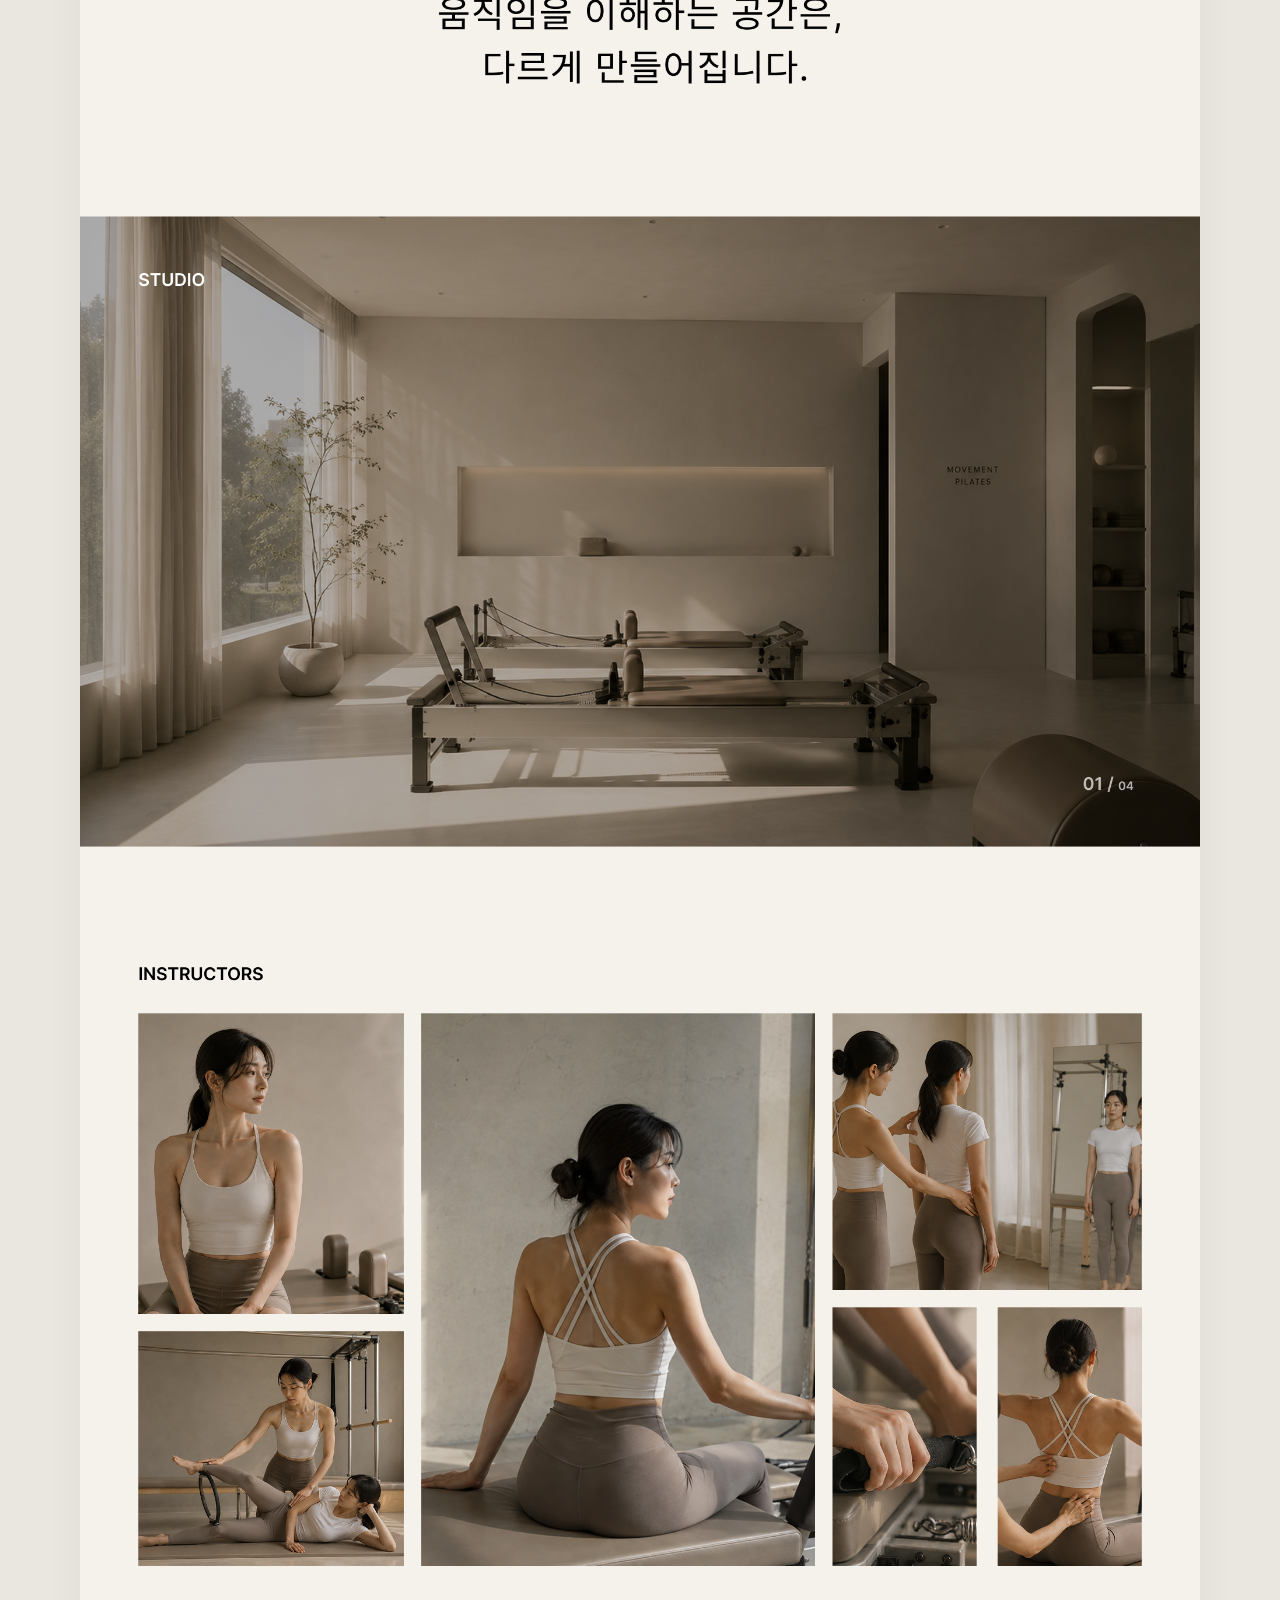
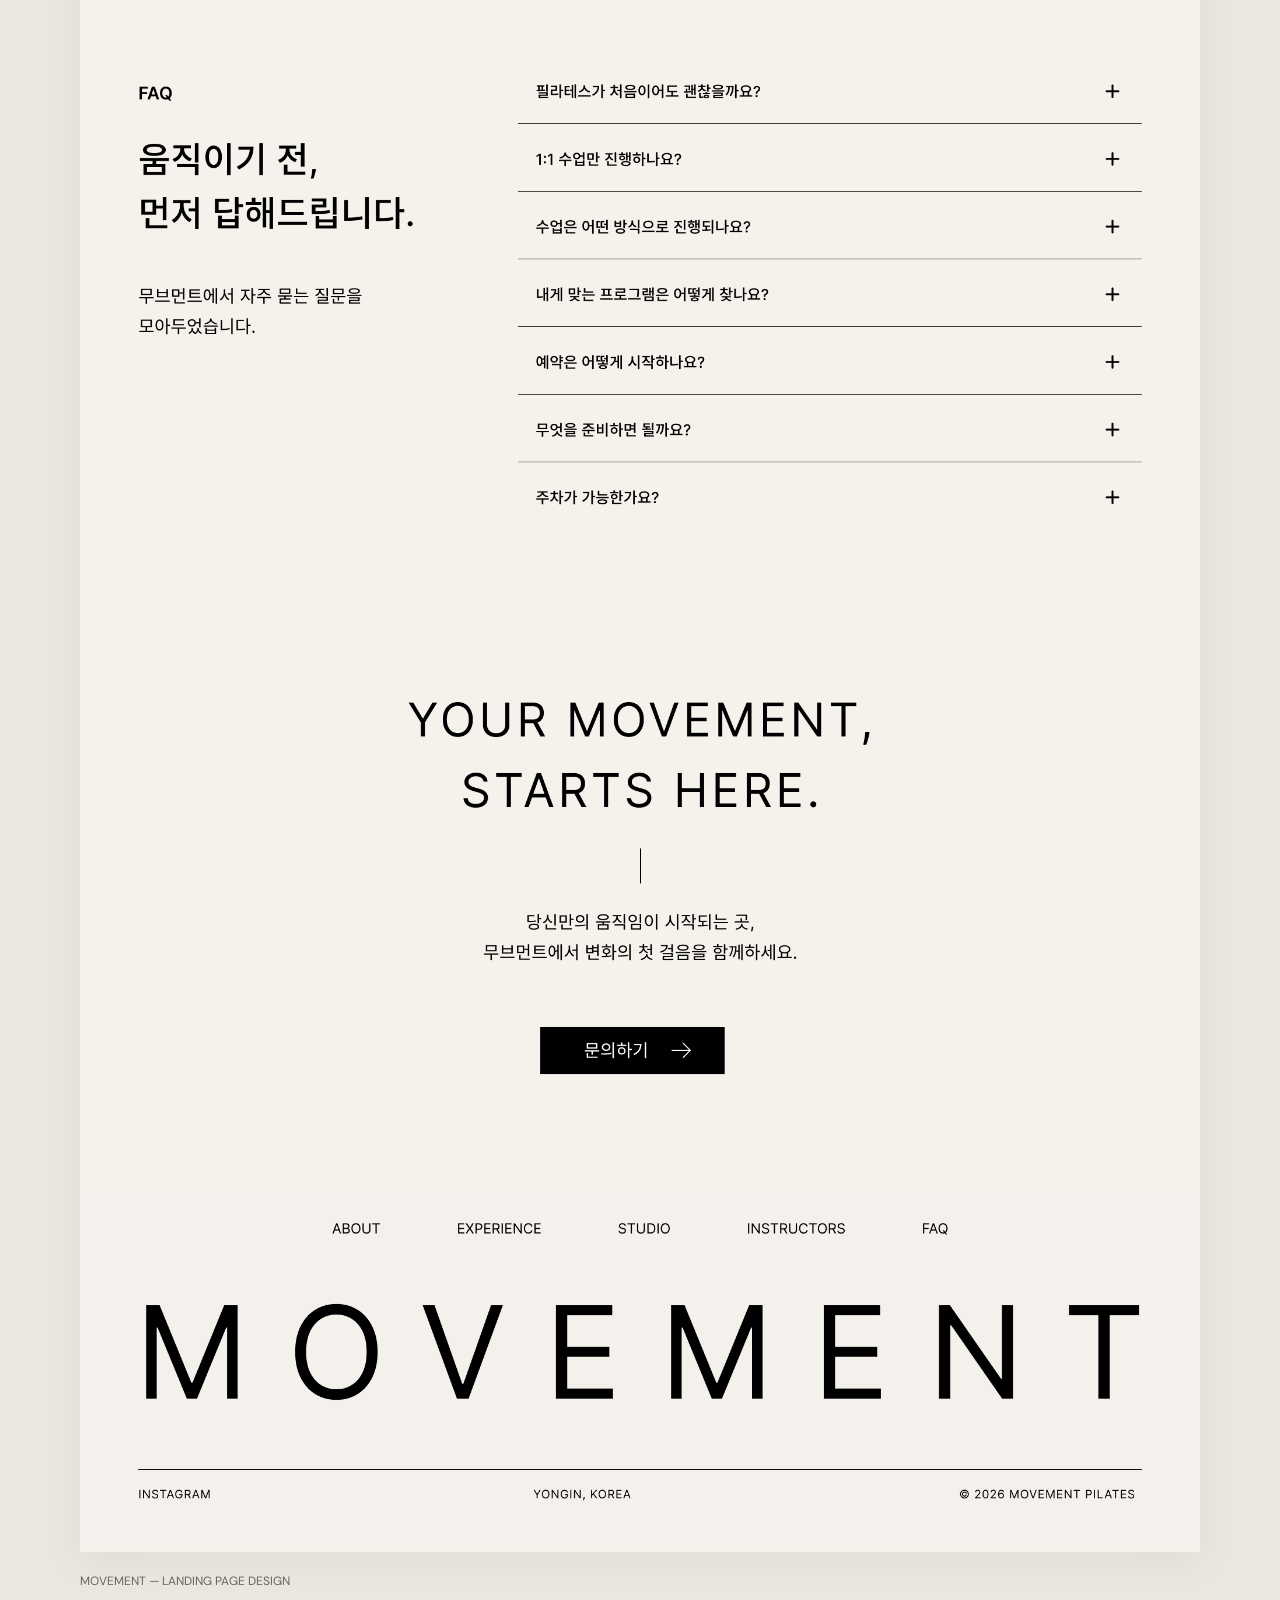
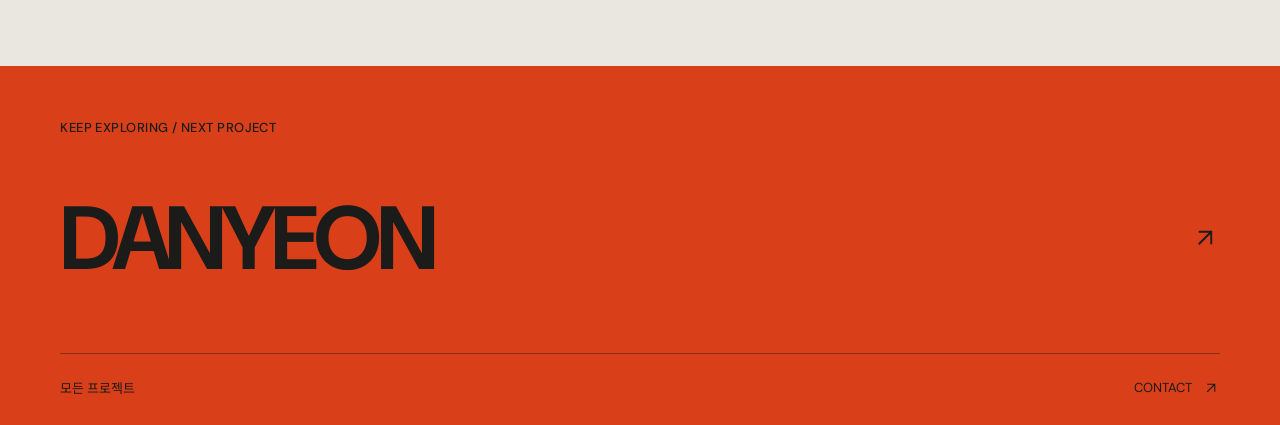
<file: projects/movement/index.html>
<!doctype html><html lang="ko"><head><meta charset="UTF-8"><meta name="viewport" content="width=device-width,initial-scale=1"><title>무브먼트 MOVEMENT — anywhere</title><meta name="description" content="움직임의 가치를 전하는 필라테스 랜딩 페이지. 무브먼트는 필라테스 스튜디오의 철학과 공간, 수업 경험을 소개하는 랜딩 페이지입니다. 인물과 타이포그래피를 겹친 첫 화면에서 시작해 스튜디오, 강사진, 자주 묻는 질문, 문의까지 하나의 흐름으로 연결했습니다."><meta name="theme-color" content="#f6f3e9"><link rel="icon" href="../../assets/favicon.svg" type="image/svg+xml"><link rel="stylesheet" href="../../design.css?v=content-2"><script src="../../site.js?v=spacing-1" defer></script></head><body class="case-page" id="top"><a class="skip" href="#main">본문으로 건너뛰기</a><header class="site-header"><span class="header-caption">INDEPENDENT DESIGNER</span><a class="wordmark" href="../../" aria-label="anywhere 홈">anywhere<sup>™</sup></a><button class="menu-toggle" id="menu-toggle" type="button" aria-label="메뉴 열기" aria-controls="site-menu" aria-expanded="false"><span class="plus" aria-hidden="true"></span></button></header><dialog class="site-menu" id="site-menu" aria-label="사이트 메뉴"><div class="menu-head"><span class="eyebrow">EXPLORE ANYWHERE</span><button class="menu-close" type="button" aria-label="메뉴 닫기"><span class="plus" aria-hidden="true"></span></button></div><nav aria-label="메인 메뉴"><a href="../../#projects"><span>Work</span><small>01</small></a><a href="../../#about"><span>About</span><small>02</small></a><a href="../../#contact"><span>Contact</span><small>03</small></a></nav><div class="menu-bottom"><span class="eyebrow">DESIGN WITH INTENTION.</span><p>작은 관찰에서 시작해,<br>더 나은 경험을 만듭니다.</p><span class="eyebrow">UI / UX · WEB · BRANDING</span></div></dialog><noscript><nav class="fallback-nav" aria-label="메인 메뉴"><a href="../../#projects">Work</a><a href="../../#about">About</a><a href="../../#contact">Contact</a></nav></noscript><main id="main"><section class="case-intro section-pad"><div class="section-top"><a class="return-link" href="../"><svg class="arrow arrow-left" viewBox="0 0 24 24" fill="none" aria-hidden="true"><path d="M7 17 17 7M7 7h10v10"/></svg> ALL PROJECTS</a><span class="eyebrow">LANDING PAGE / 01</span></div><h1>MOVEMENT</h1><div class="case-subtitle"><p>무브먼트 — 움직임의 가치를 전하는 필라테스 랜딩 페이지</p><span class="eyebrow">PILATES / LANDING PAGE</span></div></section><figure class="case-cover landing-cover"><div class="landing-cover-window"><img src="../../assets/movement.png" width="1920" height="9188" alt="무브먼트 랜딩 페이지 히어로 디자인" fetchpriority="high"></div><figcaption>MOVEMENT / FIRST IMPRESSION<a href="#full-design">전체 디자인 보기 <svg class="arrow arrow-down" viewBox="0 0 24 24" fill="none" aria-hidden="true"><path d="M7 17 17 7M7 7h10v10"/></svg></a></figcaption></figure><section class="case-overview section-pad"><div class="case-section-label eyebrow">01 / OVERVIEW</div><div><h2>움직임의 품질을,<br>공간의 경험으로.</h2><p class="case-intro-copy">무브먼트는 필라테스 스튜디오의 철학과 공간, 수업 경험을 소개하는 랜딩 페이지입니다. 인물과 타이포그래피를 겹친 첫 화면에서 시작해 스튜디오, 강사진, 자주 묻는 질문, 문의까지 하나의 흐름으로 연결했습니다.</p><dl class="case-facts"><div><dt>프로젝트</dt><dd>무브먼트 / MOVEMENT</dd></div><div><dt>형태</dt><dd>브랜드 랜딩 페이지</dd></div><div><dt>디자인 방향</dt><dd>모노톤 · 넓은 여백 · 인물과 공간 중심</dd></div><div><dt>페이지 흐름</dt><dd>브랜드 소개 → 수업 경험 → 스튜디오 → 강사진 → FAQ → 문의</dd></div></dl></div></section><section class="case-direction section-pad"><div class="section-top"><span class="eyebrow">02 / DESIGN DETAILS</span><span class="eyebrow">MOVEMENT</span></div><div class="design-notes"><article><span class="note-number">01</span><h3>움직임이 중심이 되는 첫 화면</h3><p>큰 MOVEMENT 타이포그래피 위에 필라테스 인물을 겹쳐 배치했습니다. 브랜드 이름과 신체의 곡선이 함께 보이며, 움직임이라는 주제를 첫 화면에서 전달합니다.</p></article><article><span class="note-number">02</span><h3>공간을 따라 이어지는 이야기</h3><p>수업 장면과 스튜디오 사진을 화면 넓게 사용하고, 여백이 큰 문장 섹션을 사이에 배치했습니다. 이미지와 텍스트의 밀도를 달리해 차분한 리듬을 만듭니다.</p></article><article><span class="note-number">03</span><h3>관심을 문의로 연결하는 구성</h3><p>강사진 이미지와 FAQ를 거쳐 마지막 문의 영역으로 이어집니다. 스튜디오에 대한 인상과 방문 전 필요한 정보를 한 페이지에서 살펴볼 수 있도록 구성했습니다.</p></article></div></section><section class="full-design section-pad" id="full-design" aria-labelledby="full-design-title"><div class="section-top"><h2 class="eyebrow" id="full-design-title">03 / THE FULL PAGE</h2><a href="../../assets/movement.png" target="_blank" rel="noopener" class="original-link" aria-label="무브먼트 원본 이미지 새 탭에서 크게 보기">원본 크게 보기 <svg class="arrow arrow-ne" viewBox="0 0 24 24" fill="none" aria-hidden="true"><path d="M7 17 17 7M7 7h10v10"/></svg></a></div><figure><img src="../../assets/movement.png" width="1920" height="9188" alt="무브먼트 랜딩 페이지 전체 디자인. 브랜드 소개 → 수업 경험 → 스튜디오 → 강사진 → FAQ → 문의" loading="lazy"><figcaption>MOVEMENT — LANDING PAGE DESIGN</figcaption></figure></section><section class="case-next section-pad"><span class="eyebrow">KEEP EXPLORING / NEXT PROJECT</span><a href="../danyeon/"><h2>DANYEON</h2><svg class="arrow arrow-ne" viewBox="0 0 24 24" fill="none" aria-hidden="true"><path d="M7 17 17 7M7 7h10v10"/></svg></a><div class="case-end"><a href="../../#projects">모든 프로젝트</a><a href="../../#contact">CONTACT <svg class="arrow arrow-ne" viewBox="0 0 24 24" fill="none" aria-hidden="true"><path d="M7 17 17 7M7 7h10v10"/></svg></a></div></section></main></body></html>
</file>
<file: design.css>
@import url('https://fonts.googleapis.com/css2?family=DM+Sans:wght@400;500;600;700;800;900&family=Noto+Sans+KR:wght@400;500;600;700;800;900&display=swap');
:root{--paper:#f6f3e9;--ink:#1b1c1a;--orange:#d93f19;--line:#bab8ad;--muted:#65665e;--pad:4.7vw;--header:90px;--font:'DM Sans','Noto Sans KR',sans-serif}*{box-sizing:border-box}html{scroll-behavior:smooth;scroll-padding-top:110px}body{margin:0;background:var(--paper);color:var(--ink);font-family:var(--font);-webkit-font-smoothing:antialiased;isolation:isolate}a{color:inherit;text-decoration:none}button{font:inherit;color:inherit}button,a{-webkit-tap-highlight-color:transparent}button{cursor:pointer}a:focus-visible,button:focus-visible,[tabindex]:focus-visible{outline:2px solid var(--orange);outline-offset:6px}::selection{background:var(--orange);color:var(--paper)}.sr-only{position:absolute;width:1px;height:1px;padding:0;margin:-1px;overflow:hidden;clip:rect(0,0,0,0);white-space:nowrap;border:0}.skip{position:fixed;left:20px;top:-80px;z-index:60;background:var(--ink);color:var(--paper);padding:15px}.skip:focus{top:15px}.eyebrow{font-size:.8125rem;line-height:1.6;letter-spacing:.035em;font-weight:500}.arrow{display:inline-block;flex:none;width:22px;height:22px;stroke:currentColor;stroke-width:1.5;vertical-align:middle}.arrow-down{transform:rotate(135deg)}.arrow-up{transform:rotate(-45deg)}.arrow-left{transform:rotate(-135deg)}.arrow-right{transform:rotate(45deg)}
/* Quiet center branding and a compact, keyboard accessible menu. */
.site-header{height:var(--header);position:sticky;top:0;z-index:25;background:var(--paper);display:grid;grid-template-columns:1fr auto 1fr;align-items:center;padding:0 var(--pad)}.header-caption{font-size:.75rem;letter-spacing:.08em}.wordmark{font-size:2.4rem;font-weight:900;letter-spacing:-.075em;line-height:1;position:relative}.wordmark sup{font-size:.55rem;font-weight:600;vertical-align:top;margin-left:3px;letter-spacing:0}.menu-toggle,.menu-close{border:0;background:none;width:44px;height:44px;display:grid;place-items:center;justify-self:end;padding:0;position:relative}.plus{position:relative;width:28px;height:28px;display:block}.plus::before,.plus::after{content:"";position:absolute;top:13px;left:0;width:28px;height:1.5px;background:currentColor;transition:transform .25s}.plus::after{transform:rotate(90deg)}.menu-toggle:hover .plus{color:var(--orange)}.site-menu{position:fixed;inset:0 0 0 auto;width:min(460px,100%);height:100dvh;max-height:none;max-width:none;margin:0;border:0;padding:26px 44px 40px;background:var(--paper);color:var(--ink)}.site-menu[open]{display:flex;flex-direction:column;animation:menu-in .28s ease-out}.site-menu::backdrop{background:#18191033;backdrop-filter:blur(12px)}.menu-head{display:flex;justify-content:space-between;align-items:center}.menu-close .plus{transform:rotate(45deg)}.site-menu nav{display:flex;flex-direction:column;margin-top:50px}.site-menu nav a{display:flex;align-items:center;justify-content:space-between;font-size:3.4rem;line-height:1.35;letter-spacing:-.04em}.site-menu nav a:hover{color:var(--orange)}.site-menu nav small{font-size:.75rem;letter-spacing:0}.menu-bottom{margin-top:auto;padding-top:45px}.menu-bottom p{font-size:1.1rem;line-height:1.8;letter-spacing:-.03em;margin:20px 0 40px}.menu-bottom>.eyebrow:last-child{font-size:.75rem;color:var(--muted)}.menu-open{overflow:hidden}.fallback-nav{display:flex;gap:30px;justify-content:center;padding:12px}.fallback-nav a{text-decoration:underline}@keyframes menu-in{from{opacity:0;transform:translateX(40px)}to{opacity:1;transform:translateX(0)}}
/* The supplied artwork starts at viewport size, then shrinks within a pinned stage. */
.hero{padding-top:22px}.hero-frame{width:76%;margin:0 auto;will-change:width}.hero-visual{overflow:hidden}.hero-art{display:block;width:100%;height:auto;margin-top:-6.3%;margin-bottom:-7.8%}.hero-foot{display:flex;align-items:center;justify-content:space-between;gap:20px;margin:32px var(--pad) 0;font-size:.75rem;letter-spacing:.035em;line-height:1.6}.hero-foot>a{display:flex;gap:10px;align-items:center;padding:8px 0}.hero-foot .arrow{width:18px;height:18px}.hero-foot>a:hover{color:var(--orange)}
.about{padding:150px 0 125px;overflow:hidden}.about-layout{display:grid;grid-template-columns:42% 58%;padding:0 var(--pad)}.about-caption{display:flex;flex-direction:column;justify-content:space-between;align-items:flex-start;padding:5px 40px 12px 0}.about-caption>p{font-size:1.1rem;line-height:1.5;letter-spacing:-.025em;margin:0}.about-copy h2{font-size:clamp(1.6rem,2.1vw,2.4rem);font-weight:800;line-height:1.4;letter-spacing:-.04em;margin:0 0 30px;word-break:keep-all}.about-copy>p{font-size:clamp(1.55rem,2.05vw,2.3rem);font-weight:400;line-height:1.55;letter-spacing:-.04em;margin:0 0 40px;word-break:keep-all}.about-copy>.eyebrow{color:var(--muted);font-size:.75rem}.belief-viewport{margin-top:40px;overflow:hidden}.belief-track{display:flex;align-items:center;justify-content:center;gap:4vw;width:max-content;min-width:100%;position:relative;left:50%;transform:translateX(-50%);white-space:nowrap;will-change:transform}.belief-track span{font-size:clamp(3rem,7.2vw,8rem);line-height:1.1;letter-spacing:-.045em;font-weight:900;color:#d8d5ca}.belief-track .active{color:var(--orange)}.about-bottom{display:grid;grid-template-columns:42% 58%;padding:40px var(--pad) 0;align-items:center}.about-bottom>.eyebrow{font-size:.75rem;color:var(--muted)}.pill{display:flex;gap:30px;align-items:center;justify-content:center;border:1px solid var(--ink);border-radius:100px;min-height:46px;width:260px;font-size:1rem;padding:10px 25px;transition:color .2s,background .2s}.pill:hover{background:var(--ink);color:var(--paper)}.pill .arrow{width:20px;height:20px}
.section-bar{margin:0 var(--pad);padding:20px 0;border-top:1px solid var(--line);display:flex;justify-content:space-between;align-items:center;gap:20px}.section-bar h2{font-size:.875rem;font-weight:500;letter-spacing:.055em;margin:0}.carousel-controls{display:flex;gap:6px}.carousel-controls button{display:grid;place-items:center;border:1px solid var(--ink);background:transparent;border-radius:50%;width:38px;height:38px;transition:background .2s,color .2s}.carousel-controls button:disabled{opacity:.28;cursor:default}.carousel-controls button:hover:not(:disabled){background:var(--ink);color:var(--paper)}.carousel-controls .arrow{width:20px;height:20px}.work-track{display:flex;gap:24px;overflow-x:auto;scroll-snap-type:x mandatory;scrollbar-width:none;padding:22px var(--pad) 10px;scroll-padding-left:var(--pad);overscroll-behavior-x:contain}.work-track::-webkit-scrollbar{display:none}.project{flex:0 0 62%;min-width:0;scroll-snap-align:start}.project-image{position:relative;overflow:hidden;aspect-ratio:1.42;background:#d6d3c9}.project-image img{display:block;width:100%;height:100%;object-fit:cover;transition:transform .7s cubic-bezier(.2,.6,.3,1)}.project-link:hover img{transform:scale(1.025)}.project-open{position:absolute;bottom:24px;right:24px;background:var(--paper);padding:10px 16px;border-radius:30px;font-size:.75rem;display:flex;align-items:center;gap:18px;opacity:0;transform:translateY(6px);transition:opacity .2s,transform .2s}.project-link:hover .project-open,.project-link:focus-visible .project-open{opacity:1;transform:translateY(0)}.project-open .arrow{width:18px;height:18px}.project-meta{display:flex;align-items:baseline;justify-content:space-between;gap:20px;margin-top:22px}.project-meta h3{font-size:1.7rem;font-weight:700;letter-spacing:-.045em;margin:0}.project-meta>span{font-size:.75rem;letter-spacing:.02em;text-align:right}.project-link>p{font-size:.9375rem;color:var(--muted);letter-spacing:-.02em;margin:8px 0 10px}.work-note{display:flex;align-items:flex-start;justify-content:space-between;gap:30px;margin:30px var(--pad) 0;font-size:.75rem;color:var(--muted);line-height:1.7}.work-note>p{margin:0}.disciplines{padding:130px 0}.disciplines .section-bar{padding-bottom:40px}.disciplines .section-bar>.eyebrow{font-size:.75rem}.discipline{display:grid;grid-template-columns:10% 1fr 1fr;align-items:center;gap:20px;padding:26px 0;margin:0 var(--pad);border-bottom:1px solid var(--line)}.discipline>span{font-size:.75rem;color:var(--muted)}.discipline h3{font-size:clamp(1.8rem,3.5vw,3.75rem);line-height:1.2;font-weight:500;letter-spacing:-.05em;margin:0}.discipline p{font-size:.875rem;color:var(--muted);line-height:1.8;margin:0;text-align:right}
.contact{background:var(--orange);padding:35px var(--pad) 25px;overflow:hidden}.contact-top{display:flex;justify-content:space-between;gap:20px;align-items:center}.back-top{display:flex;align-items:center;gap:10px;font-size:.75rem}.back-top .arrow{width:18px;height:18px}.contact h2{font-size:clamp(3rem,7.3vw,8.5rem);font-weight:700;letter-spacing:-.065em;line-height:1.03;margin:85px 0 50px}.contact h2 em{font-style:normal;color:var(--paper)}.contact-info{display:grid;grid-template-columns:1fr 1fr;gap:40px;align-items:start;margin-bottom:85px}.contact-info>p{font-size:1.125rem;line-height:1.7;letter-spacing:-.035em;margin:0}.contact-info>div{justify-self:end}.contact-info>div p{font-size:.875rem;line-height:1.6}.contact-info .eyebrow{font-size:.75rem}.footer-wordmark{display:block;font-size:clamp(4rem,18.3vw,24rem);font-weight:900;line-height:.9;letter-spacing:-.075em;position:relative;width:fit-content}.footer-wordmark sup{font-size:1rem;vertical-align:top;position:absolute;top:14%;right:-22px;letter-spacing:0}.footer-bottom{margin-top:38px;border-top:1px solid #8f2e17;padding-top:22px;display:flex;justify-content:space-between;gap:20px;font-size:.75rem;letter-spacing:.035em}
/* Project detail pages follow the same quiet, image-led rhythm. */
.section-pad{padding:50px var(--pad) 75px}.section-top{display:flex;justify-content:space-between;align-items:center;gap:25px}.return-link{display:flex;align-items:center;gap:10px;font-size:.8125rem}.return-link .arrow{width:18px;height:18px}.case-intro{padding-top:30px;padding-bottom:38px}.case-intro>.section-top{border-top:1px solid var(--line);padding-top:25px}.case-intro h1{font-size:clamp(3rem,12.2vw,14rem);line-height:.92;font-weight:800;letter-spacing:-.065em;color:var(--ink);margin:90px 0 35px}.case-subtitle{display:flex;justify-content:space-between;align-items:center;gap:30px}.case-subtitle p{font-size:1.125rem;letter-spacing:-.03em;margin:0}.case-subtitle .eyebrow{font-size:.75rem}.case-cover{margin:0 var(--pad)}.case-cover img{display:block;width:100%;height:auto;max-height:960px;object-fit:cover}.case-cover figcaption{display:flex;justify-content:space-between;gap:15px;font-size:.75rem;line-height:1.6;color:var(--muted);padding-top:15px}.case-overview{display:grid;grid-template-columns:1fr 1.45fr;gap:10%;padding-top:115px;padding-bottom:100px}.case-overview h2{font-size:clamp(1.75rem,3vw,3rem);font-weight:700;line-height:1.45;letter-spacing:-.04em;margin:0 0 30px}.case-intro-copy{font-size:1.125rem;line-height:1.9;letter-spacing:-.02em;word-break:keep-all}.case-facts{margin:45px 0 0}.case-facts>div{display:grid;grid-template-columns:120px 1fr;gap:25px;border-top:1px solid var(--line);padding:17px 0;font-size:.875rem;line-height:1.7}.case-facts dt{color:var(--muted)}.case-facts dd{margin:0}.case-direction{border-top:1px solid var(--line)}.design-notes{display:grid;grid-template-columns:repeat(3,1fr);gap:5%;margin:55px 0 80px}.note-number{font-size:.8125rem;color:var(--muted)}.design-notes h3{font-size:1.3rem;line-height:1.5;letter-spacing:-.035em;font-weight:700;margin:25px 0 18px;word-break:keep-all}.design-notes p{font-size:1rem;line-height:1.9;word-break:keep-all;color:var(--muted);margin:0}.palette-heading{display:flex;justify-content:space-between;gap:25px;border-top:1px solid var(--line);padding-top:25px;margin-bottom:25px}.palette{display:grid;grid-template-columns:repeat(3,1fr);gap:22px}.palette>div{display:flex;justify-content:space-between;flex-wrap:wrap;gap:10px;font-size:.8125rem}.swatch{width:100%;height:150px;border:1px solid #22221f20}.case-next{background:var(--orange);padding-bottom:28px}.case-next>a{display:flex;align-items:center;justify-content:space-between;gap:25px;padding:55px 0 70px}.case-next h2{font-size:clamp(2.5rem,7vw,8rem);font-weight:700;line-height:1;letter-spacing:-.06em;margin:0}.case-next>a .arrow{width:30px;height:30px}.case-end{display:flex;justify-content:space-between;border-top:1px solid #8f2e17;padding-top:24px;font-size:.8125rem}.case-end a{display:flex;align-items:center;gap:10px}.case-end .arrow{width:18px;height:18px}
@media(min-width:1800px){:root{--pad:6vw}}@media(max-width:900px){.header-caption{font-size:.75rem}.about{padding-top:110px}.about-layout,.about-bottom{grid-template-columns:34% 66%}.about-copy h2{font-size:1.55rem}.about-copy>p{font-size:1.5rem}.desktop-break{display:none}.project{flex-basis:76%}.discipline{grid-template-columns:8% 1fr}.discipline p{grid-column:2;text-align:left}.disciplines .section-bar>.eyebrow{max-width:220px;text-align:right}.case-overview{grid-template-columns:.7fr 1.45fr;gap:5%}}
@media(max-width:600px){:root{--pad:6vw;--header:74px}html{scroll-padding-top:90px}.site-header .header-caption{visibility:hidden;font-size:0}.wordmark{font-size:1.9rem}.plus,.plus::before,.plus::after{width:24px}.plus{height:24px}.plus::before,.plus::after{top:11px}.site-menu{padding:20px 25px 30px}.site-menu nav{margin-top:35px}.site-menu nav a{font-size:3rem}.menu-bottom p{margin-bottom:25px}.hero{padding-top:16px}.hero-frame{width:92%}.hero-art{width:146%;max-width:none;margin-left:-23%;margin-top:-10%;margin-bottom:-11.4%}.hero-foot{margin-top:22px;font-size:.75rem;gap:12px}.hero-foot>span:nth-child(2){display:none}.hero-foot .arrow{width:16px;height:16px}.hero-foot a{gap:4px}.about{padding-top:90px;padding-bottom:80px}.about-layout{grid-template-columns:1fr;gap:35px}.about-caption{flex-direction:row;padding:0;align-items:flex-start;gap:20px}.about-caption>p{font-size:.8125rem;line-height:1.5;text-align:right}.about-caption .eyebrow{font-size:.75rem}.about-copy h2{font-size:1.45rem;line-height:1.5;margin-bottom:24px}.about-copy>p{font-size:1.4rem;line-height:1.65;margin-bottom:30px}.about-copy>.eyebrow{font-size:.75rem}.belief-viewport{margin-top:28px}.belief-track{gap:25px}.belief-track span{font-size:3rem}.about-bottom{display:flex;flex-direction:column-reverse;align-items:flex-start;gap:24px;padding-top:30px}.about-bottom>.eyebrow{font-size:.75rem}.pill{width:100%;min-height:45px;font-size:.9375rem}.section-bar{padding-top:16px;padding-bottom:8px}.section-bar h2{font-size:.75rem}.carousel-controls button{width:34px;height:34px}.carousel-controls .arrow{width:18px;height:18px}.work-track{gap:16px;padding-top:20px}.project{flex-basis:86%}.project-image{aspect-ratio:1.08}.project-open{opacity:1;transform:none;bottom:14px;right:14px;padding:8px 12px;gap:7px;font-size:.75rem}.project-open .arrow{width:16px;height:16px}.project-meta{flex-direction:column;gap:7px;margin-top:18px}.project-meta h3{font-size:1.4rem}.project-meta>span{font-size:.75rem;text-align:left}.project-link>p{font-size:.8125rem;line-height:1.6;margin-top:9px}.work-note{flex-direction:column;gap:10px;margin-top:25px;font-size:.75rem}.work-note>p{max-width:280px}.disciplines{padding:85px 0}.disciplines .section-bar{padding-bottom:25px}.disciplines .section-bar>.eyebrow{font-size:.75rem;max-width:165px}.discipline{gap:10px 20px;padding:22px 0}.discipline h3{font-size:1.65rem}.discipline>span{font-size:.75rem}.discipline p{font-size:.75rem}.contact{padding-top:25px}.contact-top>.eyebrow{font-size:.75rem}.back-top{font-size:.75rem;gap:4px}.back-top .arrow{width:16px;height:16px}.contact h2{font-size:clamp(2.5rem,9.6vw,3.7rem);margin:55px 0 34px;letter-spacing:-.055em;line-height:1.1}.contact-info{grid-template-columns:1fr;gap:30px;margin-bottom:60px}.contact-info>p{font-size:.9375rem}.contact-info>div{justify-self:start}.contact-info>div p{font-size:.8125rem}.contact-info .eyebrow{font-size:.75rem}.footer-wordmark{font-size:17.5vw}.footer-wordmark sup{font-size:.6rem;right:-12px}.footer-bottom{font-size:.75rem;margin-top:28px;gap:10px}.section-pad{padding:35px var(--pad) 50px}.section-top{gap:18px;align-items:flex-start}.section-top>.eyebrow{font-size:.75rem;text-align:right}.case-intro{padding-top:15px;padding-bottom:28px}.case-intro h1{font-size:12.3vw;margin-top:55px;margin-bottom:25px}.return-link{font-size:.75rem;gap:5px}.case-subtitle{flex-direction:column;align-items:flex-start;gap:12px}.case-subtitle p{font-size:1rem}.case-subtitle .eyebrow{font-size:.75rem}.case-cover figcaption{flex-direction:column;gap:5px;font-size:.75rem}.case-overview{grid-template-columns:1fr;gap:25px;padding-top:60px}.case-section-label{font-size:.75rem}.case-overview h2{font-size:1.8rem;line-height:1.45;margin-bottom:20px}.case-intro-copy{font-size:1rem}.case-facts>div{grid-template-columns:80px 1fr;gap:15px;font-size:.8125rem}.case-facts{margin-top:30px}.design-notes{grid-template-columns:1fr;gap:35px;margin:35px 0 50px}.design-notes article{display:grid;grid-template-columns:35px 1fr;gap:15px}.note-number{padding-top:5px;font-size:.75rem}.design-notes h3{font-size:1.15rem;margin:0}.design-notes p{grid-column:2;font-size:.9375rem}.palette-heading .eyebrow{font-size:.75rem}.palette{gap:12px}.palette>div{font-size:.75rem;gap:5px}.palette>div>span{width:100%}.swatch{height:85px}.case-next>.eyebrow{font-size:.75rem}.case-next>a{padding:35px 0 45px}.case-next h2{font-size:8vw}.case-next>a .arrow{width:24px;height:24px}.case-end{font-size:.75rem}}
@media(prefers-reduced-motion:reduce){html{scroll-behavior:auto}*,*::before,*::after{animation:none!important;transition:none!important}.hero-frame{will-change:auto}.belief-track{will-change:auto}}

@media(max-width:600px){.hero-foot{flex-wrap:wrap}.hero-foot>a{margin-left:auto}.footer-bottom{flex-wrap:wrap;gap:10px 20px}}

.home-page>.site-header{position:fixed;inset:0 0 auto;background:transparent}.hero{padding:0;height:180vh;height:180svh;position:relative}.hero-stage{height:100vh;height:100svh;position:sticky;top:0;display:grid;place-items:center;overflow:hidden}.hero-frame{width:100%;height:100%;margin:0;transform-origin:center;will-change:transform}.hero-visual{height:100%;width:100%;display:grid;place-items:center;background:#eeece6;overflow:hidden}.hero-art-window{width:100%;height:100%;position:relative;overflow:hidden;min-width:0}.hero-art{display:block;position:absolute;left:50%;top:50%;width:100%;height:100%;max-width:none;margin:0;object-fit:cover;object-position:center;transform:translate(-50%,-50%)}.hero-foot{position:absolute;bottom:24px;left:var(--pad);right:var(--pad);margin:0;z-index:2}.hero-foot>a{background:var(--paper);border-radius:30px;padding:10px 16px}.hero-stage+.about{position:relative}@media(max-width:600px){.hero{height:165vh;height:165svh;padding:0}.hero-art-window{width:100%;height:100%}.hero-art{width:100%;margin:0}.hero-foot{bottom:20px;gap:10px}.hero-foot>a{padding:8px 10px}.hero-foot>span:first-child{max-width:130px}}

/* Original landing-page work: top crops for covers, uncropped full designs below. */
.landing-thumbnail img{object-position:center top}.project-korean{font-size:.875rem;font-weight:400;letter-spacing:-.02em;margin-left:8px}.landing-cover-window{aspect-ratio:16/10;overflow:hidden}.case-cover.landing-cover img{width:100%;height:100%;max-height:none;object-fit:cover;object-position:center top}.landing-cover figcaption>a{display:inline-flex;align-items:center;gap:8px}.landing-cover .arrow,.original-link .arrow{width:18px;height:18px}.full-design{background:#e9e7e0}.full-design .section-top{padding-bottom:30px;border-bottom:1px solid var(--line);margin-bottom:45px}.full-design h2{font-weight:500;margin:0}.original-link{font-size:.875rem;display:inline-flex;align-items:center;gap:10px}.original-link:hover{color:var(--orange)}.full-design figure{max-width:1120px;margin:0 auto}.full-design figure>img{display:block;width:100%;height:auto;max-height:none;box-shadow:0 8px 40px #1b1c1a0d}.full-design figcaption{font-size:.75rem;color:var(--muted);margin-top:20px;line-height:1.6}.case-direction:has(+.full-design){padding-bottom:0}.case-direction:has(+.full-design) .design-notes{margin-bottom:65px}@media(max-width:600px){.landing-thumbnail{aspect-ratio:1.4}.landing-cover-window{aspect-ratio:16/10}.project-korean{font-size:.8125rem}.full-design .section-top{align-items:center;gap:10px;margin-bottom:25px;padding-bottom:22px}.full-design h2{font-size:.75rem}.original-link{font-size:.75rem;gap:5px}.full-design figcaption{font-size:.75rem}.case-direction:has(+.full-design) .design-notes{margin-bottom:40px}}

/* Small spacing refinements where labels, images and section transitions were tight. */
.home-page>.site-header.header-over-content{background:var(--paper)}
.work-track{padding-top:34px}.project-meta{margin-top:30px}.discipline{padding-top:34px;padding-bottom:34px}.contact{padding-top:55px}.case-intro{padding-bottom:56px}.case-direction:has(+.full-design) .design-notes{margin-bottom:85px}
@media(max-width:600px){.work-track{padding-top:28px}.project-meta{margin-top:26px}.discipline{padding-top:28px;padding-bottom:28px}.contact{padding-top:39px}.case-intro{padding-bottom:40px}.case-direction:has(+.full-design) .design-notes{margin-bottom:56px}}

/* Biography and project-led philosophy have distinct visual roles. */
.about-personal .about-bottom{padding-top:52px}.about-personal .about-copy>p{font-size:clamp(1.35rem,1.85vw,2rem);line-height:1.65}

/* Open typographic rows: principle first, plain-language meaning beside it. */
.philosophy-table{padding:140px 0 150px}
.philosophy-table .section-bar{align-items:baseline;gap:28px;padding-top:22px;padding-bottom:64px}
.philosophy-intro{margin:0;font-size:.875rem;line-height:1.65;letter-spacing:-.025em;word-break:keep-all}
.principles-list{list-style:none;padding:0;margin:0 var(--pad)}
.principle{display:grid;grid-template-columns:8% minmax(0,1fr) minmax(280px,30%);align-items:center;column-gap:24px;min-height:176px;padding:42px 0;border-bottom:1px solid var(--line)}
.principle-number{align-self:center;font-size:.75rem;font-variant-numeric:tabular-nums;color:var(--orange);letter-spacing:.04em}
.principle h3{margin:0;font-size:clamp(2.6rem,4.15vw,5.5rem);font-weight:500;line-height:1.08;letter-spacing:-.055em;white-space:nowrap}
.principle-copy{padding-left:10px}
.principle-copy p{margin:0;color:var(--muted);font-size:clamp(.8125rem,.94vw,1rem);line-height:1.85;letter-spacing:-.025em;word-break:keep-all}
.principle-copy .principle-label{color:var(--ink);font-size:clamp(.875rem,1.05vw,1.125rem);font-weight:500;margin-bottom:9px;line-height:1.5}
@media(min-width:1800px){.principle{min-height:210px;padding:52px 0}.philosophy-table .section-bar{padding-bottom:76px}}
@media(max-width:1050px){.principle{grid-template-columns:5% minmax(0,1fr) minmax(245px,32%);column-gap:18px;min-height:160px}.principle h3{font-size:3.9vw}.principle-copy{padding-left:0}.principle-copy p{font-size:.8125rem}}
@media(max-width:760px){.philosophy-table{padding:100px 0 110px}.philosophy-table .section-bar{padding-bottom:30px;align-items:flex-start}.philosophy-intro{max-width:180px;text-align:right;font-size:.75rem}.principle{grid-template-columns:28px minmax(0,1fr);gap:19px 18px;padding:32px 0 36px;min-height:0;align-items:baseline}.principle h3{font-size:clamp(1.8rem,5.8vw,2.7rem);letter-spacing:-.055em}.principle-number{align-self:baseline;font-size:.6875rem}.principle-copy{grid-column:2}.principle-copy .principle-label{font-size:.875rem;margin-bottom:5px}.principle-copy p{font-size:.8125rem;line-height:1.8}}
@media(max-width:600px){.about-personal .about-bottom{padding-top:35px}.about-personal .about-copy>p{font-size:1.25rem;line-height:1.75}}

/* Personal introduction and a complete project index. */
.work-footer{display:flex;justify-content:center;margin:48px var(--pad) 0}
.work-view-all{display:inline-flex;align-items:center;justify-content:center;gap:26px;min-height:50px;padding:13px 25px;border:1px solid var(--ink);border-radius:999px;font-size:.9375rem;line-height:1.5;transition:background .2s,color .2s}
.work-view-all .arrow{width:18px;height:18px}
.work-view-all:hover{background:var(--ink);color:var(--paper)}
@media(max-width:600px){.work-footer{margin-top:34px}.work-view-all{min-height:48px;padding:12px 24px;font-size:.875rem;gap:22px}}
.about-personal .about-copy h2{font-size:clamp(2rem,3.15vw,3.5rem);font-weight:600;line-height:1.4;letter-spacing:-.055em;margin-bottom:32px}
.about-personal .about-copy>p{font-size:clamp(1rem,1.3vw,1.375rem);line-height:1.9;letter-spacing:-.025em;color:var(--muted)}
.work-actions{display:flex;align-items:center;gap:30px}
.all-projects-link{font-size:.875rem;line-height:1.5;padding:10px 0;text-decoration:underline;text-underline-offset:5px;text-decoration-thickness:1px}
.all-projects-link:hover{color:var(--orange)}
.work-note.work-note-end{justify-content:flex-end;align-items:flex-end}
.contact-info>div .contact-email{font-size:clamp(1rem,1.65vw,1.75rem);letter-spacing:-.025em}
.contact-email{text-decoration:underline;text-decoration-thickness:1px;text-underline-offset:5px;overflow-wrap:anywhere}
.contact-email:hover{opacity:.7}
.project-archive{padding:48px var(--pad) 130px}
.archive-top{display:flex;justify-content:space-between;align-items:center;gap:20px}
.archive-top .return-link{text-decoration:underline;text-underline-offset:5px}
.project-archive h1{font-size:clamp(3.5rem,8vw,9rem);font-weight:500;line-height:1.05;letter-spacing:-.065em;margin:80px 0 70px}
.project-archive h1>span{color:var(--orange)}
.archive-grid{display:grid;grid-template-columns:repeat(2,minmax(0,1fr));gap:60px 32px}
.archive-grid .project-image{aspect-ratio:1.35}
.archive-grid .project-meta{align-items:flex-start;flex-direction:column;gap:10px}
.archive-grid .project-meta h2{margin:0;font-size:clamp(1.5rem,2.3vw,2.4rem);line-height:1.2;letter-spacing:-.045em;font-weight:500}
.archive-grid .project-meta>span{text-align:left}
.archive-footer{margin:0 var(--pad);padding:36px 0 42px;border-top:1px solid var(--line);display:flex;justify-content:space-between;align-items:center;gap:32px}
@media(max-width:600px){.about-personal .about-copy h2{font-size:clamp(1.7rem,6.5vw,2.2rem);margin-bottom:24px}.about-personal .about-copy>p{font-size:1rem;line-height:1.85}.work-actions{gap:18px}.all-projects-link{font-size:.8125rem}.work .section-bar{gap:12px}.contact-info>div .contact-email{font-size:1.125rem}.project-archive{padding:30px var(--pad) 80px}.archive-top .return-link,.archive-top .eyebrow{font-size:.75rem}.project-archive h1{font-size:clamp(2.5rem,10vw,3.75rem);margin:55px 0 40px}.archive-grid{grid-template-columns:1fr;gap:48px}.archive-grid .project-meta h2{font-size:1.65rem}.archive-footer{flex-direction:column;align-items:flex-start;padding:30px 0;gap:26px}.archive-footer .contact-email{font-size:.9375rem}}

.corporate-page .case-intro h1{overflow-wrap:anywhere;font-size:clamp(2.5rem,10vw,12rem)}
.project-meta h3{overflow-wrap:anywhere}
</file>
